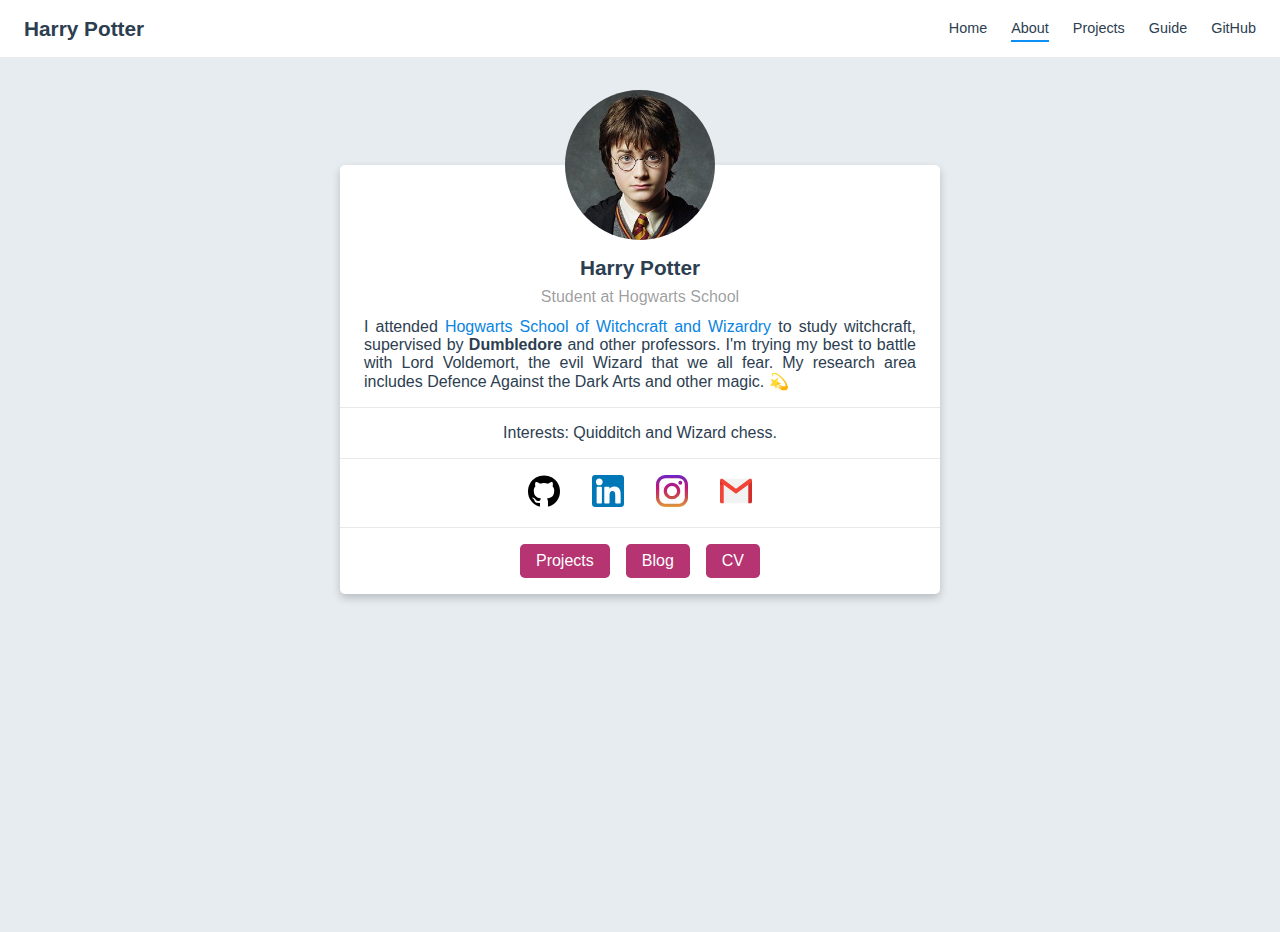
<file: about/index.html>
<!DOCTYPE html>
<html lang="en-US">
  <head>
    <meta charset="utf-8">
    <meta name="viewport" content="width=device-width,initial-scale=1">
    <title>Harry Potter</title>
    <meta name="description" content="The biography and information about me.">
    <meta name="generator" content="VuePress 1.4.0">
    <link rel="icon" href="/logo.png">
    
    <link rel="preload" href="/assets/css/0.styles.739f7d32.css" as="style"><link rel="preload" href="/assets/js/app.d7f94417.js" as="script"><link rel="preload" href="/assets/js/2.3bbe9ba3.js" as="script"><link rel="preload" href="/assets/js/8.b3bedbf1.js" as="script"><link rel="preload" href="/assets/js/3.8a89c427.js" as="script"><link rel="prefetch" href="/assets/js/10.12e359f5.js"><link rel="prefetch" href="/assets/js/11.0fea436a.js"><link rel="prefetch" href="/assets/js/12.a59ea52c.js"><link rel="prefetch" href="/assets/js/13.d57cab73.js"><link rel="prefetch" href="/assets/js/14.1fe10047.js"><link rel="prefetch" href="/assets/js/15.c44dee53.js"><link rel="prefetch" href="/assets/js/16.af20a5d7.js"><link rel="prefetch" href="/assets/js/4.77e56e2b.js"><link rel="prefetch" href="/assets/js/5.0099e394.js"><link rel="prefetch" href="/assets/js/6.a71ad045.js"><link rel="prefetch" href="/assets/js/7.b74a4c63.js"><link rel="prefetch" href="/assets/js/9.84697dfe.js">
    <link rel="stylesheet" href="/assets/css/0.styles.739f7d32.css">
  </head>
  <body>
    <div id="app" data-server-rendered="true"><div class="theme-container no-sidebar about-page"><header class="navbar"><div class="sidebar-button"><svg xmlns="http://www.w3.org/2000/svg" aria-hidden="true" role="img" viewBox="0 0 448 512" class="icon"><path fill="currentColor" d="M436 124H12c-6.627 0-12-5.373-12-12V80c0-6.627 5.373-12 12-12h424c6.627 0 12 5.373 12 12v32c0 6.627-5.373 12-12 12zm0 160H12c-6.627 0-12-5.373-12-12v-32c0-6.627 5.373-12 12-12h424c6.627 0 12 5.373 12 12v32c0 6.627-5.373 12-12 12zm0 160H12c-6.627 0-12-5.373-12-12v-32c0-6.627 5.373-12 12-12h424c6.627 0 12 5.373 12 12v32c0 6.627-5.373 12-12 12z"></path></svg></div> <a href="/" class="home-link router-link-active"><!----> <span class="site-name">Harry Potter</span></a> <div class="links"><!----> <nav class="nav-links can-hide"><div class="nav-item"><a href="/" class="nav-link">
  Home
</a></div><div class="nav-item"><a href="/about/" class="nav-link router-link-exact-active router-link-active">
  About
</a></div><div class="nav-item"><a href="/projects/" class="nav-link">
  Projects
</a></div><div class="nav-item"><a href="/guide/" class="nav-link">
  Guide
</a></div><div class="nav-item"><a href="https://github.com/mtobeiyf/vuepress-homepage" target="_blank" rel="noopener noreferrer" class="nav-link external">
  GitHub
  <svg xmlns="http://www.w3.org/2000/svg" aria-hidden="true" x="0px" y="0px" viewBox="0 0 100 100" width="15" height="15" class="icon outbound"><path fill="currentColor" d="M18.8,85.1h56l0,0c2.2,0,4-1.8,4-4v-32h-8v28h-48v-48h28v-8h-32l0,0c-2.2,0-4,1.8-4,4v56C14.8,83.3,16.6,85.1,18.8,85.1z"></path> <polygon fill="currentColor" points="45.7,48.7 51.3,54.3 77.2,28.5 77.2,37.2 85.2,37.2 85.2,14.9 62.8,14.9 62.8,22.9 71.5,22.9"></polygon></svg></a></div> <!----></nav></div></header> <div class="sidebar-mask"></div> <aside class="sidebar"><nav class="nav-links"><div class="nav-item"><a href="/" class="nav-link">
  Home
</a></div><div class="nav-item"><a href="/about/" class="nav-link router-link-exact-active router-link-active">
  About
</a></div><div class="nav-item"><a href="/projects/" class="nav-link">
  Projects
</a></div><div class="nav-item"><a href="/guide/" class="nav-link">
  Guide
</a></div><div class="nav-item"><a href="https://github.com/mtobeiyf/vuepress-homepage" target="_blank" rel="noopener noreferrer" class="nav-link external">
  GitHub
  <svg xmlns="http://www.w3.org/2000/svg" aria-hidden="true" x="0px" y="0px" viewBox="0 0 100 100" width="15" height="15" class="icon outbound"><path fill="currentColor" d="M18.8,85.1h56l0,0c2.2,0,4-1.8,4-4v-32h-8v28h-48v-48h28v-8h-32l0,0c-2.2,0-4,1.8-4,4v56C14.8,83.3,16.6,85.1,18.8,85.1z"></path> <polygon fill="currentColor" points="45.7,48.7 51.3,54.3 77.2,28.5 77.2,37.2 85.2,37.2 85.2,14.9 62.8,14.9 62.8,22.9 71.5,22.9"></polygon></svg></a></div> <!----></nav>  <!----> </aside> <main class="page"> <div class="theme-default-content content__default"><div class="about-card"><div class="avatar"><img src="/profile.jpg" alt></div> <div class="card"><div class="bio"><div class="head"><span>
          Harry Potter
        </span></div> <div class="info"><span>
          Student at Hogwarts School
        </span></div> <div class="description"><p>I attended <a href="https://en.wikipedia.org/wiki/Hogwarts" target="_blank" rel="noopener noreferrer">Hogwarts School of Witchcraft and Wizardry<svg xmlns="http://www.w3.org/2000/svg" aria-hidden="true" x="0px" y="0px" viewBox="0 0 100 100" width="15" height="15" class="icon outbound"><path fill="currentColor" d="M18.8,85.1h56l0,0c2.2,0,4-1.8,4-4v-32h-8v28h-48v-48h28v-8h-32l0,0c-2.2,0-4,1.8-4,4v56C14.8,83.3,16.6,85.1,18.8,85.1z"></path> <polygon fill="currentColor" points="45.7,48.7 51.3,54.3 77.2,28.5 77.2,37.2 85.2,37.2 85.2,14.9 62.8,14.9 62.8,22.9 71.5,22.9"></polygon></svg></a> to study witchcraft, supervised by <strong>Dumbledore</strong> and other professors. I'm trying my best to battle with Lord Voldemort, the evil Wizard that we all fear. My research area includes Defence Against the Dark Arts and other magic. 💫</p></div></div> <div class="interests"><span>
        Interests: Quidditch and Wizard chess.
      </span></div> <div class="socials"><div><a href="https://github.com/mtobeiyf" target="_blank"><img src="/icons/github.svg" alt="github" title="github"></a></div><div><a href="https://www.linkedin.com" target="_blank"><img src="/icons/linkedin.svg" alt="linkedin" title="linkedin"></a></div><div><a href="https://www.instagram.com" target="_blank"><img src="/icons/instagram.svg" alt="instagram" title="instagram"></a></div><div><a href="mailto:harry[at]gmail.com" target="_blank"><img src="/icons/email.svg" alt="email" title="email"></a></div></div> <div class="actions"><div><a href="/projects/" target="" class="button">
          Projects
        </a></div><div><a href="https://github.com/mtobeiyf" target="_blank" class="button">
          Blog
        </a></div><div><a href="/article/" target="" class="button">
          CV
        </a></div></div></div></div></div> <footer class="page-edit"><!----> <div class="last-updated"><span class="prefix">Last Updated:</span> <span class="time">1/3/2020, 12:57:27 PM</span></div></footer> <!----> </main></div><div class="global-ui"></div></div>
    <script src="/assets/js/app.d7f94417.js" defer></script><script src="/assets/js/2.3bbe9ba3.js" defer></script><script src="/assets/js/8.b3bedbf1.js" defer></script><script src="/assets/js/3.8a89c427.js" defer></script>
  </body>
</html>
</file>
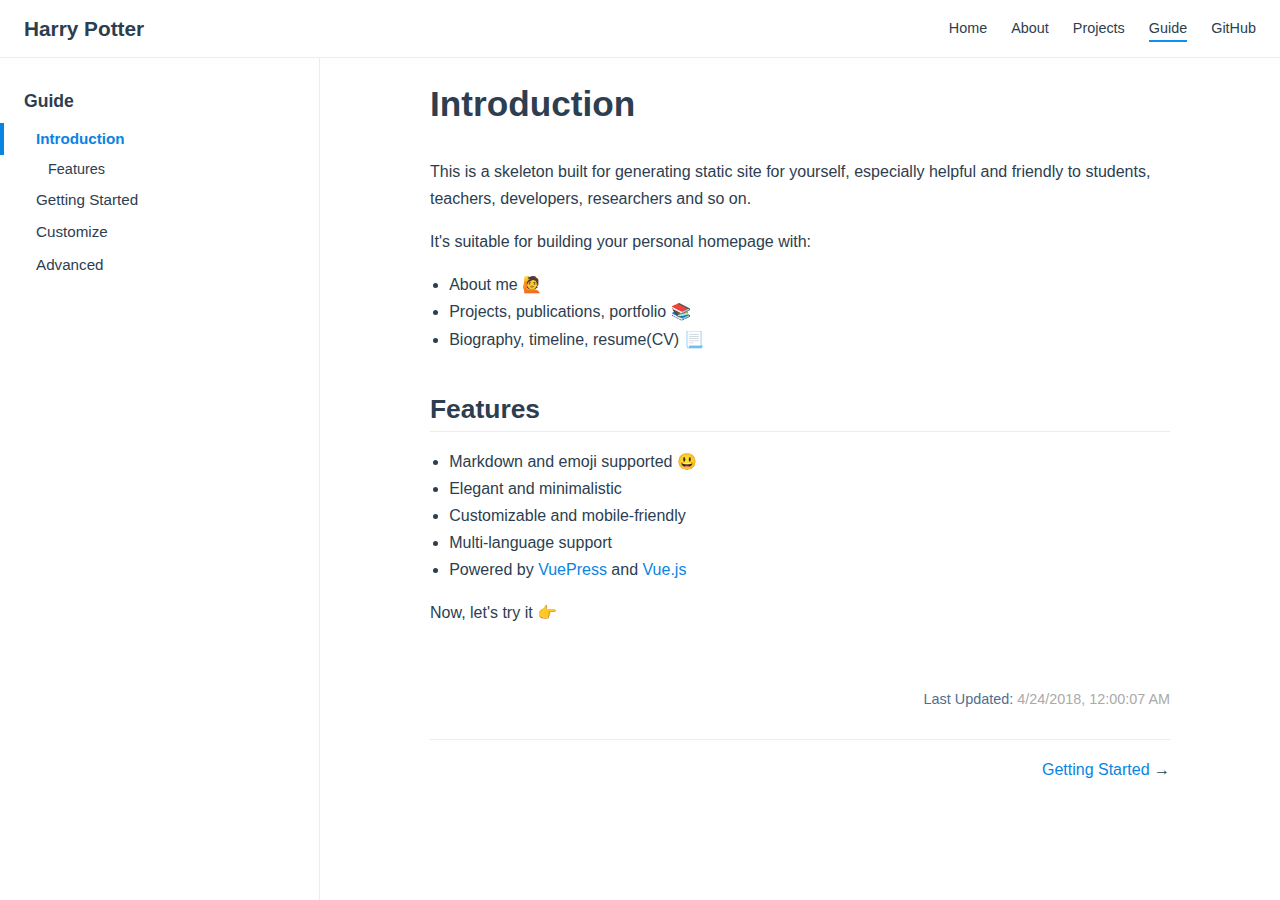
<file: guide/index.html>
<!DOCTYPE html>
<html lang="en-US">
  <head>
    <meta charset="utf-8">
    <meta name="viewport" content="width=device-width,initial-scale=1">
    <title>Introduction | Harry Potter</title>
    <meta name="description" content="The description of the site.">
    <meta name="generator" content="VuePress 1.4.0">
    <link rel="icon" href="/logo.png">
    
    <link rel="preload" href="/assets/css/0.styles.739f7d32.css" as="style"><link rel="preload" href="/assets/js/app.d7f94417.js" as="script"><link rel="preload" href="/assets/js/2.3bbe9ba3.js" as="script"><link rel="preload" href="/assets/js/12.a59ea52c.js" as="script"><link rel="prefetch" href="/assets/js/10.12e359f5.js"><link rel="prefetch" href="/assets/js/11.0fea436a.js"><link rel="prefetch" href="/assets/js/13.d57cab73.js"><link rel="prefetch" href="/assets/js/14.1fe10047.js"><link rel="prefetch" href="/assets/js/15.c44dee53.js"><link rel="prefetch" href="/assets/js/16.af20a5d7.js"><link rel="prefetch" href="/assets/js/3.8a89c427.js"><link rel="prefetch" href="/assets/js/4.77e56e2b.js"><link rel="prefetch" href="/assets/js/5.0099e394.js"><link rel="prefetch" href="/assets/js/6.a71ad045.js"><link rel="prefetch" href="/assets/js/7.b74a4c63.js"><link rel="prefetch" href="/assets/js/8.b3bedbf1.js"><link rel="prefetch" href="/assets/js/9.84697dfe.js">
    <link rel="stylesheet" href="/assets/css/0.styles.739f7d32.css">
  </head>
  <body>
    <div id="app" data-server-rendered="true"><div class="theme-container"><header class="navbar"><div class="sidebar-button"><svg xmlns="http://www.w3.org/2000/svg" aria-hidden="true" role="img" viewBox="0 0 448 512" class="icon"><path fill="currentColor" d="M436 124H12c-6.627 0-12-5.373-12-12V80c0-6.627 5.373-12 12-12h424c6.627 0 12 5.373 12 12v32c0 6.627-5.373 12-12 12zm0 160H12c-6.627 0-12-5.373-12-12v-32c0-6.627 5.373-12 12-12h424c6.627 0 12 5.373 12 12v32c0 6.627-5.373 12-12 12zm0 160H12c-6.627 0-12-5.373-12-12v-32c0-6.627 5.373-12 12-12h424c6.627 0 12 5.373 12 12v32c0 6.627-5.373 12-12 12z"></path></svg></div> <a href="/" class="home-link router-link-active"><!----> <span class="site-name">Harry Potter</span></a> <div class="links"><!----> <nav class="nav-links can-hide"><div class="nav-item"><a href="/" class="nav-link">
  Home
</a></div><div class="nav-item"><a href="/about/" class="nav-link">
  About
</a></div><div class="nav-item"><a href="/projects/" class="nav-link">
  Projects
</a></div><div class="nav-item"><a href="/guide/" class="nav-link router-link-exact-active router-link-active">
  Guide
</a></div><div class="nav-item"><a href="https://github.com/mtobeiyf/vuepress-homepage" target="_blank" rel="noopener noreferrer" class="nav-link external">
  GitHub
  <svg xmlns="http://www.w3.org/2000/svg" aria-hidden="true" x="0px" y="0px" viewBox="0 0 100 100" width="15" height="15" class="icon outbound"><path fill="currentColor" d="M18.8,85.1h56l0,0c2.2,0,4-1.8,4-4v-32h-8v28h-48v-48h28v-8h-32l0,0c-2.2,0-4,1.8-4,4v56C14.8,83.3,16.6,85.1,18.8,85.1z"></path> <polygon fill="currentColor" points="45.7,48.7 51.3,54.3 77.2,28.5 77.2,37.2 85.2,37.2 85.2,14.9 62.8,14.9 62.8,22.9 71.5,22.9"></polygon></svg></a></div> <!----></nav></div></header> <div class="sidebar-mask"></div> <aside class="sidebar"><nav class="nav-links"><div class="nav-item"><a href="/" class="nav-link">
  Home
</a></div><div class="nav-item"><a href="/about/" class="nav-link">
  About
</a></div><div class="nav-item"><a href="/projects/" class="nav-link">
  Projects
</a></div><div class="nav-item"><a href="/guide/" class="nav-link router-link-exact-active router-link-active">
  Guide
</a></div><div class="nav-item"><a href="https://github.com/mtobeiyf/vuepress-homepage" target="_blank" rel="noopener noreferrer" class="nav-link external">
  GitHub
  <svg xmlns="http://www.w3.org/2000/svg" aria-hidden="true" x="0px" y="0px" viewBox="0 0 100 100" width="15" height="15" class="icon outbound"><path fill="currentColor" d="M18.8,85.1h56l0,0c2.2,0,4-1.8,4-4v-32h-8v28h-48v-48h28v-8h-32l0,0c-2.2,0-4,1.8-4,4v56C14.8,83.3,16.6,85.1,18.8,85.1z"></path> <polygon fill="currentColor" points="45.7,48.7 51.3,54.3 77.2,28.5 77.2,37.2 85.2,37.2 85.2,14.9 62.8,14.9 62.8,22.9 71.5,22.9"></polygon></svg></a></div> <!----></nav>  <ul class="sidebar-links"><li><section class="sidebar-group depth-0"><p class="sidebar-heading open"><span>Guide</span> <!----></p> <ul class="sidebar-links sidebar-group-items"><li><a href="/guide/" class="active sidebar-link">Introduction</a><ul class="sidebar-sub-headers"><li class="sidebar-sub-header"><a href="/guide/#features" class="sidebar-link">Features</a></li></ul></li><li><a href="/guide/getting-started.html" class="sidebar-link">Getting Started</a></li><li><a href="/guide/customize.html" class="sidebar-link">Customize</a></li><li><a href="/guide/advanced.html" class="sidebar-link">Advanced</a></li></ul></section></li></ul> </aside> <main class="page"> <div class="theme-default-content content__default"><h1 id="introduction">Introduction</h1> <p>This is a skeleton built for generating static site for yourself, especially helpful and friendly to students, teachers, developers, researchers and so on.</p> <p>It's suitable for building your personal homepage with:</p> <ul><li>About me 🙋</li> <li>Projects, publications, portfolio 📚</li> <li>Biography, timeline, resume(CV) 📃</li></ul> <h2 id="features">Features</h2> <ul><li>Markdown and emoji supported 😃</li> <li>Elegant and minimalistic</li> <li>Customizable and mobile-friendly</li> <li>Multi-language support</li> <li>Powered by <a href="https://vuepress.vuejs.org/" target="_blank" rel="noopener noreferrer">VuePress<svg xmlns="http://www.w3.org/2000/svg" aria-hidden="true" x="0px" y="0px" viewBox="0 0 100 100" width="15" height="15" class="icon outbound"><path fill="currentColor" d="M18.8,85.1h56l0,0c2.2,0,4-1.8,4-4v-32h-8v28h-48v-48h28v-8h-32l0,0c-2.2,0-4,1.8-4,4v56C14.8,83.3,16.6,85.1,18.8,85.1z"></path> <polygon fill="currentColor" points="45.7,48.7 51.3,54.3 77.2,28.5 77.2,37.2 85.2,37.2 85.2,14.9 62.8,14.9 62.8,22.9 71.5,22.9"></polygon></svg></a> and <a href="https://vuejs.org/" target="_blank" rel="noopener noreferrer">Vue.js<svg xmlns="http://www.w3.org/2000/svg" aria-hidden="true" x="0px" y="0px" viewBox="0 0 100 100" width="15" height="15" class="icon outbound"><path fill="currentColor" d="M18.8,85.1h56l0,0c2.2,0,4-1.8,4-4v-32h-8v28h-48v-48h28v-8h-32l0,0c-2.2,0-4,1.8-4,4v56C14.8,83.3,16.6,85.1,18.8,85.1z"></path> <polygon fill="currentColor" points="45.7,48.7 51.3,54.3 77.2,28.5 77.2,37.2 85.2,37.2 85.2,14.9 62.8,14.9 62.8,22.9 71.5,22.9"></polygon></svg></a></li></ul> <p>Now, let's try it 👉</p></div> <footer class="page-edit"><!----> <div class="last-updated"><span class="prefix">Last Updated:</span> <span class="time">4/24/2018, 12:00:07 AM</span></div></footer> <div class="page-nav"><p class="inner"><!----> <span class="next"><a href="/guide/getting-started.html">
        Getting Started
      </a>
      →
    </span></p></div> </main></div><div class="global-ui"></div></div>
    <script src="/assets/js/app.d7f94417.js" defer></script><script src="/assets/js/2.3bbe9ba3.js" defer></script><script src="/assets/js/12.a59ea52c.js" defer></script>
  </body>
</html>
</file>
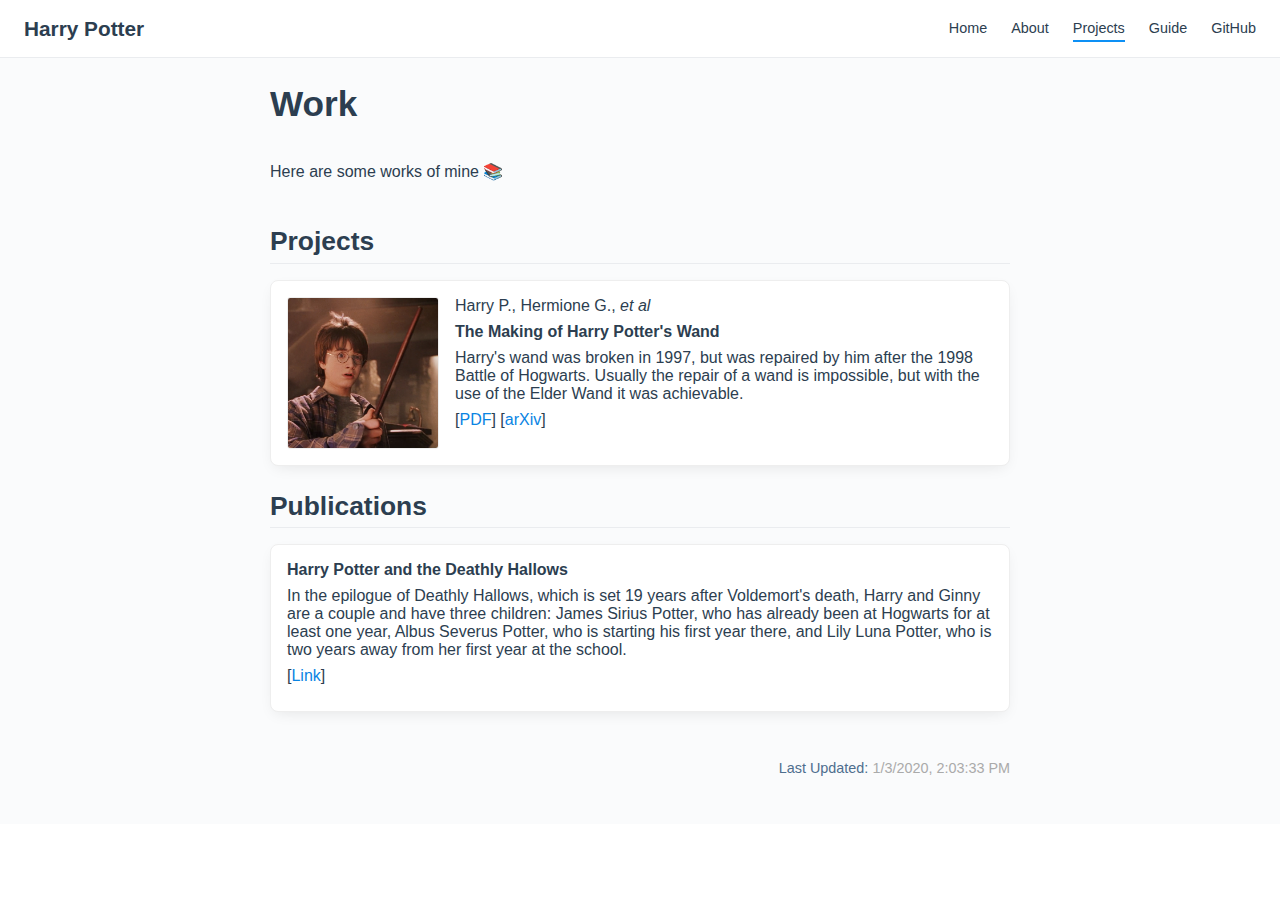
<file: projects/index.html>
<!DOCTYPE html>
<html lang="en-US">
  <head>
    <meta charset="utf-8">
    <meta name="viewport" content="width=device-width,initial-scale=1">
    <title>Work | Harry Potter</title>
    <meta name="description" content="The description of the site.">
    <meta name="generator" content="VuePress 1.4.0">
    <link rel="icon" href="/logo.png">
    
    <link rel="preload" href="/assets/css/0.styles.739f7d32.css" as="style"><link rel="preload" href="/assets/js/app.d7f94417.js" as="script"><link rel="preload" href="/assets/js/2.3bbe9ba3.js" as="script"><link rel="preload" href="/assets/js/9.84697dfe.js" as="script"><link rel="preload" href="/assets/js/5.0099e394.js" as="script"><link rel="prefetch" href="/assets/js/10.12e359f5.js"><link rel="prefetch" href="/assets/js/11.0fea436a.js"><link rel="prefetch" href="/assets/js/12.a59ea52c.js"><link rel="prefetch" href="/assets/js/13.d57cab73.js"><link rel="prefetch" href="/assets/js/14.1fe10047.js"><link rel="prefetch" href="/assets/js/15.c44dee53.js"><link rel="prefetch" href="/assets/js/16.af20a5d7.js"><link rel="prefetch" href="/assets/js/3.8a89c427.js"><link rel="prefetch" href="/assets/js/4.77e56e2b.js"><link rel="prefetch" href="/assets/js/6.a71ad045.js"><link rel="prefetch" href="/assets/js/7.b74a4c63.js"><link rel="prefetch" href="/assets/js/8.b3bedbf1.js">
    <link rel="stylesheet" href="/assets/css/0.styles.739f7d32.css">
  </head>
  <body>
    <div id="app" data-server-rendered="true"><div class="theme-container no-sidebar projects-page"><header class="navbar"><div class="sidebar-button"><svg xmlns="http://www.w3.org/2000/svg" aria-hidden="true" role="img" viewBox="0 0 448 512" class="icon"><path fill="currentColor" d="M436 124H12c-6.627 0-12-5.373-12-12V80c0-6.627 5.373-12 12-12h424c6.627 0 12 5.373 12 12v32c0 6.627-5.373 12-12 12zm0 160H12c-6.627 0-12-5.373-12-12v-32c0-6.627 5.373-12 12-12h424c6.627 0 12 5.373 12 12v32c0 6.627-5.373 12-12 12zm0 160H12c-6.627 0-12-5.373-12-12v-32c0-6.627 5.373-12 12-12h424c6.627 0 12 5.373 12 12v32c0 6.627-5.373 12-12 12z"></path></svg></div> <a href="/" class="home-link router-link-active"><!----> <span class="site-name">Harry Potter</span></a> <div class="links"><!----> <nav class="nav-links can-hide"><div class="nav-item"><a href="/" class="nav-link">
  Home
</a></div><div class="nav-item"><a href="/about/" class="nav-link">
  About
</a></div><div class="nav-item"><a href="/projects/" class="nav-link router-link-exact-active router-link-active">
  Projects
</a></div><div class="nav-item"><a href="/guide/" class="nav-link">
  Guide
</a></div><div class="nav-item"><a href="https://github.com/mtobeiyf/vuepress-homepage" target="_blank" rel="noopener noreferrer" class="nav-link external">
  GitHub
  <svg xmlns="http://www.w3.org/2000/svg" aria-hidden="true" x="0px" y="0px" viewBox="0 0 100 100" width="15" height="15" class="icon outbound"><path fill="currentColor" d="M18.8,85.1h56l0,0c2.2,0,4-1.8,4-4v-32h-8v28h-48v-48h28v-8h-32l0,0c-2.2,0-4,1.8-4,4v56C14.8,83.3,16.6,85.1,18.8,85.1z"></path> <polygon fill="currentColor" points="45.7,48.7 51.3,54.3 77.2,28.5 77.2,37.2 85.2,37.2 85.2,14.9 62.8,14.9 62.8,22.9 71.5,22.9"></polygon></svg></a></div> <!----></nav></div></header> <div class="sidebar-mask"></div> <aside class="sidebar"><nav class="nav-links"><div class="nav-item"><a href="/" class="nav-link">
  Home
</a></div><div class="nav-item"><a href="/about/" class="nav-link">
  About
</a></div><div class="nav-item"><a href="/projects/" class="nav-link router-link-exact-active router-link-active">
  Projects
</a></div><div class="nav-item"><a href="/guide/" class="nav-link">
  Guide
</a></div><div class="nav-item"><a href="https://github.com/mtobeiyf/vuepress-homepage" target="_blank" rel="noopener noreferrer" class="nav-link external">
  GitHub
  <svg xmlns="http://www.w3.org/2000/svg" aria-hidden="true" x="0px" y="0px" viewBox="0 0 100 100" width="15" height="15" class="icon outbound"><path fill="currentColor" d="M18.8,85.1h56l0,0c2.2,0,4-1.8,4-4v-32h-8v28h-48v-48h28v-8h-32l0,0c-2.2,0-4,1.8-4,4v56C14.8,83.3,16.6,85.1,18.8,85.1z"></path> <polygon fill="currentColor" points="45.7,48.7 51.3,54.3 77.2,28.5 77.2,37.2 85.2,37.2 85.2,14.9 62.8,14.9 62.8,22.9 71.5,22.9"></polygon></svg></a></div> <!----></nav>  <!----> </aside> <main class="page"> <div class="theme-default-content content__default"><h1 id="work">Work</h1> <p>Here are some works of mine 📚</p> <h2 id="projects">Projects</h2> <div class="md-card show-border"><div class="card-image"><img src="/projects/1.png" alt></div> <div class="card-content"><p>Harry P., Hermione G., <em>et al</em></p> <p><strong>The Making of Harry Potter's Wand</strong></p> <p>Harry's wand was broken in 1997, but was repaired by him after the 1998 Battle of Hogwarts. Usually the repair of a wand is impossible, but with the use of the Elder Wand it was achievable.</p> <p>[<a href="https://www.google.com" target="_blank" rel="noopener noreferrer">PDF<svg xmlns="http://www.w3.org/2000/svg" aria-hidden="true" x="0px" y="0px" viewBox="0 0 100 100" width="15" height="15" class="icon outbound"><path fill="currentColor" d="M18.8,85.1h56l0,0c2.2,0,4-1.8,4-4v-32h-8v28h-48v-48h28v-8h-32l0,0c-2.2,0-4,1.8-4,4v56C14.8,83.3,16.6,85.1,18.8,85.1z"></path> <polygon fill="currentColor" points="45.7,48.7 51.3,54.3 77.2,28.5 77.2,37.2 85.2,37.2 85.2,14.9 62.8,14.9 62.8,22.9 71.5,22.9"></polygon></svg></a>] [<a href="https://arxiv.org" target="_blank" rel="noopener noreferrer">arXiv<svg xmlns="http://www.w3.org/2000/svg" aria-hidden="true" x="0px" y="0px" viewBox="0 0 100 100" width="15" height="15" class="icon outbound"><path fill="currentColor" d="M18.8,85.1h56l0,0c2.2,0,4-1.8,4-4v-32h-8v28h-48v-48h28v-8h-32l0,0c-2.2,0-4,1.8-4,4v56C14.8,83.3,16.6,85.1,18.8,85.1z"></path> <polygon fill="currentColor" points="45.7,48.7 51.3,54.3 77.2,28.5 77.2,37.2 85.2,37.2 85.2,14.9 62.8,14.9 62.8,22.9 71.5,22.9"></polygon></svg></a>]</p></div></div> <h2 id="publications">Publications</h2> <div class="md-card show-border"><!----> <div class="card-content"><p><strong>Harry Potter and the Deathly Hallows</strong></p> <p>In the epilogue of Deathly Hallows, which is set 19 years after Voldemort's death, Harry and Ginny are a couple and have three children: James Sirius Potter, who has already been at Hogwarts for at least one year, Albus Severus Potter, who is starting his first year there, and Lily Luna Potter, who is two years away from her first year at the school.</p> <p>[<a href="https://www.google.com" target="_blank" rel="noopener noreferrer">Link<svg xmlns="http://www.w3.org/2000/svg" aria-hidden="true" x="0px" y="0px" viewBox="0 0 100 100" width="15" height="15" class="icon outbound"><path fill="currentColor" d="M18.8,85.1h56l0,0c2.2,0,4-1.8,4-4v-32h-8v28h-48v-48h28v-8h-32l0,0c-2.2,0-4,1.8-4,4v56C14.8,83.3,16.6,85.1,18.8,85.1z"></path> <polygon fill="currentColor" points="45.7,48.7 51.3,54.3 77.2,28.5 77.2,37.2 85.2,37.2 85.2,14.9 62.8,14.9 62.8,22.9 71.5,22.9"></polygon></svg></a>]</p></div></div></div> <footer class="page-edit"><!----> <div class="last-updated"><span class="prefix">Last Updated:</span> <span class="time">1/3/2020, 2:03:33 PM</span></div></footer> <!----> </main></div><div class="global-ui"></div></div>
    <script src="/assets/js/app.d7f94417.js" defer></script><script src="/assets/js/2.3bbe9ba3.js" defer></script><script src="/assets/js/9.84697dfe.js" defer></script><script src="/assets/js/5.0099e394.js" defer></script>
  </body>
</html>
</file>
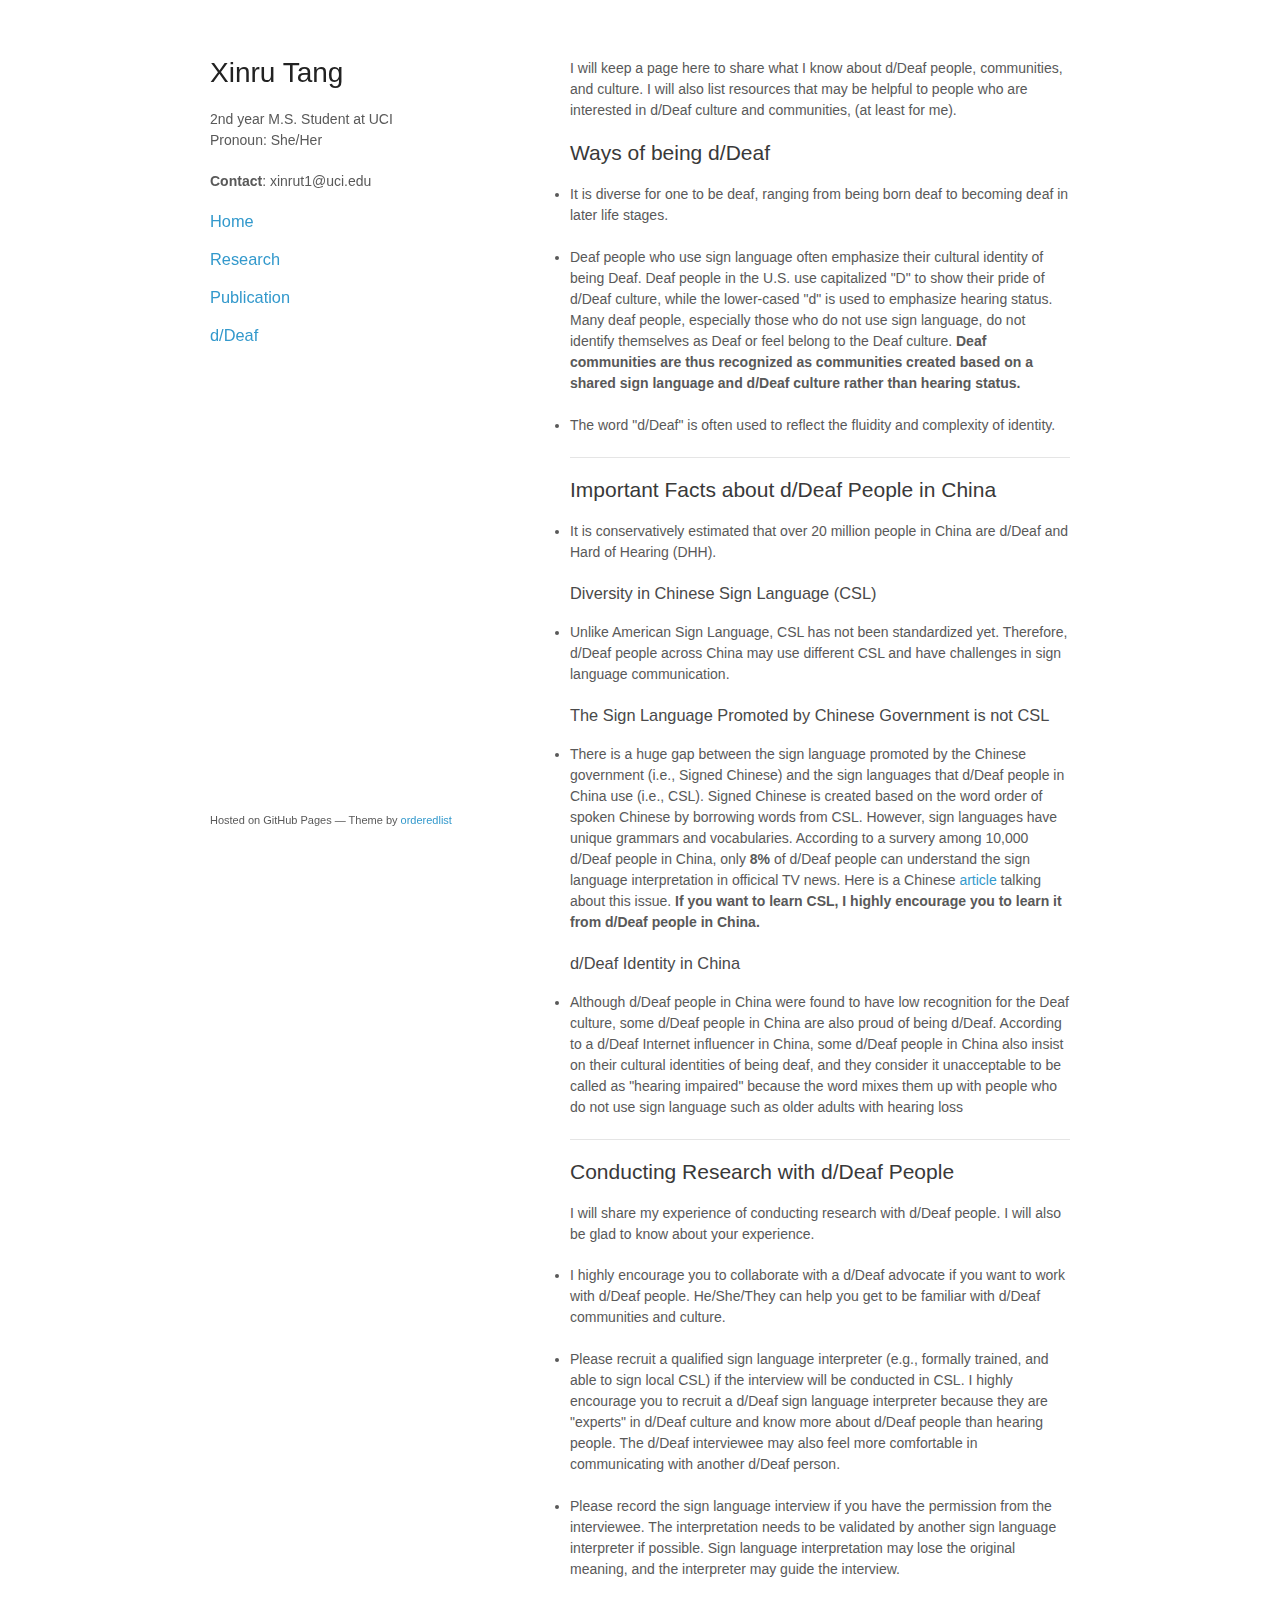
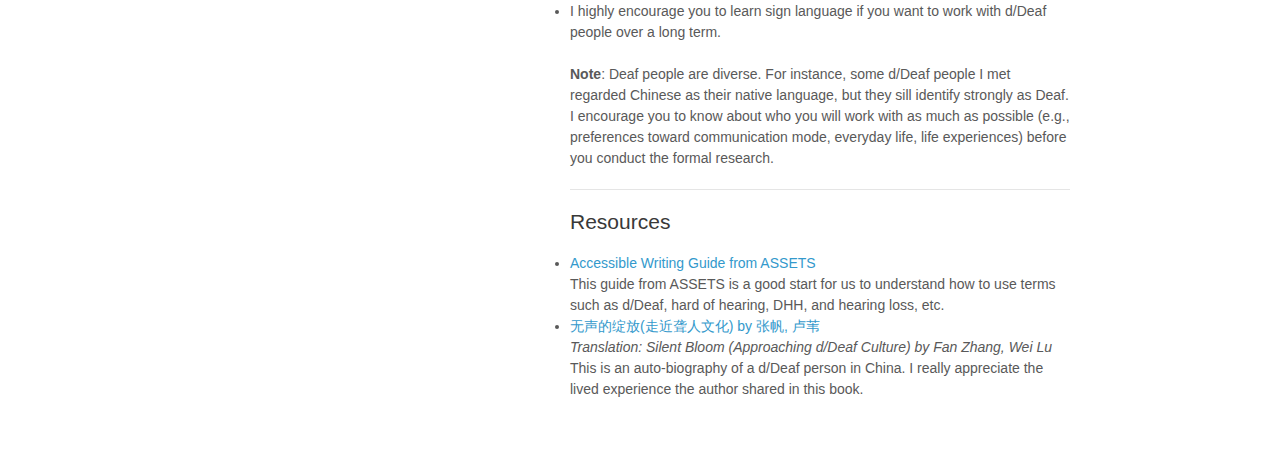
<file: deaf.html>
<!doctype html>
<html>
<head>
    <meta charset="utf-8">
    <meta http-equiv="X-UA-Compatible" content="chrome=1">
    <title>Xinru Tang</title>

    <link rel="stylesheet" href="stylesheets/styles.css">
    <link rel="stylesheet" href="stylesheets/pygment_trac.css">
    <meta name="viewport" content="width=device-width">
    <!--[if lt IE 9]>
    <script src="//html5shiv.googlecode.com/svn/trunk/html5.js"></script>
    <![endif]-->
</head>
<body>
<div class="wrapper">
    <header>
        <h1>Xinru Tang</h1>
        <p>2nd year M.S. Student at UCI<br>Pronoun: She/Her</p>
        <p><b>Contact</b>: xinrut1@uci.edu</p>
        <h3><p class="view"><a href="index.html">Home</a></p></h3>
        <h3><p class="view"><a href="research.html">Research</a></p></h3>
        <h3><p class="view"><a href="publication.html">Publication</a></p></h3>
        <h3><p class="view"><a href="deaf.html">d/Deaf</a></p></h3>
    </header>

    <section>
        <p>I will keep a page here to share what I know about d/Deaf people, communities, and culture.
            I will also list resources that may be helpful to people who are interested in d/Deaf culture and communities, (at least for me).</p>

        <h2>Ways of being d/Deaf</h2>
        <li>It is diverse for one to be deaf, ranging from being born deaf to becoming deaf in later life stages.</li><br>

        <li>Deaf people who use sign language often emphasize their cultural identity of being Deaf. Deaf people in the U.S. use capitalized "D" to show
            their pride of d/Deaf culture, while the lower-cased "d" is used to emphasize hearing status.
            Many deaf people, especially those who do not use sign language, do not identify themselves as Deaf or feel belong to the Deaf culture.
            <b>Deaf communities are thus recognized as communities created based on a shared sign language and d/Deaf culture rather than hearing status.</b></li><br>

        <li>The word "d/Deaf" is often used to reflect the fluidity and complexity of identity.</b></li><br>
        <hr/>


        <h2>Important Facts about d/Deaf People in China</h2>
        <li>It is conservatively estimated that over 20 million people in China are d/Deaf and Hard of Hearing (DHH).</li><br>

        <h3>Diversity in Chinese Sign Language (CSL)</h3>
        <li>Unlike American Sign Language, CSL has not been standardized yet. Therefore, d/Deaf people across China
        may use different CSL and have challenges in sign language communication. </li><br>

        <h3>The Sign Language Promoted by Chinese Government is not CSL</h3>
        <li>There is a huge gap between the sign language promoted by the Chinese government (i.e., Signed Chinese)
        and the sign languages that d/Deaf people in China use (i.e., CSL). Signed Chinese is created based on the word order
        of spoken Chinese by borrowing words from CSL. However, sign languages have unique grammars and vocabularies.
        According to a survery among 10,000 d/Deaf people in China, only <b>8%</b> of d/Deaf people can understand the sign language interpretation in officical
        TV news. Here is a Chinese <a href="https://mp.weixin.qq.com/s/ERI05cuX9QpmpzumXCREaw">article</a> talking about this issue.
        <b>If you want to learn CSL, I highly encourage you to learn it from d/Deaf people in China.</b></li><br>

        <h3>d/Deaf Identity in China</h3>
        <li>Although d/Deaf people in China were found to have low recognition for the Deaf culture, some d/Deaf people in China are also proud of being d/Deaf.
            According to a d/Deaf Internet influencer in China, some d/Deaf people in China also insist on their cultural identities of being deaf,
            and they consider it unacceptable to be called as "hearing impaired" because the word mixes them up with people
            who do not use sign language such as older adults with hearing loss</li><br>
        <hr/>


        <h2>Conducting Research with d/Deaf People</h2>
        <p>I will share my experience of conducting research with d/Deaf people. I will also be glad to know about your experience.</p>
        <li>I highly encourage you to collaborate with a d/Deaf advocate if you want to work with d/Deaf people. He/She/They can help you get to be familiar with
        d/Deaf communities and culture.</li><br>

        <li>Please recruit a qualified sign language interpreter (e.g., formally trained, and able to sign local CSL) if the interview will
            be conducted in CSL. I highly encourage you to recruit a d/Deaf sign language interpreter because they are "experts" in d/Deaf culture and know more about d/Deaf people than hearing people.
        The d/Deaf interviewee may also feel more comfortable in communicating with another d/Deaf person.</li><br>

        <li>Please record the sign language interview if you have the permission from the interviewee. The interpretation needs to be validated by another
        sign language interpreter if possible. Sign language interpretation may lose the original meaning, and the interpreter may guide the interview.</li><br>

        <li>I highly encourage you to learn sign language if you want to work with d/Deaf people over a long term.</li><br>

        <p><b>Note</b>: Deaf people are diverse. For instance, some d/Deaf people I met regarded Chinese as their native language, but they sill
            identify strongly as Deaf. I encourage you to know about who you will work with as much as possible (e.g., preferences toward communication mode, everyday life, life experiences)
            before you conduct the formal research.</p>
        <hr/>

        <h2>Resources</h2>
        <li><a href="https://www.sigaccess.org/welcome-to-sigaccess/resources/accessible-writing-guide/">Accessible Writing Guide from ASSETS</a></li>
        This guide from ASSETS is a good start for us to understand how to use terms such as d/Deaf, hard of hearing, DHH, and hearing loss, etc.

        <li><a href="https://book.douban.com/subject/27123176/">无声的绽放(走近聋人文化) by 张帆, 卢苇</a></li>
        <i>Translation: Silent Bloom (Approaching d/Deaf Culture) by Fan Zhang, Wei Lu</i>
        This is an auto-biography of a d/Deaf person in China. I really appreciate the lived experience the author shared in this book.

    </section>
    <footer>
        <p><small>Hosted on GitHub Pages &mdash; Theme by <a href="https://github.com/orderedlist">orderedlist</a></small></p>
    </footer>
</div>
<script src="javascripts/scale.fix.js"></script>
</body>
</html>
</file>
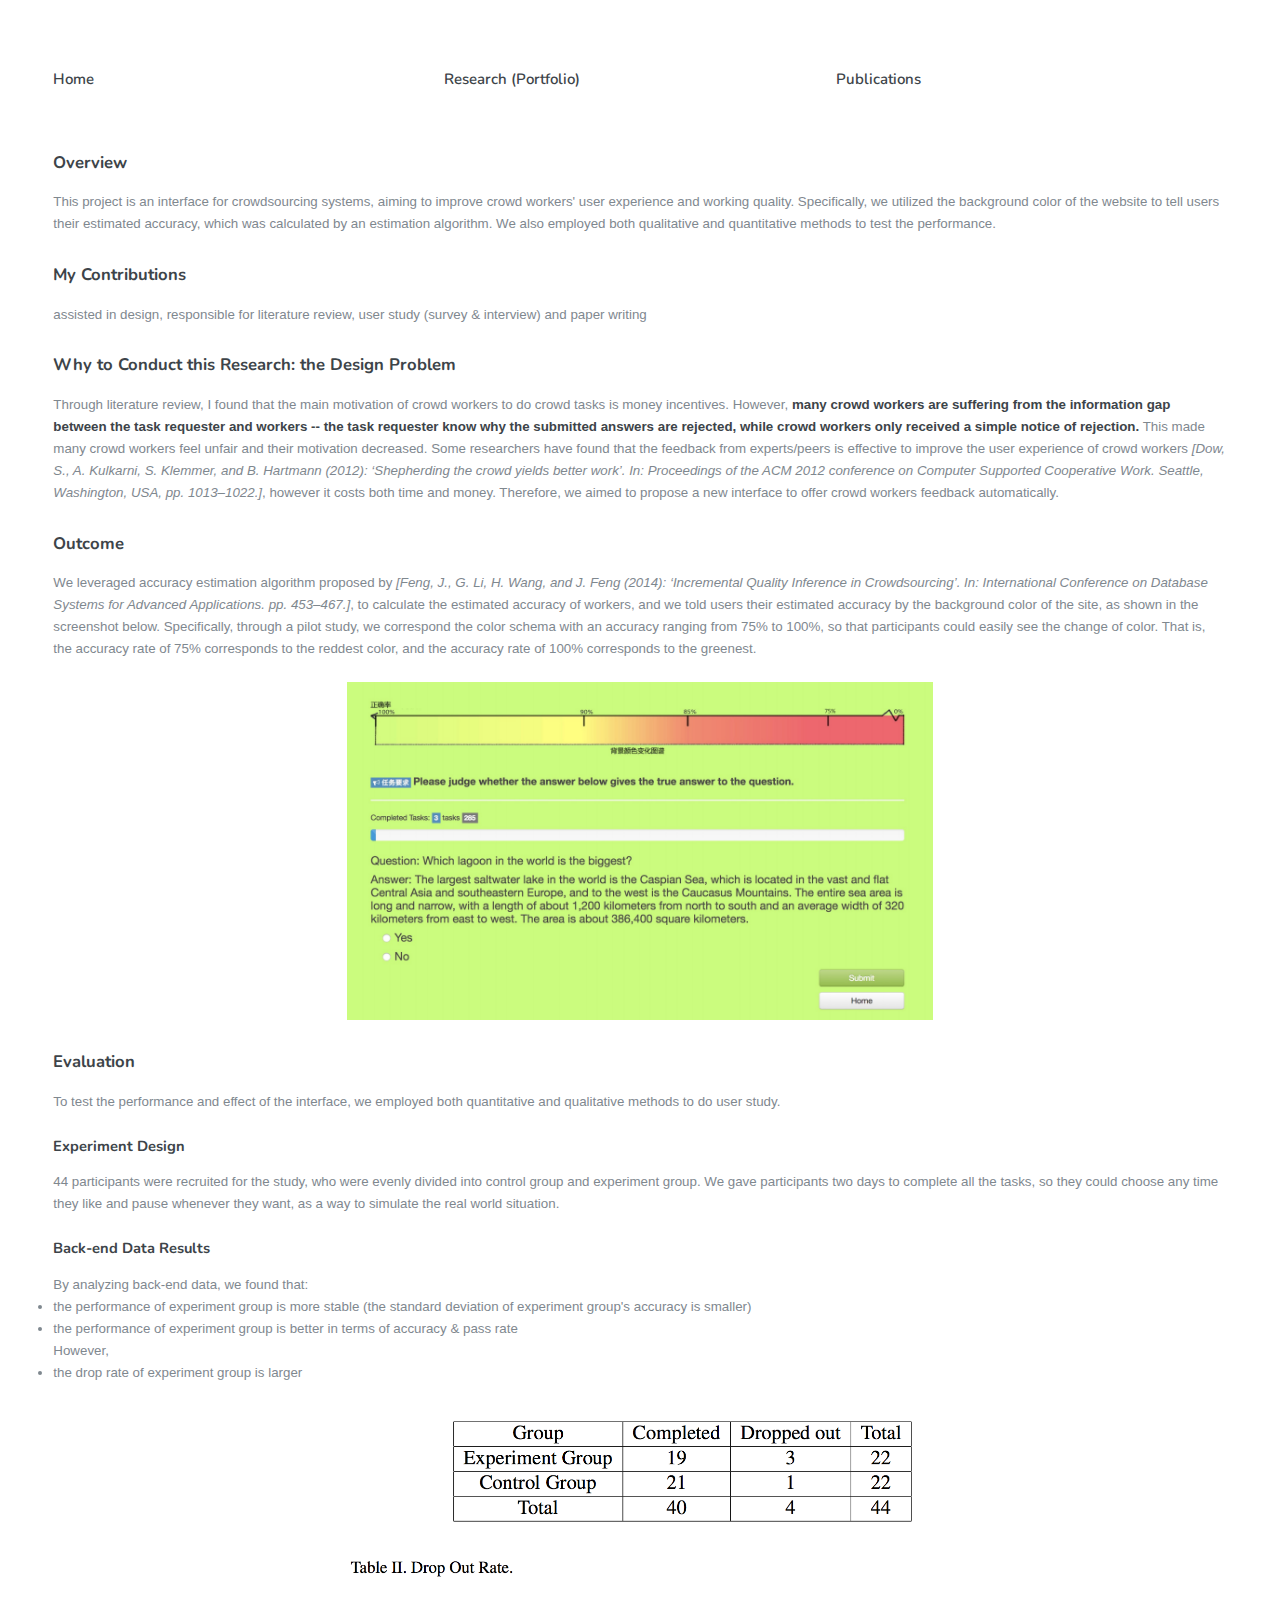
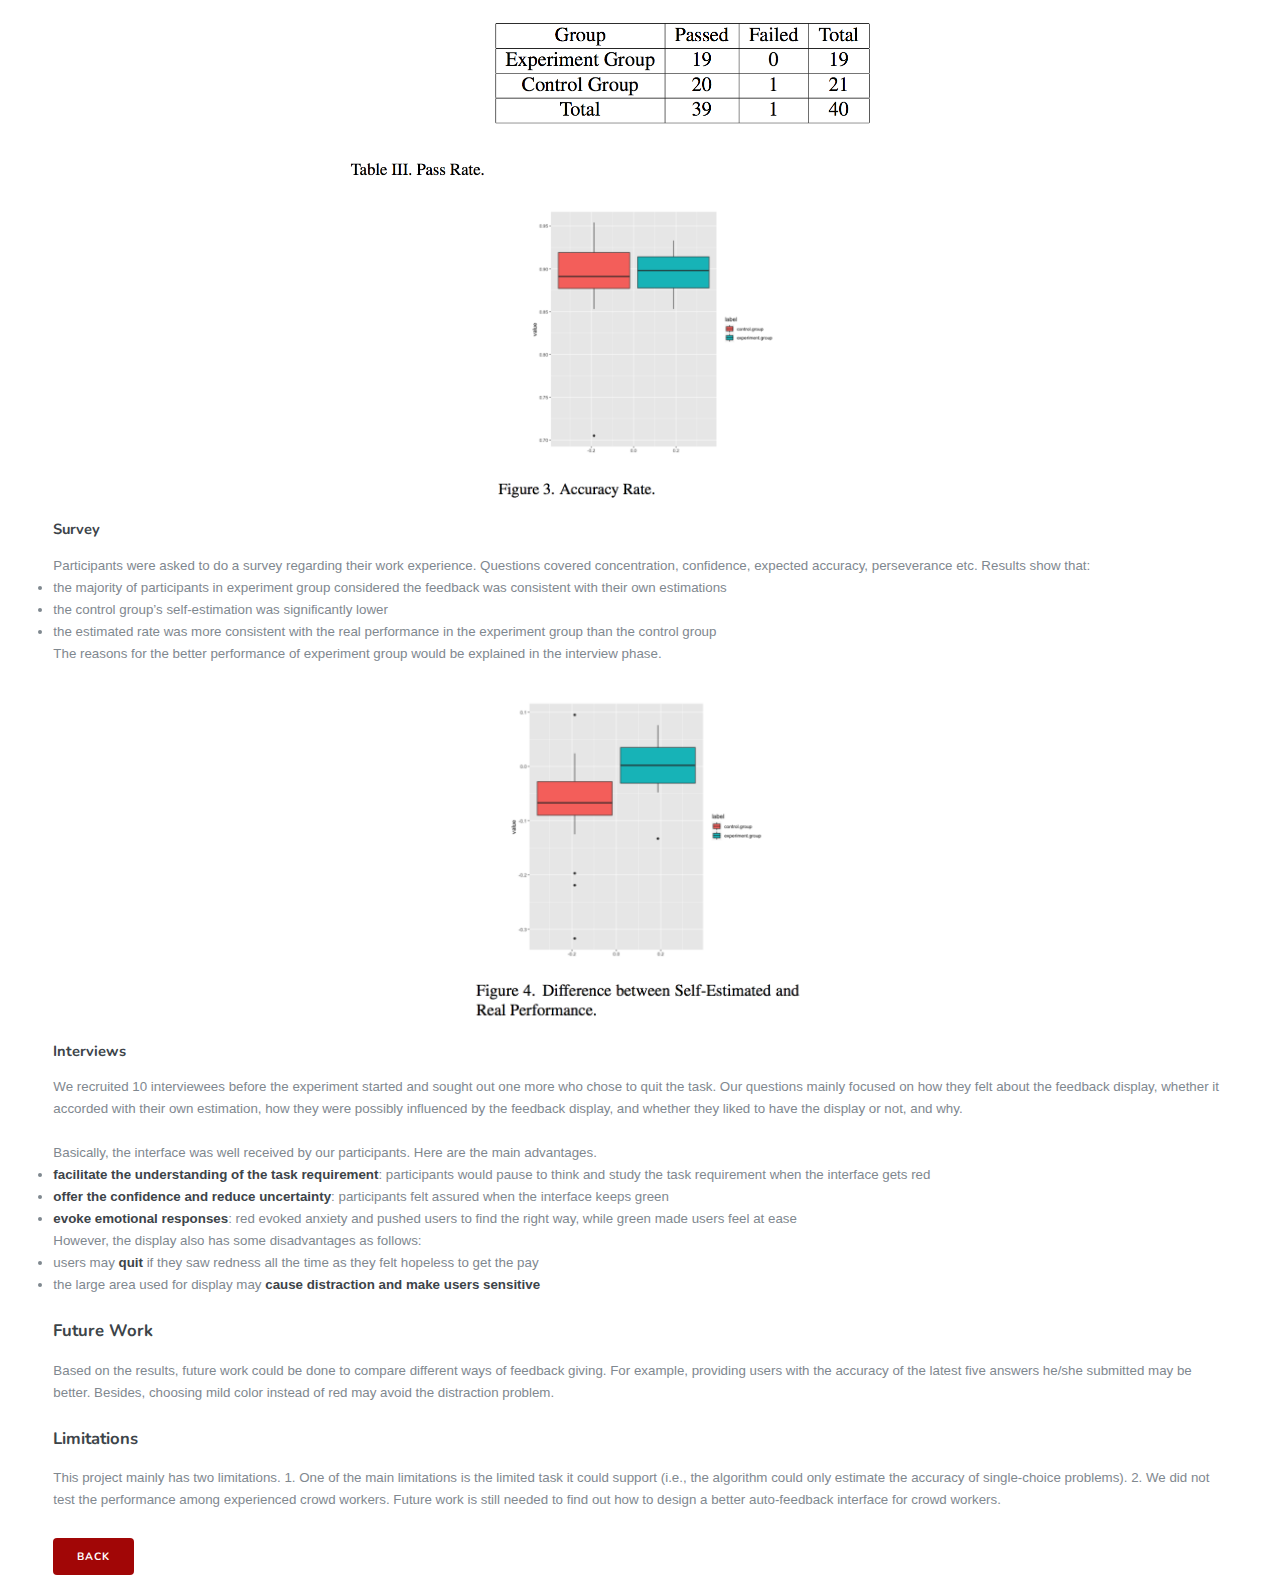
<file: pj1.html>
<!DOCTYPE HTML>
<!--
	Editorial by HTML5 UP
	html5up.net | @ajlkn
	Free for personal and commercial use under the CCA 3.0 license (html5up.net/license)
-->
<html>
<head>
    <title>Xinru Tang - Audi</title>
    <meta charset="utf-8" />
    <meta name="viewport" content="width=device-width, initial-scale=1, user-scalable=no" />
    <link rel="stylesheet" href="assets/css/main.css" />
    <link href="https://fonts.googleapis.com/css2?family=Nunito&display=swap" rel="stylesheet">
</head>
<body class="is-preload">

<!-- Wrapper -->
<div id="wrapper">
    <!-- Main -->
    <div id="main">
        <div class="inner">

            <!-- Header -->
            <header id="header">
                <a href="index.html" class="logo"><strong>Home</strong></a>
                <a href="research.html" class="logo"><strong>Research (Portfolio)</strong></a>
                <a href="publications.html" class="logo"><strong>Publications</strong></a>
            </header>

            <!-- Content -->
            <section>
                <h3>Overview</h3>
                <p>This project is an interface for crowdsourcing systems, aiming to improve crowd workers' user experience and
                    working quality. Specifically, we utilized the background color of the website to tell users their estimated
                accuracy, which was calculated by an estimation algorithm. We also employed both qualitative and quantitative methods to test the performance.</p>

                <h3>My Contributions</h3>
                <p>assisted in design, responsible for literature review, user study (survey & interview) and paper writing</p>

                <h3>Why to Conduct this Research: the Design Problem</h3>
                <p>Through literature review, I found that the main motivation of crowd workers to do crowd tasks is money incentives. However,
                    <strong>many crowd workers are suffering from the information gap between the task requester and workers -- the task requester
                        know why the submitted answers are rejected, while crowd workers only received a simple notice of rejection.</strong> This made many crowd workers
                    feel unfair and their motivation decreased. Some researchers have found that the feedback from experts/peers is effective to
                    improve the user experience of crowd workers <i>[Dow, S., A. Kulkarni, S. Klemmer, and B. Hartmann (2012): ‘Shepherding the crowd yields better
                    work’. In: Proceedings of the ACM 2012 conference on Computer Supported Cooperative Work.
                        Seattle, Washington, USA, pp. 1013–1022.]</i>, however it costs both time and money.
                    Therefore, we aimed to propose a new interface to offer crowd workers feedback automatically.
                </p>

                <h3>Outcome</h3>
                We leveraged accuracy estimation algorithm proposed by <i>[Feng, J., G. Li, H. Wang, and J. Feng (2014): ‘Incremental Quality Inference in Crowdsourcing’. In:
                International Conference on Database Systems for Advanced Applications. pp. 453–467.]</i>, to calculate the estimated accuracy of workers, and we told users
                their estimated accuracy by the background color of the site, as shown in the screenshot below. Specifically, through a pilot study, we correspond the color schema with an
                accuracy ranging from 75% to 100%, so that participants could easily see the change of color. That is, the accuracy rate of 75% corresponds
                to the reddest color, and the accuracy rate of 100% corresponds to the greenest. <br/><br/>
                <div align="middle"><span><img style="max-width:50%;overflow:hidden;" src="images/audi_interface.png" alt=""/></span><br/><br/></div>

                <h3>Evaluation</h3>
                To test the performance and effect of the interface, we employed both quantitative and qualitative methods to do user study.<br/><br/>

                <h4>Experiment Design</h4>
                44 participants were recruited for the study, who were evenly divided into control group and experiment group. We gave participants two days to
                complete all the tasks, so they could choose any time they like and pause whenever they want, as a way to simulate the real world situation.<br/><br/>

                <h4>Back-end Data Results</h4>
                By analyzing back-end data, we found that:
                <li>the performance of experiment group is more stable (the standard deviation of experiment group's accuracy is smaller)</li>
                <li>the performance of experiment group is better in terms of accuracy & pass rate</li>
                However,
                <li>the drop rate of experiment group is larger</li><br/>
                <div align="middle">
                <span><img align="middle" style="max-width:50%;overflow:hidden;" src="images/audi-table.png" alt=""/></span><br/>
                    <span><img align="middle" style="max-width:26%;overflow:hidden;" src="images/audi-acc.png" alt=""/></span>
                </div>



                <h4>Survey</h4>
                Participants were asked to do a survey regarding their work experience. Questions covered concentration,
                confidence, expected accuracy, perseverance etc. Results show that: <br/>
                <li>the majority of participants in experiment group considered the feedback was consistent with their own estimations</li>
                <li>the control group’s self-estimation was significantly lower</li>
                <li>the estimated rate was more consistent with the real performance in the experiment group than the control group</li>
                The reasons for the better performance of experiment group would be explained in the interview phase.<br/><br/>
                <div align="middle"> <span><img style="max-width:30%;overflow:hidden;" src="images/acc-confidence.png" alt=""/></span></div>


                <h4>Interviews</h4>
                We recruited 10 interviewees before the experiment started and sought out one more who chose to quit the task. Our questions mainly focused on how they felt about the feedback
                display, whether it accorded with their own estimation, how they were possibly influenced by the feedback display, and whether they liked to have the display or not, and why.<br/><br/>

                Basically, the interface was well received by our participants. Here are the main advantages.
                <li><strong>facilitate the understanding of the task requirement</strong>: participants would pause to think and study the task requirement when the interface gets red</li>
                <li><strong>offer the confidence and reduce uncertainty</strong>: participants felt assured when the interface keeps green</li>
                <li><strong>evoke emotional responses</strong>: red evoked anxiety and pushed users to find the right way, while green made users feel at ease</li>
                However, the display also has some disadvantages as follows:
                <li>users may <strong>quit</strong> if they saw redness all the time as they felt hopeless to get the pay</li>
                <li>the large area used for display may <strong>cause distraction and make users sensitive</strong></li><br/>

                <h3>Future Work</h3>
                Based on the results, future work could be done to compare different ways of feedback giving. For example,
                providing users with the accuracy of the latest five answers he/she submitted may be better. Besides, choosing mild color instead of red may
                avoid the distraction problem.<br/><br/>


                <h3>Limitations</h3>
                This project mainly has two limitations. 1. One of the main limitations is the limited task it could support (i.e., the algorithm could
                only estimate the accuracy of single-choice problems). 2. We did not test the performance
                among experienced crowd workers. Future work is still needed to find out how to design a better auto-feedback interface for crowd workers.
            </section>

            <a href="research.html" class="button primary big">Back</a>

        </div>
    </div>
</div>
</div>

</div>

<!-- Scripts -->
<script src="assets/js/jquery.min.js"></script>
<script src="assets/js/browser.min.js"></script>
<script src="assets/js/breakpoints.min.js"></script>
<script src="assets/js/util.js"></script>
<script src="assets/js/main.js"></script>

</body>
</html>
</file>
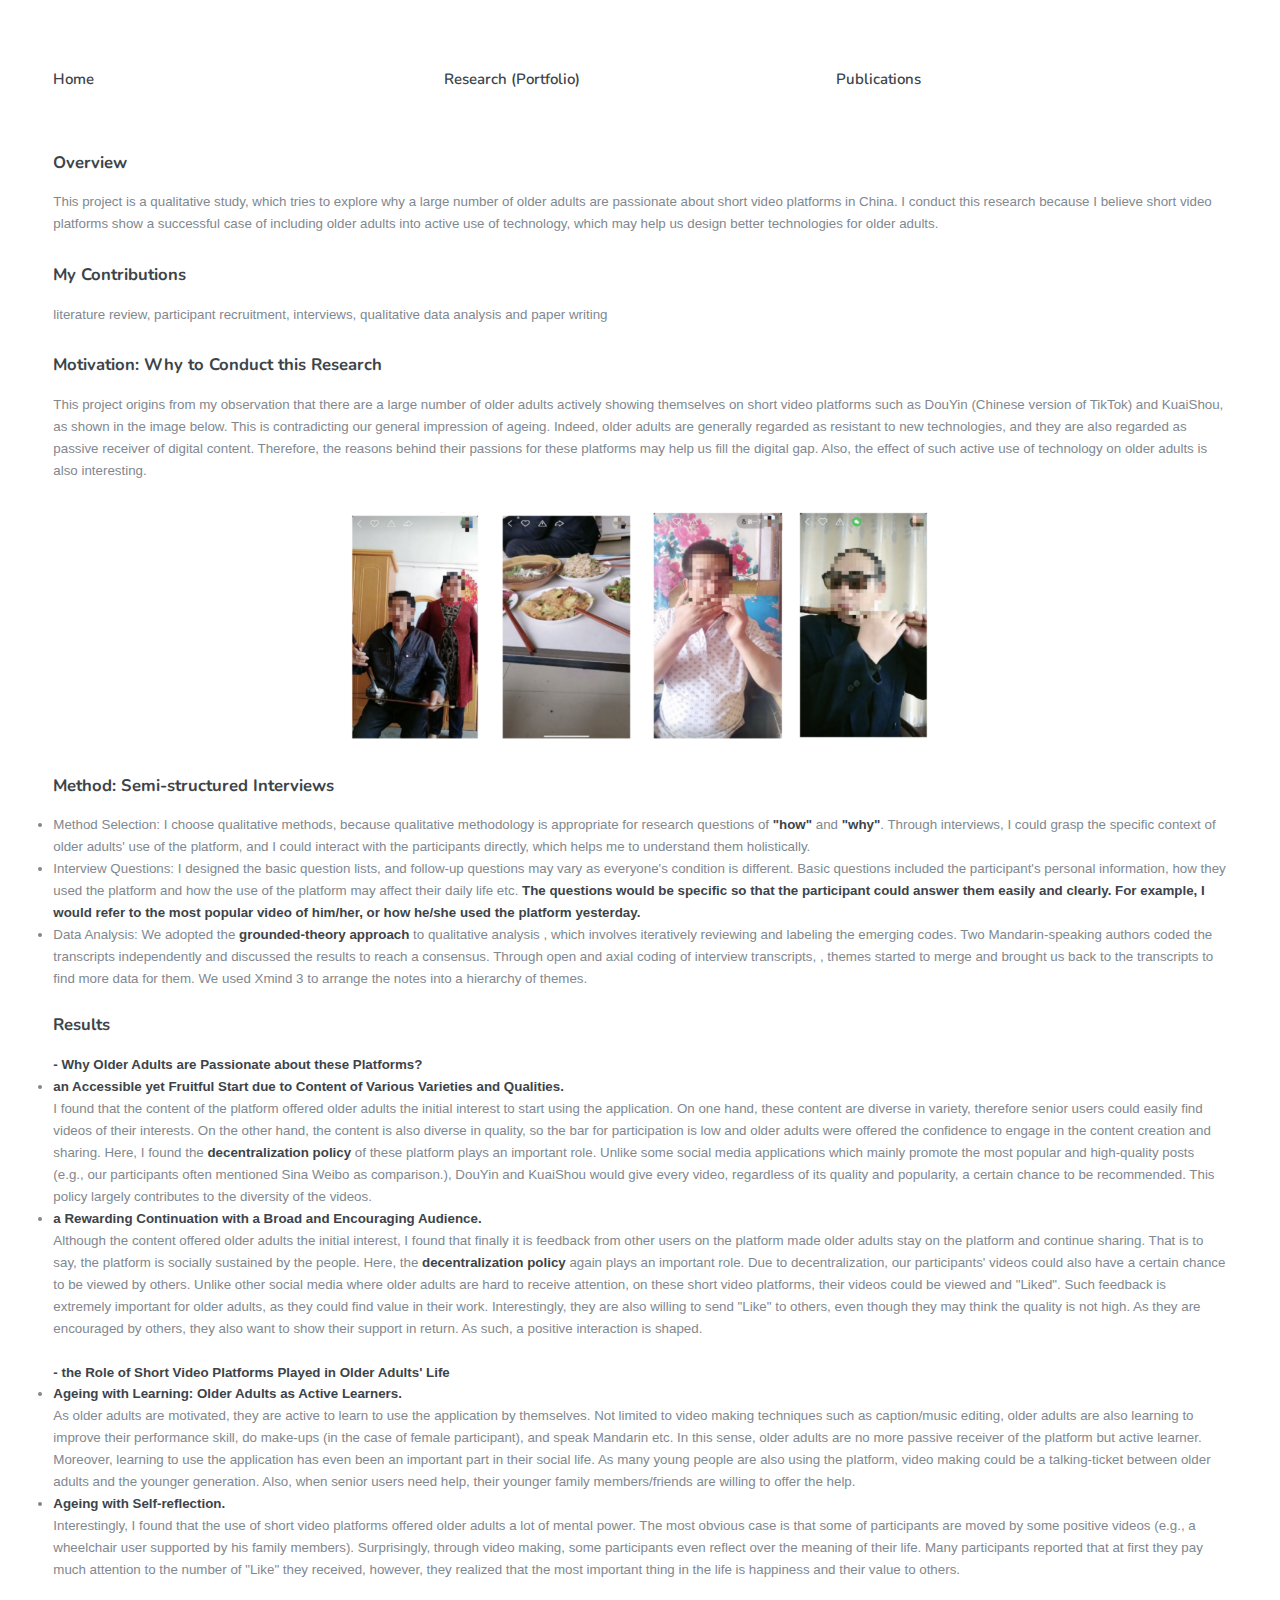
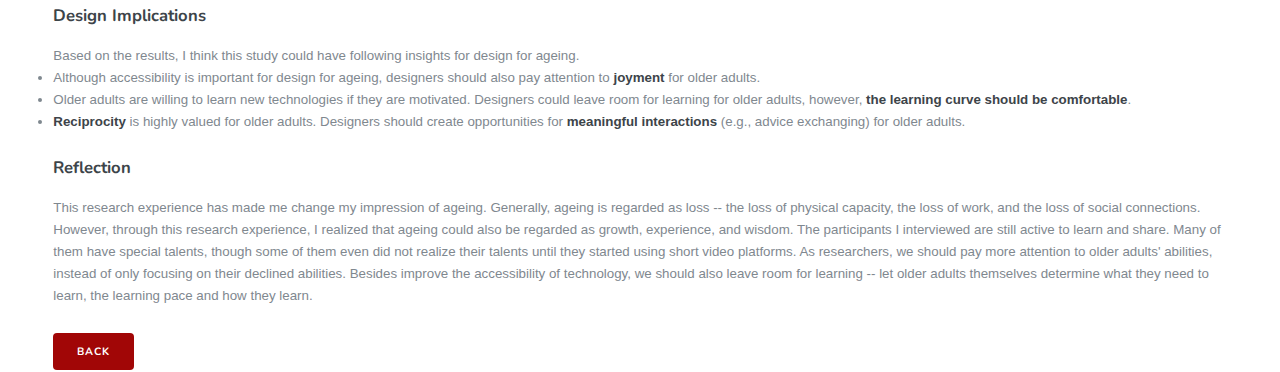
<file: pj2.html>
<!DOCTYPE HTML>
<!--
	Editorial by HTML5 UP
	html5up.net | @ajlkn
	Free for personal and commercial use under the CCA 3.0 license (html5up.net/license)
-->
<html xmlns="http://www.w3.org/1999/html">
<head>
    <title>Xinru Tang - Older Adults and Short Video Platforms</title>
    <meta charset="utf-8" />
    <meta name="viewport" content="width=device-width, initial-scale=1, user-scalable=no" />
    <link rel="stylesheet" href="assets/css/main.css" />
    <link href="https://fonts.googleapis.com/css2?family=Nunito&display=swap" rel="stylesheet">

</head>
<body class="is-preload">

<!-- Wrapper -->
<div id="wrapper">

    <!-- Main -->
    <div id="main">
        <div class="inner">

            <!-- Header -->
            <header id="header">
                <a href="index.html" class="logo"><strong>Home</strong></a>
                <a href="research.html" class="logo"><strong>Research (Portfolio)</strong></a>
                <a href="publications.html" class="logo"><strong>Publications</strong></a>
            </header>

            <!-- Content -->
            <section>
                <h3>Overview</h3>
                <p>This project is a qualitative study, which tries to explore why a large number of older adults are
                passionate about short video platforms in China. I conduct this research because I believe short video platforms show a
                successful case of including older adults into active use of technology, which may help us design better
                technologies for older adults.</p>


                <h3>My Contributions</h3>
                <p>literature review, participant recruitment, interviews, qualitative data analysis and paper writing</p>


                <h3>Motivation: Why to Conduct this Research</h3>
                <p>This project origins from my observation that there are a large number of older adults actively showing
                    themselves on short video platforms such as DouYin (Chinese version of TikTok) and KuaiShou, as shown in
                    the image below. This is contradicting our general impression of ageing. Indeed, older adults are generally
                    regarded as resistant to new technologies, and they are also regarded as passive receiver of digital content.
                    Therefore, the reasons behind their passions for these platforms may help us fill the digital gap. Also, the effect
                of such active use of technology on older adults is also interesting.</p>
                <div align="middle"> <span><img style="max-width:50%;overflow:hidden;" src="images/screenshot-older.png" alt=""/></span></div><br/>


                <h3>Method: Semi-structured Interviews</h3>
                <li>Method Selection: I choose qualitative methods, because qualitative methodology is appropriate  for research questions of <strong>"how"</strong>
                    and <strong>"why"</strong>. Through interviews, I could grasp the specific context of older adults' use of the platform, and I could interact with
                    the participants directly, which helps me to understand them holistically.</li>
                <li>Interview Questions: I designed the basic question lists, and follow-up questions may vary as everyone's condition
                    is different. Basic questions included the participant's personal information, how they used the platform and how
                    the use of the platform may affect their daily life etc. <strong>The questions would be specific so that the
                    participant could answer them easily and clearly. For example, I would refer to the most popular video of him/her,
                    or how he/she used the platform yesterday.</strong></li>
                <li>Data Analysis: We adopted the <strong>grounded-theory approach</strong> to qualitative analysis , which
                    involves iteratively reviewing and labeling the emerging codes. Two Mandarin-speaking authors
                    coded the transcripts independently and discussed the results to reach a consensus. Through open and axial
                    coding of interview transcripts, , themes started to merge and brought us back to the transcripts to find
                    more data for them. We used Xmind 3 to arrange the notes into a hierarchy of themes.</li><br/>

                <h3>Results</h3>
                <strong>- Why Older Adults are Passionate about these Platforms?</strong>
                <li><strong>an Accessible yet Fruitful Start due to Content of Various Varieties and Qualities.</strong></li>
                I found that the content of the platform offered older adults the initial interest to start using the application. On one
                hand, these content are diverse in variety, therefore senior users could easily find videos of their interests.
                On the other hand, the content is also diverse in quality, so the bar for participation is low and older adults were
                offered the confidence to engage in the content creation and sharing. Here, I found the <strong>decentralization policy</strong> of
                these platform plays an important role. Unlike some social media applications which mainly promote the most popular and
                high-quality posts (e.g., our participants often mentioned Sina Weibo as comparison.), DouYin and KuaiShou would give every
                video, regardless of its quality and popularity, a certain chance to be recommended. This policy largely contributes to the
                diversity of the videos.

                <li><strong>a Rewarding Continuation with a Broad and Encouraging Audience.</strong></li> Although the content offered older
                adults the initial interest, I found that finally it is feedback from other users on the platform made older adults stay
                on the platform and continue sharing. That is to say, the platform is socially sustained by the people. Here, the <strong>decentralization
                policy</strong> again plays an important role. Due to decentralization, our participants' videos could also have a certain chance to be
                    viewed by others. Unlike other social media where older adults are hard to receive attention, on these short video platforms,
                their videos could be viewed and "Liked". Such feedback is extremely important for older adults, as they could find value in
                their work. Interestingly, they are also willing to send "Like" to others, even though they may think the quality is not high.
                As they are encouraged by others, they also want to show their support in return. As such, a positive interaction is shaped.<br/><br/>


                <strong>- the Role of Short Video Platforms Played in Older Adults' Life</strong>

                <li><strong>Ageing with Learning: Older Adults as Active Learners.</strong></li> As older adults are motivated, they are active to
                learn to use the application by themselves. Not limited to video making techniques such as caption/music editing, older adults
                are also learning to improve their performance skill, do make-ups (in the case of female participant), and speak Mandarin etc.
                    In this sense, older adults are no more passive receiver of the platform but active learner. Moreover, learning to use
                the application has even been an important part in their social life. As many young people are also using the
                platform, video making could be a talking-ticket between older adults and the younger generation. Also, when senior users need
                help, their younger family members/friends are willing to offer the help.

                <li><strong>Ageing with Self-reflection.</strong></li> Interestingly, I found that the use of short video platforms offered
                older adults a lot of mental power. The most obvious case is that some of participants are moved by some positive videos (e.g.,
                a wheelchair user supported by his family members). Surprisingly, through video making, some participants even reflect over
                the meaning of their life. Many participants reported that at first they pay much attention to the number of "Like" they received,
                however, they realized that the most important thing in the life is happiness and their value to others.<br/><br/>

                <h3>Design Implications</h3>
                Based on the results, I think this study could have following insights for design for ageing.
                <li>Although accessibility is important for design for ageing, designers should also pay attention to <strong>joyment</strong> for older adults.</li>
                <li>Older adults are willing to learn new technologies if they are motivated. Designers could leave room for learning for older adults, however, <strong>the learning curve should
                    be comfortable</strong>.</li>
                <li><strong>Reciprocity</strong> is highly valued for older adults. Designers should create opportunities for <strong>meaningful interactions</strong> (e.g., advice exchanging) for older adults.</li><br/>


                <h3>Reflection</h3>
                This research experience has made me change my impression of ageing. Generally, ageing is regarded as loss -- the loss of
                physical capacity, the loss of work, and the loss of social connections. However, through this research experience, I realized that ageing could
                also be regarded as growth, experience, and wisdom. The participants I interviewed are still active to learn and share. Many of them have special talents,
                though some of them even did not realize their talents until they started using short video platforms. As researchers, we should
                pay more attention to older adults' abilities, instead of only focusing on their declined abilities. Besides improve the accessibility
                of technology, we should also leave room for learning -- let older adults themselves determine what they need to learn, the learning
                pace and how they learn.


            </section>

            <a href="research.html" class="button primary big">Back</a>


        </div>
    </div>


</div>
</div>

</div>

<!-- Scripts -->
<script src="assets/js/jquery.min.js"></script>
<script src="assets/js/browser.min.js"></script>
<script src="assets/js/breakpoints.min.js"></script>
<script src="assets/js/util.js"></script>
<script src="assets/js/main.js"></script>

</body>
</html>
</file>
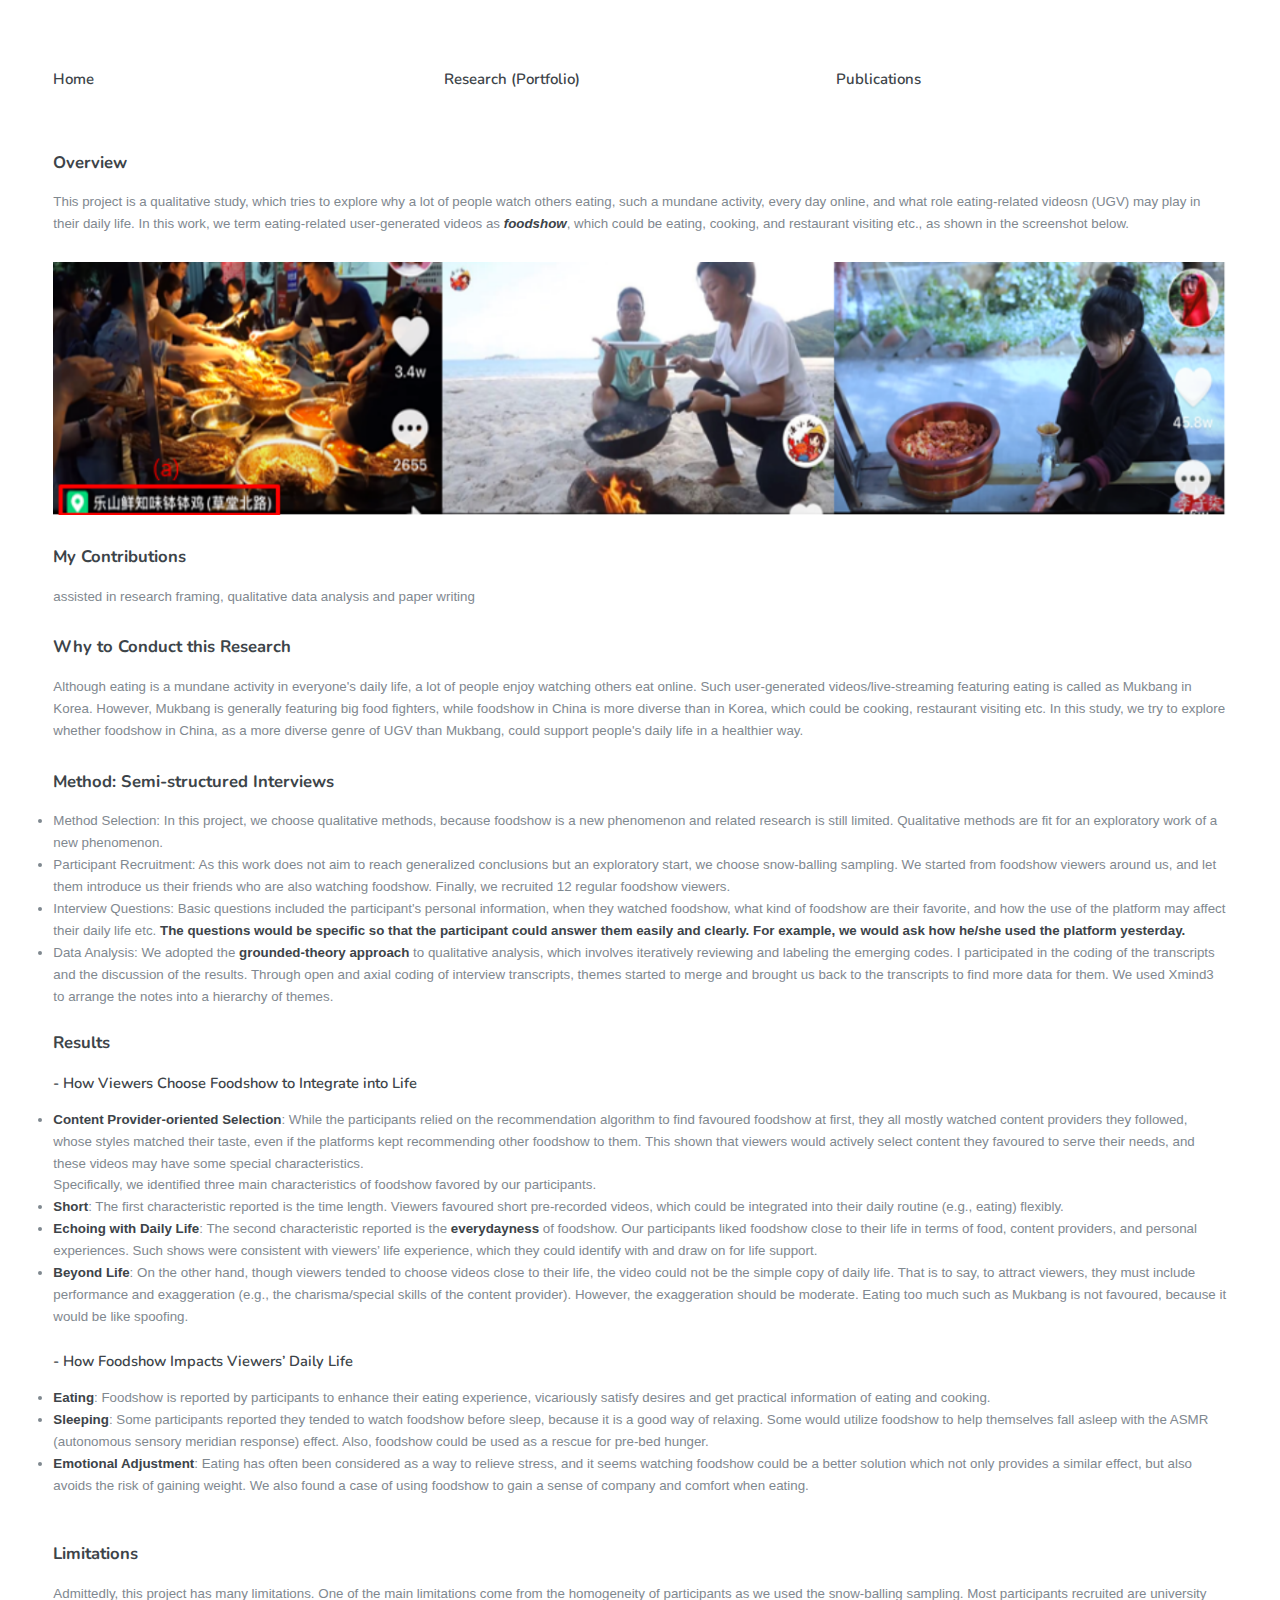
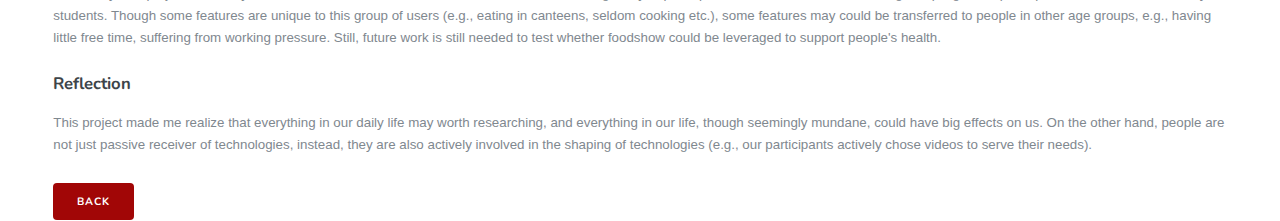
<file: pj3.html>
<!DOCTYPE HTML>
<!--
	Editorial by HTML5 UP
	html5up.net | @ajlkn
	Free for personal and commercial use under the CCA 3.0 license (html5up.net/license)
-->
<html>
<head>
    <title>Xinru Tang - Foodshow</title>
    <meta charset="utf-8" />
    <meta name="viewport" content="width=device-width, initial-scale=1, user-scalable=no" />
    <link rel="stylesheet" href="assets/css/main.css" />
    <link href="https://fonts.googleapis.com/css2?family=Nunito&display=swap" rel="stylesheet">

</head>
<body class="is-preload">

<!-- Wrapper -->
<div id="wrapper">

    <!-- Main -->
    <div id="main">
        <div class="inner">

            <!-- Header -->
            <header id="header">
                <a href="index.html" class="logo"><strong>Home</strong></a>
                <a href="research.html" class="logo"><strong>Research (Portfolio)</strong></a>
                <a href="publications.html" class="logo"><strong>Publications</strong></a>
            </header>

            <!-- Content -->
            <section>

                <h3>Overview</h3>
                <p>This project is a qualitative study, which tries to explore why a lot of people watch others eating,
                    such a mundane activity, every day online, and what role eating-related videosn (UGV) may play in their daily
                life. In this work, we term eating-related user-generated videos as <i><strong>foodshow</strong></i>, which
                    could be eating, cooking, and restaurant visiting etc., as shown in the screenshot below.</p>
                <div align="middle"> <span><img style="max-width:100%;overflow:hidden;" src="images/foodshow-screenshot.png" alt=""/></span><br/><br/></div>


                <h3>My Contributions</h3>
                <p>assisted in research framing, qualitative data analysis and paper writing</p>

                <h3>Why to Conduct this Research</h3>
                <p>Although eating is a mundane activity in everyone's daily life, a lot of people enjoy
                watching others eat online. Such user-generated videos/live-streaming featuring eating is called as
                Mukbang in Korea. However, Mukbang is generally featuring big food fighters, while foodshow in China
                is more diverse than in Korea, which could be cooking, restaurant visiting etc. In this study, we try
                to explore whether foodshow in China, as a more diverse genre of UGV than Mukbang, could support people's
                daily life in a healthier way.</p>

                <h3>Method: Semi-structured Interviews</h3>
                <li>Method Selection: In this project, we choose qualitative methods, because foodshow is a new phenomenon and
                    related research is still limited. Qualitative methods are fit for an exploratory work of a new phenomenon.</li>
                <li>Participant Recruitment: As this work does not aim to reach generalized conclusions but an exploratory start, we
                    choose snow-balling sampling. We started from foodshow viewers around us, and let them introduce us their friends who
                are also watching foodshow. Finally, we recruited 12 regular foodshow viewers.</li>
                <li>Interview Questions: Basic questions included the participant's personal information, when they watched foodshow,
                    what kind of foodshow are their favorite, and how the use of the platform may affect their daily life etc. <strong>
                        The questions would be specific so that the participant could answer them easily and clearly. For example,
                        we would ask how he/she used the platform yesterday.</strong></li>
                <li>Data Analysis: We adopted the <strong>grounded-theory approach</strong> to qualitative analysis, which
                    involves iteratively reviewing and labeling the emerging codes. I participated in the coding of the transcripts and
                    the discussion of the results. Through open and axial coding of interview transcripts, themes started to merge and
                    brought us back to the transcripts to find more data for them. We used Xmind3 to arrange the notes into a hierarchy
                    of themes.</li><br/>

                <h3>Results</h3>
                <h4><strong> - How Viewers Choose Foodshow to Integrate into Life</strong></h4>
                <li> <strong>Content Provider-oriented Selection</strong>: While the participants relied on the recommendation algorithm to find favoured
                foodshow at first, they all mostly watched content providers they followed, whose styles matched their taste, even if
                    the platforms kept recommending other foodshow to them. This shown that viewers would actively select content
                    they favoured to serve their needs, and these videos may have some special characteristics.</li>
                Specifically, we identified three main characteristics of foodshow favored by our participants.
                <li><strong>Short</strong>: The first characteristic reported is the time length. Viewers favoured short pre-recorded videos, which could
                be integrated into their daily routine (e.g., eating) flexibly.</li>
                <li><strong>Echoing with Daily Life</strong>: The second characteristic reported is the <strong>everydayness</strong> of foodshow. Our
                    participants liked foodshow close to their life in terms of food, content providers, and personal experiences.
                    Such shows were consistent with viewers’ life experience, which they could identify with and draw on for life support.</li>
                <li><strong>Beyond Life</strong>: On the other hand, though viewers tended to choose videos close to their life, the video
                could not be the simple copy of daily life. That is to say, to attract viewers, they must include performance and exaggeration (e.g.,
                    the charisma/special skills of the content provider). However, the exaggeration should be moderate. Eating too much such as Mukbang
                    is not favoured, because it would be like spoofing.</li><br/>

                <h4><strong>  - How Foodshow Impacts Viewers’ Daily Life</strong></h4>
                <li> <strong>Eating</strong>: Foodshow is reported by participants to enhance their eating
                experience, vicariously satisfy desires and get practical information of eating and cooking.</li>
                <li><strong>Sleeping</strong>: Some participants reported they tended to watch foodshow before sleep, because
                it is a good way of relaxing. Some would utilize foodshow to help themselves
                fall asleep with the ASMR (autonomous sensory meridian response) effect. Also, foodshow could
                be used as a rescue for pre-bed hunger.</li>
                <li><strong>Emotional Adjustment</strong>: Eating has often been considered as a way to relieve stress, and it seems watching foodshow could be a better
                solution which not only provides a similar effect, but also avoids the risk of gaining weight. We also found a case of using foodshow to
                gain a sense of company and comfort when eating.</li><br/><br/>


                <h3>Limitations</h3>
                Admittedly, this project has many limitations. One of the main limitations come from the homogeneity of participants as
                we used the snow-balling sampling. Most participants recruited are university students. Though some features are unique
                to this group of users (e.g., eating in canteens, seldom cooking etc.), some features may could be transferred to people
                in other age groups, e.g., having little free time, suffering from working pressure. Still, future work is still needed
                to test whether foodshow could be leveraged to support people's health.<br/><br/>

                <h3>Reflection</h3>
                This project made me realize that everything in our daily life may worth researching, and everything in our life,
                though seemingly mundane, could have big effects on us. On the other hand, people are not just passive receiver of
                technologies, instead, they are also actively involved in the shaping of technologies (e.g., our participants actively chose
                videos to serve their needs).

            </section>

            <a href="research.html" class="button primary big">Back</a>


        </div>
    </div>


</div>
</div>

</div>

<!-- Scripts -->
<script src="assets/js/jquery.min.js"></script>
<script src="assets/js/browser.min.js"></script>
<script src="assets/js/breakpoints.min.js"></script>
<script src="assets/js/util.js"></script>
<script src="assets/js/main.js"></script>

</body>
</html>
</file>
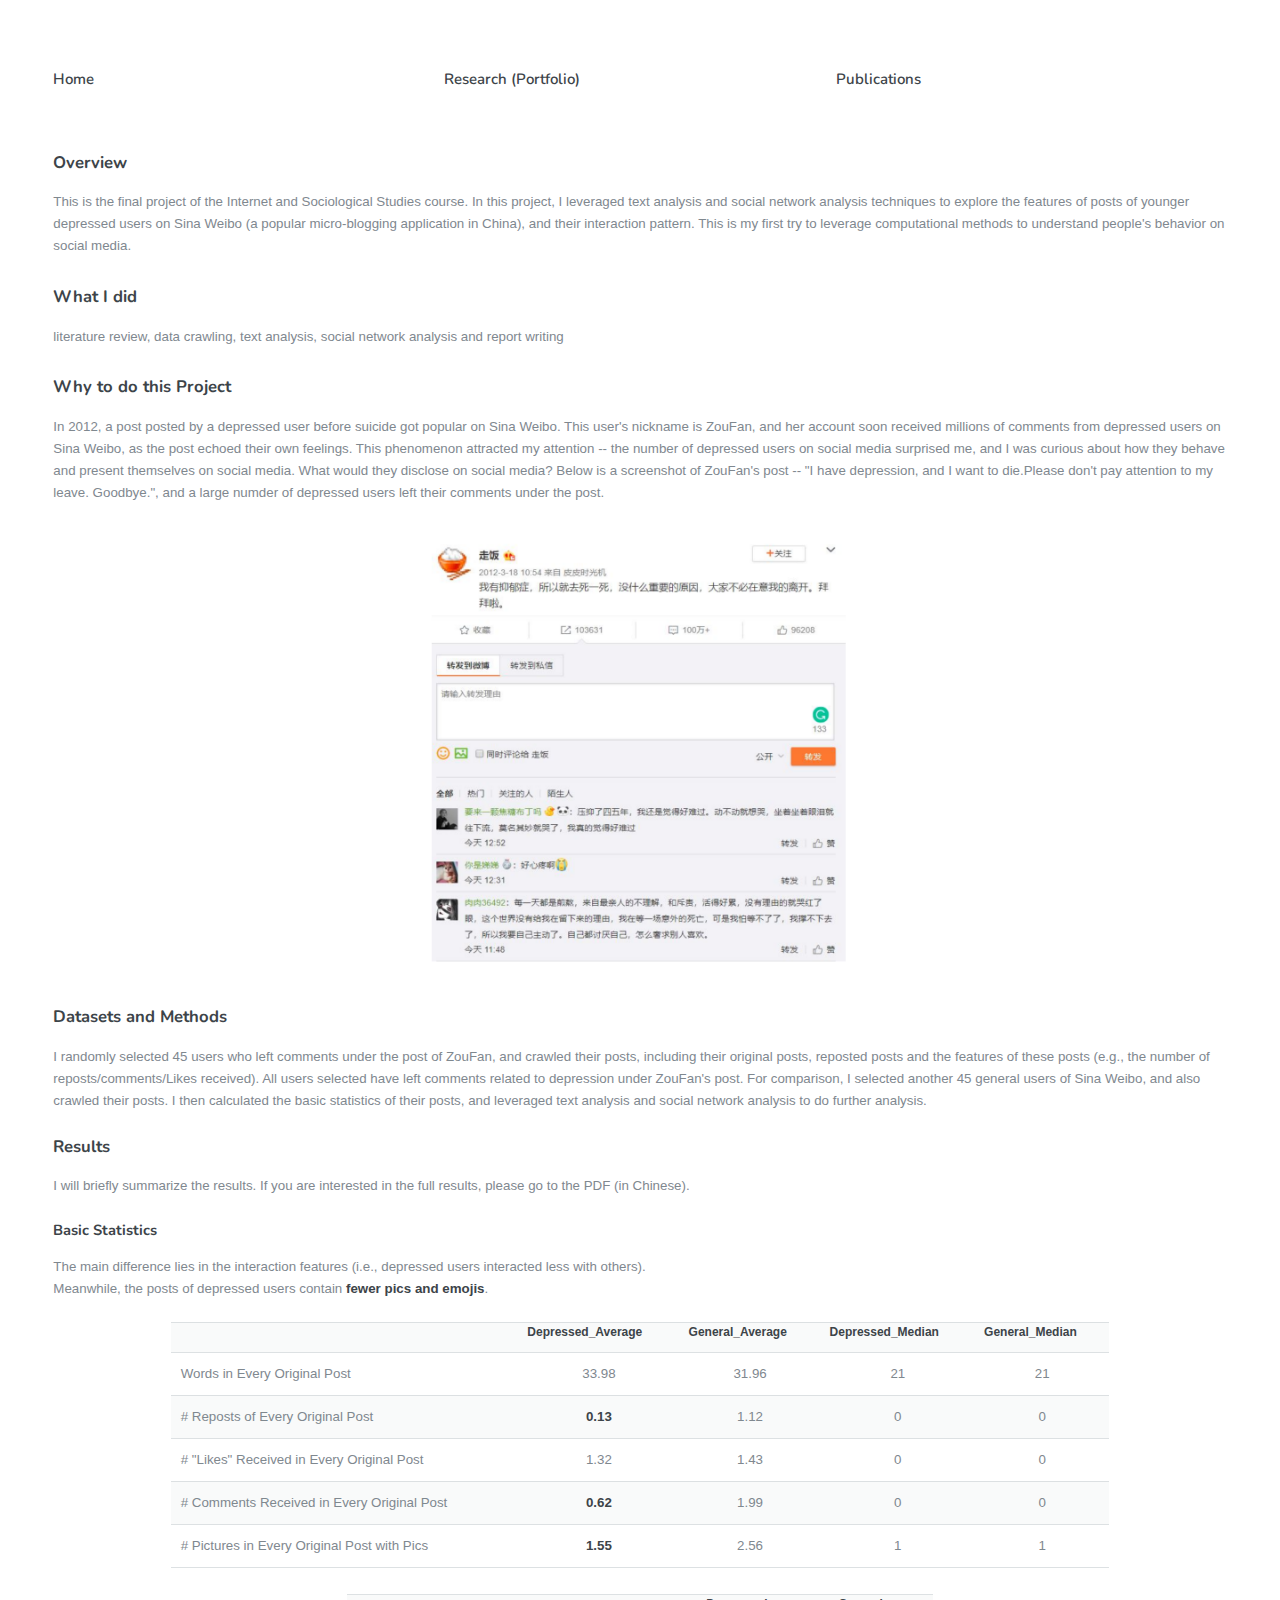
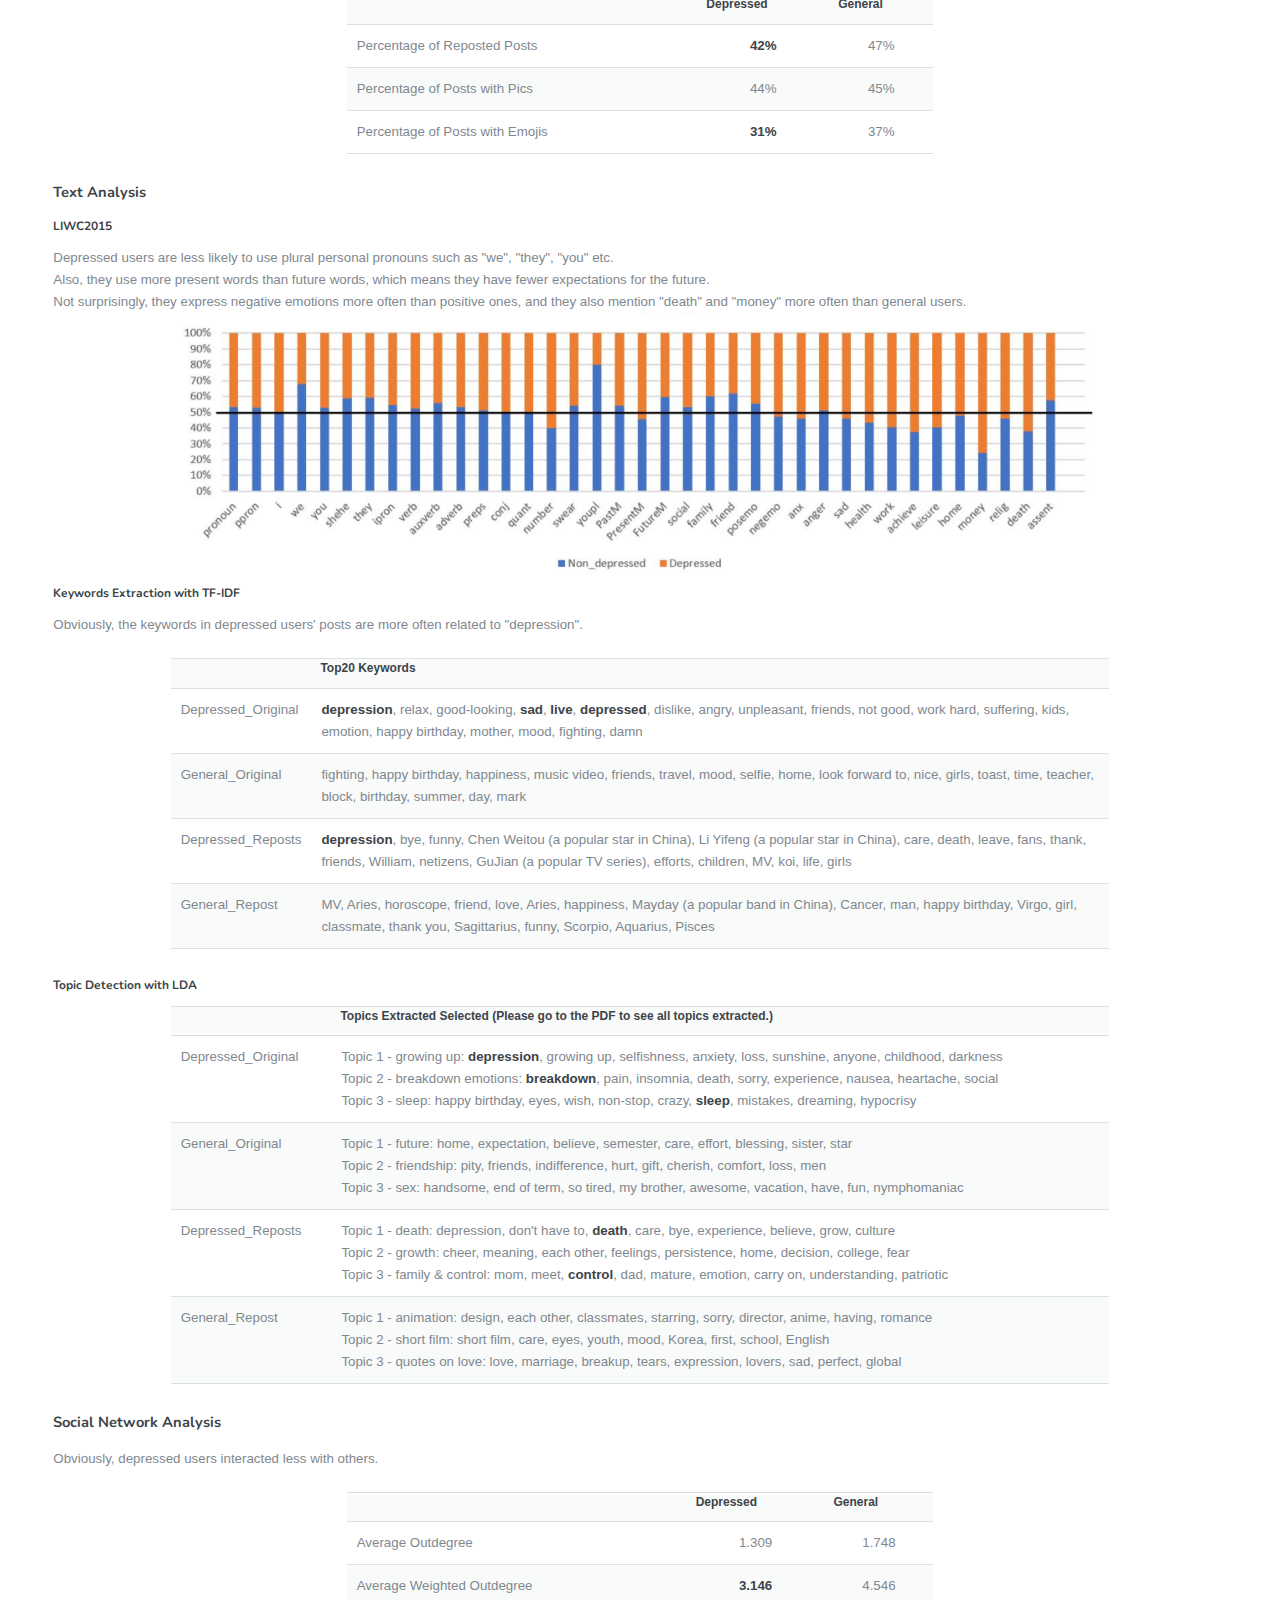
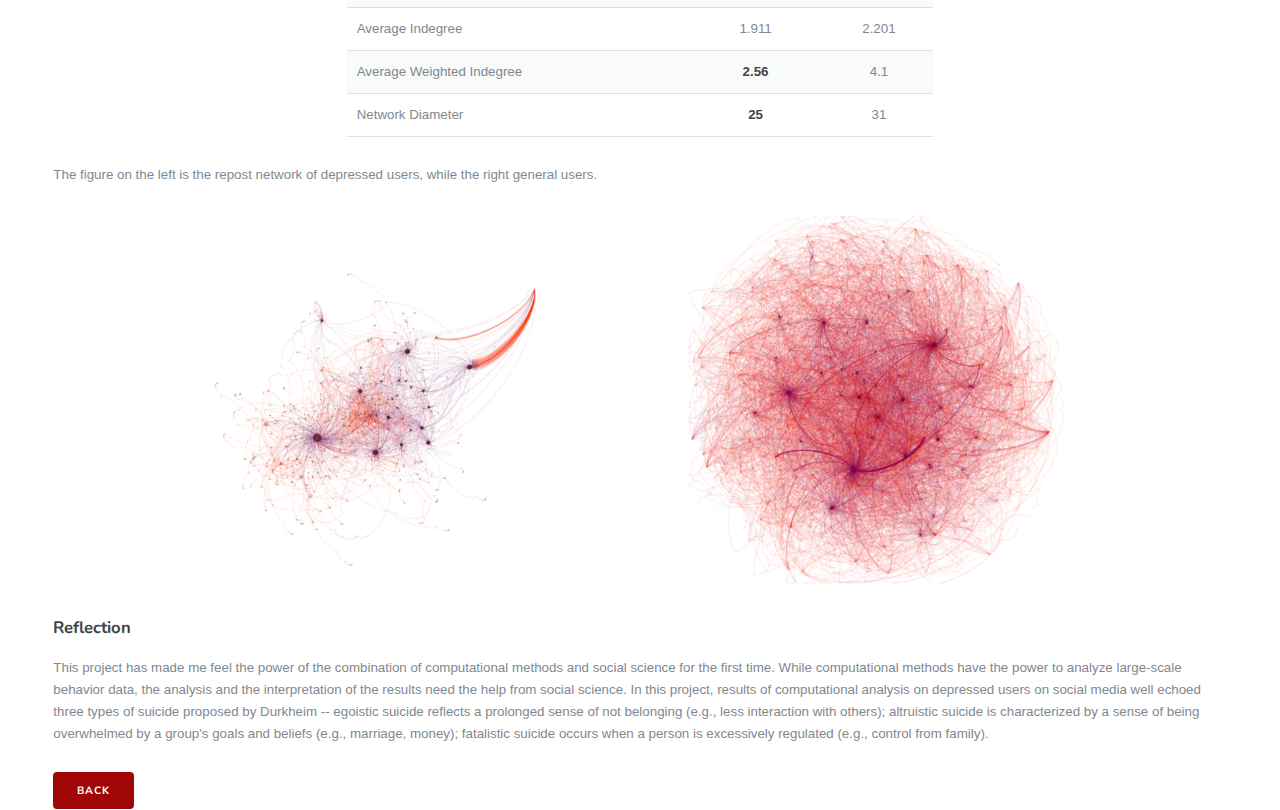
<file: pj4.html>
<!DOCTYPE HTML>
<!--
	Editorial by HTML5 UP
	html5up.net | @ajlkn
	Free for personal and commercial use under the CCA 3.0 license (html5up.net/license)
-->
<html>
<head>
    <title>Xinru Tang - Depressed Users on Social Media</title>
    <meta charset="utf-8" />
    <meta name="viewport" content="width=device-width, initial-scale=1, user-scalable=no" />
    <link rel="stylesheet" href="assets/css/main.css" />
    <link href="https://fonts.googleapis.com/css2?family=Nunito&display=swap" rel="stylesheet">

</head>
<body class="is-preload">

<!-- Wrapper -->
<div id="wrapper">

    <!-- Main -->
    <div id="main">
        <div class="inner">

            <!-- Header -->
            <header id="header">
                <a href="index.html" class="logo"><strong>Home</strong></a>
                <a href="research.html" class="logo"><strong>Research (Portfolio)</strong></a>
                <a href="publications.html" class="logo"><strong>Publications</strong></a>
            </header>

            <!-- Content -->
            <section>
                <h3>Overview</h3>
                <p>This is the final project of the Internet and Sociological Studies course. In this project, I leveraged text analysis and
                social network analysis techniques to explore the features of posts of younger depressed users on Sina Weibo (a popular micro-blogging application in China),
                    and their interaction pattern. This is my first try to leverage computational methods to understand people's behavior on social media.</p>

                <h3>What I did</h3>
                <p>literature review, data crawling, text analysis, social network analysis and report writing</p>

                <h3>Why to do this Project</h3>
                <p>In 2012, a post posted by a depressed user before suicide got popular on Sina Weibo. This user's nickname is ZouFan, and her account
                soon received millions of comments from depressed users on Sina Weibo, as the post echoed their own feelings. This phenomenon attracted my attention -- the number of
                depressed users on social media surprised me, and I was curious about how they behave and present themselves on social media. What would they
                disclose on social media? Below is a screenshot of ZouFan's post -- "I have depression, and I want to die.Please don't pay attention to my leave. Goodbye.", and a large
                numder of depressed users left their comments under the post.</p>
                <div align="middle"><span><img style="max-width:40%;overflow:hidden;" src="images/depression.png" alt=""/></span></div><br/>

                <h3>Datasets and Methods</h3>
                I randomly selected 45 users who left comments under the post of ZouFan, and crawled their posts, including their original posts, reposted posts and the
                features of these posts (e.g., the number of reposts/comments/Likes received). All users selected have left comments related to depression under ZouFan's post.
                For comparison, I selected another 45 general users of Sina Weibo, and also crawled their posts. I then calculated the basic statistics of their posts,
                and leveraged text analysis and social network analysis to do further analysis.<br/><br/>

                <h3>Results</h3>
                I will briefly summarize the results. If you are interested in the full results, please go to the PDF (in Chinese). <br/><br/>
                <h4>Basic Statistics</h4>

                The main difference lies in the interaction features (i.e., depressed users interacted less with others).<br/>
                Meanwhile, the posts of depressed users contain <strong>fewer pics and emojis</strong>.<br/><br/>

                <div align="middle">
                <table border="1" style="max-width:80%;overflow:hidden;">
                    <tr>
                        <th></th>
                        <th align="middle">Depressed_Average</th>
                        <th align="middle">General_Average</th>
                        <th align="middle">Depressed_Median</th>
                        <th align="middle">General_Median</th>
                    </tr>
                    <tr>
                        <td>Words in Every Original Post</td>
                        <td align="middle">33.98</td>
                        <td align="middle">31.96</td>
                        <td align="middle">21</td>
                        <td align="middle">21</td>
                    </tr>
                    <tr>
                        <td># Reposts of Every Original Post</td>
                        <td align="middle"><strong>0.13</strong></td>
                        <td align="middle">1.12</td>
                        <td align="middle">0</td>
                        <td align="middle">0</td>
                    </tr>
                    <tr>
                        <td># "Likes" Received in Every Original Post</td>
                        <td align="middle">1.32</td>
                        <td align="middle">1.43</td>
                        <td align="middle">0</td>
                        <td align="middle">0</td>
                    </tr>
                    <tr>
                        <td># Comments Received in Every Original Post</td>
                        <td align="middle"><strong>0.62</strong></td>
                        <td align="middle">1.99</td>
                        <td align="middle">0</td>
                        <td align="middle">0</td>
                    </tr>
                    <tr>
                        <td># Pictures in Every Original Post with Pics</td>
                        <td align="middle"><strong>1.55</strong></td>
                        <td align="middle">2.56</td>
                        <td align="middle">1</td>
                        <td align="middle">1</td>
                    </tr>
                </table>



                <table border="1" style="max-width:50%;overflow:hidden;">
                    <tr>
                        <th></th>
                        <th align="middle">Depressed</th>
                        <th align="middle">General</th>
                    </tr>
                    <tr>
                        <td>Percentage of Reposted Posts</td>
                        <td align="middle"><strong>42%</strong></td>
                        <td align="middle">47%</td>
                    </tr>
                    <tr>
                        <td>Percentage of Posts with Pics</td>
                        <td align="middle">44%</td>
                        <td align="middle">45%</td>
                    </tr>
                    <tr>
                        <td>Percentage of Posts with Emojis</td>
                        <td align="middle"><strong>31%</strong></td>
                        <td align="middle">37%</td>
                    </tr>
                </table>
                </div>


                <h4>Text Analysis</h4>
                <h5>LIWC2015</h5>
                Depressed users are less likely to use plural personal pronouns such as "we", "they", "you" etc.<br/>
                Also, they use more present words than future words, which means they have fewer expectations for the future.<br/>
                Not surprisingly, they express negative emotions more often than positive ones, and they also mention "death" and "money" more often than general users.
                <div align="middle"><span><img style="max-width:80%;overflow:hidden;" src="images/liwc.png" alt=""/></span></div>

                <h5>Keywords Extraction with TF-IDF</h5>
                Obviously, the keywords in depressed users' posts are more often related to "depression".<br/><br/>
                <div align="middle">
                <table border="1" style="max-width:80%;overflow:hidden;">
                    <tr>
                        <th></th>
                        <th align="middle">Top20 Keywords</th>
                    </tr>
                    <tr>
                        <td>Depressed_Original</td>
                        <td><strong>depression</strong>, relax, good-looking, <strong>sad</strong>, <strong>live</strong>, <strong>depressed</strong>, dislike, angry,
                            unpleasant, friends, not good, work hard, suffering, kids, emotion, happy birthday, mother, mood, fighting, damn</td>
                    </tr>
                    <tr>
                        <td>General_Original</td>
                        <td>fighting, happy birthday, happiness, music video, friends, travel, mood, selfie, home, look forward to, nice, girls, toast,
                            time, teacher, block, birthday, summer, day, mark</td>
                    </tr>
                    <tr>
                        <td>Depressed_Reposts</td>
                        <td><strong>depression</strong>, bye, funny, Chen Weitou (a popular star in China), Li Yifeng (a popular star in China), care, death, leave, fans, thank, friends, William,
                            netizens, GuJian (a popular TV series), efforts, children, MV, koi, life, girls</td>
                    </tr>
                    <tr>
                        <td>General_Repost</td>
                        <td>MV, Aries, horoscope, friend, love, Aries, happiness, Mayday (a popular band in China), Cancer, man, happy birthday, Virgo, girl,
                            classmate, thank you, Sagittarius, funny, Scorpio, Aquarius, Pisces</td>
                    </tr>
                </table>
        </div>

                <h5>Topic Detection with LDA</h5>
                <div align="middle">
                    <table border="1" style="max-width:80%;overflow:hidden;">
                        <tr>
                            <th></th>
                            <th align="middle">Topics Extracted Selected (Please go to the PDF to see all topics extracted.)</th>
                        </tr>
                        <tr>
                            <td>Depressed_Original</td>
                            <td>Topic 1 - growing up: <strong>depression</strong>, growing up, selfishness, anxiety, loss, sunshine, anyone, childhood, darkness<br/>
                                Topic 2 - breakdown emotions: <strong>breakdown</strong>, pain, insomnia, death, sorry, experience, nausea, heartache, social<br/>
                                Topic 3 - sleep: happy birthday, eyes, wish, non-stop, crazy, <strong>sleep</strong>, mistakes, dreaming, hypocrisy</td>
                        </tr>
                        <tr>
                            <td>General_Original</td>
                            <td>Topic 1 - future: home, expectation, believe, semester, care, effort, blessing, sister, star<br/>
                                Topic 2 - friendship: pity, friends, indifference, hurt, gift, cherish, comfort, loss, men<br/>
                                Topic 3 - sex: handsome, end of term, so tired, my brother, awesome, vacation, have, fun, nymphomaniac</td>
                        </tr>
                        <tr>
                            <td>Depressed_Reposts</td>
                            <td>Topic 1 - death: depression, don't have to, <strong>death</strong>, care, bye, experience, believe, grow, culture<br/>
                                Topic 2 - growth: cheer, meaning, each other, feelings, persistence, home, decision, college, fear<br/>
                                Topic 3 - family & control: mom, meet, <strong>control</strong>, dad, mature, emotion, carry on, understanding, patriotic</td>
                        </tr>
                        <tr>
                            <td>General_Repost</td>
                            <td>Topic 1 - animation: design, each other, classmates, starring, sorry, director, anime, having, romance<br/>
                                Topic 2 - short film: short film, care, eyes, youth, mood, Korea, first, school, English<br/>
                                Topic 3 - quotes on love: love, marriage, breakup, tears, expression, lovers, sad, perfect, global</td>
                        </tr>
                    </table>
                </div>


                <h4>Social Network Analysis</h4>
                Obviously, depressed users interacted less with others.<br/><br/>
                <div align="middle">
                    <table border="1" style="max-width:50%;overflow:hidden;">
                        <tr>
                            <th></th>
                            <th align="middle">Depressed</th>
                            <th align="middle">General</th>
                        </tr>
                        <tr>
                            <td>Average Outdegree</td>
                            <td align="middle">1.309</td>
                            <td align="middle">1.748</td>
                        </tr>
                        <tr>
                            <td>Average Weighted Outdegree</td>
                            <td align="middle"><strong>3.146</strong></td>
                            <td align="middle">4.546</td>
                        </tr>
                        <tr>
                            <td>Average Indegree</td>
                            <td align="middle">1.911</td>
                            <td align="middle">2.201</td>
                        </tr>
                        <tr>
                            <td>Average Weighted Indegree</td>
                            <td align="middle"><strong>2.56</strong></td>
                            <td align="middle">4.1</td>
                        </tr>
                        <tr>
                            <td>Network Diameter</td>
                            <td align="middle"><strong>25</strong></td>
                            <td align="middle">31</td>
                        </tr>
                    </table>
                    </div>

                    The figure on the left is the repost network of depressed users, while the right general users.
                <div align="middle">
                    <span><img style="max-width:80%;overflow:hidden;" src="images/depression-sna.png" alt=""/></span></div>



                <h3>Reflection</h3>
                This project has made me feel the power of the combination of computational methods and social science for the first time. While computational
                methods have the power to analyze large-scale behavior data, the analysis and the interpretation of the results need the help from social science.
                In this project, results of computational analysis on depressed users on social media well echoed three types of suicide proposed by Durkheim --
                egoistic suicide reflects a prolonged sense of not belonging (e.g., less interaction with others); altruistic suicide is characterized by a sense
                of being overwhelmed by a group's goals and beliefs (e.g., marriage, money); fatalistic suicide occurs when a person is excessively
                regulated (e.g., control from family).
            </section>

            <a href="research.html" class="button primary big">Back</a>


        </div>
    </div>


</div>
</div>

</div>

<!-- Scripts -->
<script src="assets/js/jquery.min.js"></script>
<script src="assets/js/browser.min.js"></script>
<script src="assets/js/breakpoints.min.js"></script>
<script src="assets/js/util.js"></script>
<script src="assets/js/main.js"></script>

</body>
</html>
</file>
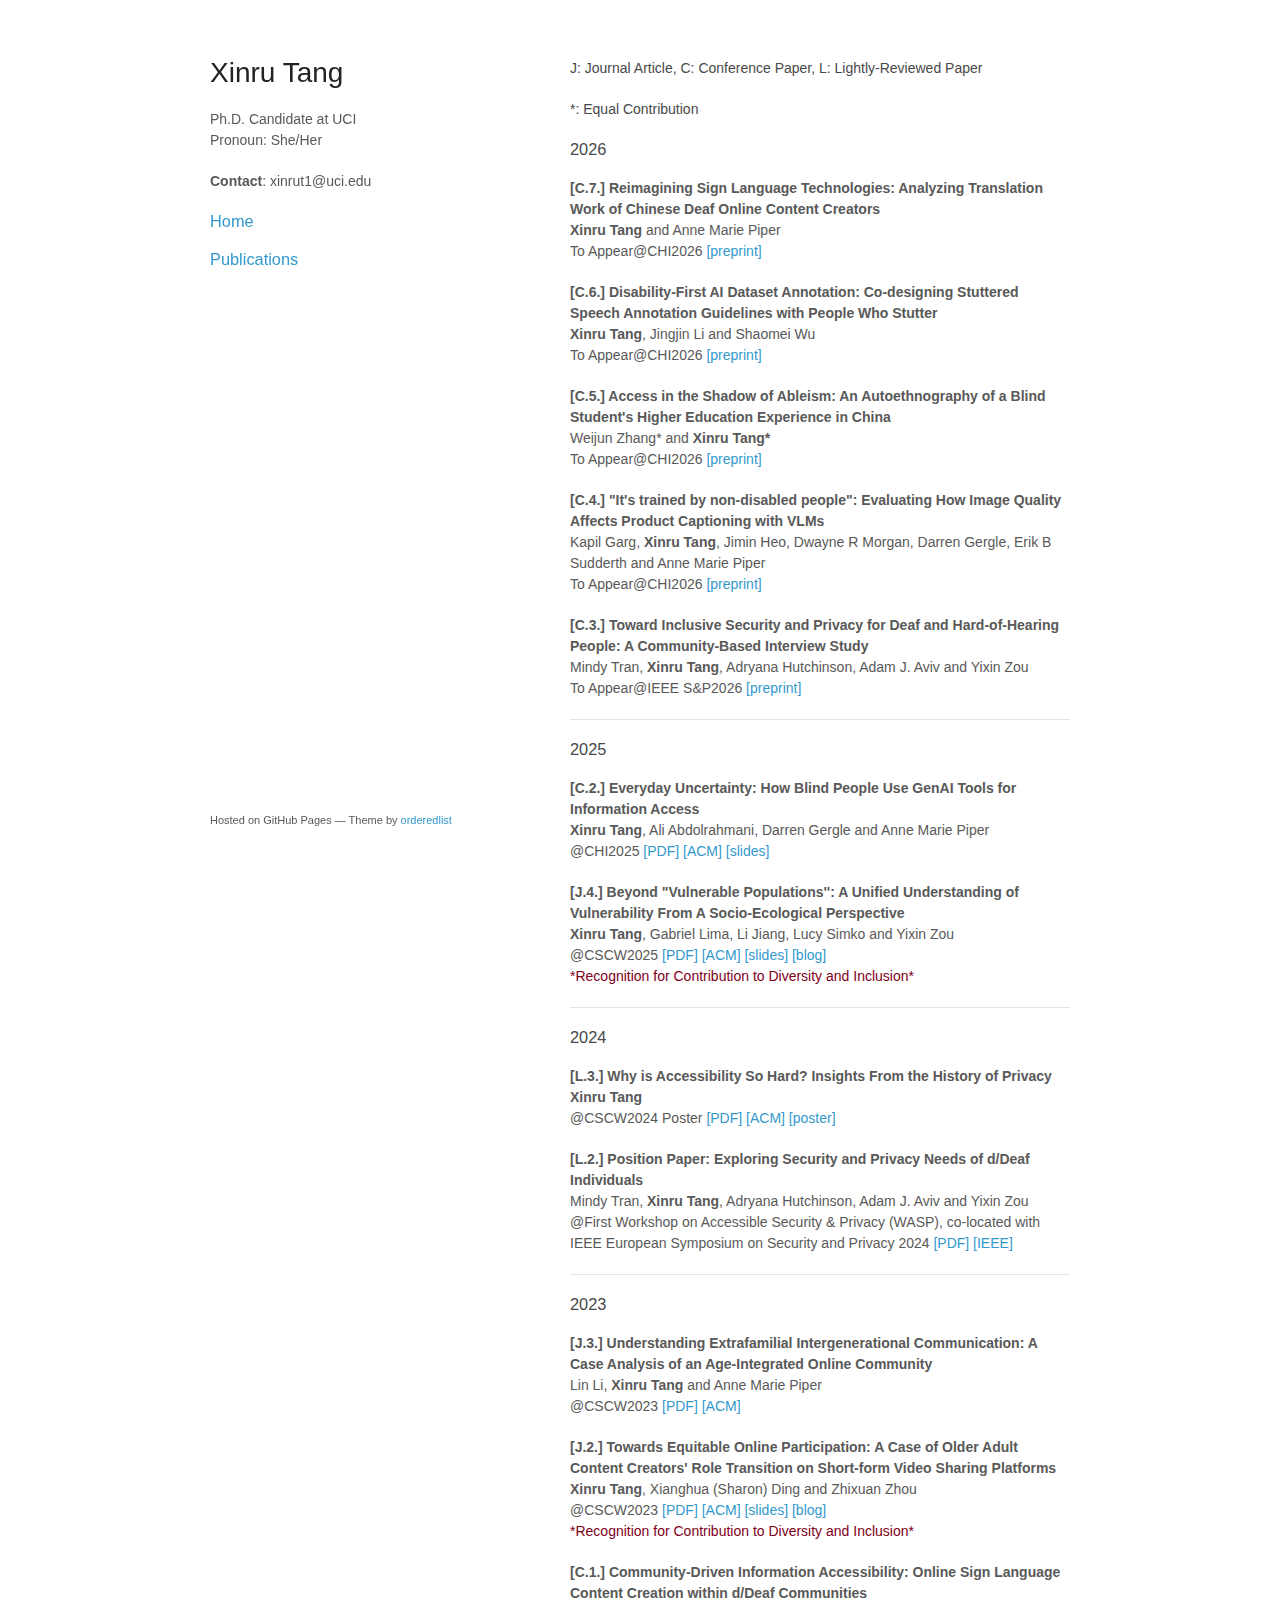
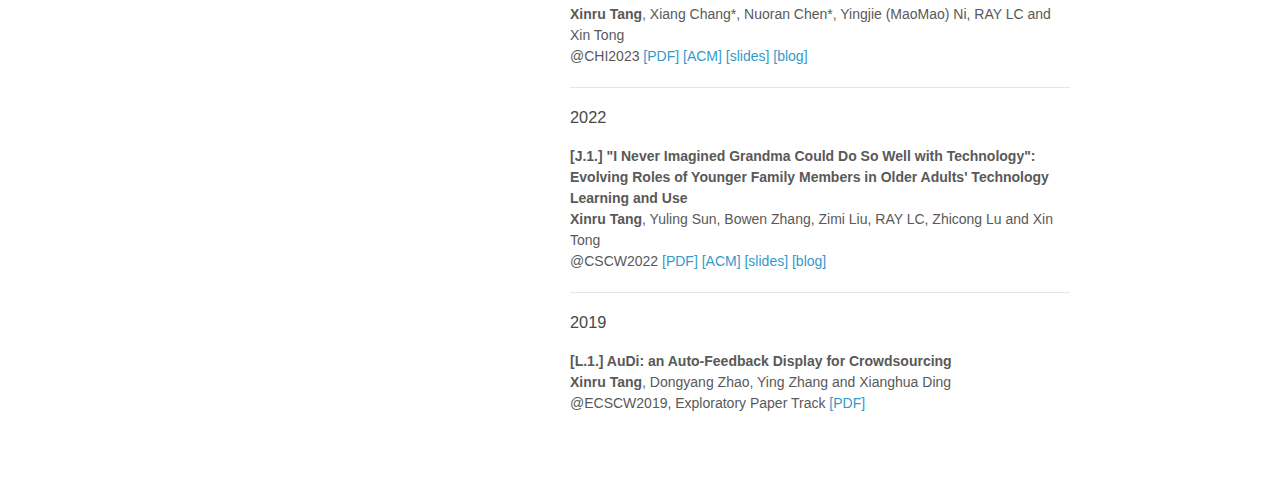
<file: publication.html>
<!doctype html>
<html>
<head>
    <meta charset="utf-8">
    <meta http-equiv="X-UA-Compatible" content="chrome=1">
    <title>Xinru Tang</title>

    <link rel="stylesheet" href="stylesheets/styles.css">
    <link rel="stylesheet" href="stylesheets/pygment_trac.css">
    <meta name="viewport" content="width=device-width">
    <!--[if lt IE 9]>
    <script src="//html5shiv.googlecode.com/svn/trunk/html5.js"></script>
    <![endif]-->
</head>
<body>
<div class="wrapper">
    <header>
        <h1>Xinru Tang</h1>
        <p>Ph.D. Candidate at UCI<br>Pronoun: She/Her</p>
        <p><b>Contact</b>: xinrut1@uci.edu</p>
        <h3><p class="view"><a href="index.html">Home</a></p></h3>
        <h3><p class="view"><a href="publication.html">Publications</a></p></h3>
    </header>


    <section>
        <h4>J: Journal Article, C: Conference Paper, L: Lightly-Reviewed Paper</h4>
        <h4>*: Equal Contribution</h4>

        <h3>2026</h3>
        <p><b>[C.7.] Reimagining Sign Language Technologies: Analyzing Translation Work of Chinese Deaf Online Content Creators</b></br>
            <b>Xinru Tang</b> and Anne Marie Piper</br>To Appear@CHI2026
            <a href="https://arxiv.org/pdf/2602.10235" class="logo" target="_blank">[preprint]</a>
        </p>

        <p><b>[C.6.] Disability-First AI Dataset Annotation: Co-designing Stuttered Speech Annotation Guidelines with People Who Stutter</b></br>
            <b>Xinru Tang</b>, Jingjin Li and Shaomei Wu</br>To Appear@CHI2026
            <a href="file/Stuttering-Annotation-CHI26/stuttering-annotation-chi26.pdf" class="logo" target="_blank">[preprint]</a>
        </p>

        <p><b>[C.5.] Access in the Shadow of Ableism: An Autoethnography of a Blind Student's Higher Education Experience in China</b></br>
            Weijun Zhang* and <b>Xinru Tang*</b></br>To Appear@CHI2026
            <a href="file/CHI26-Auto/CHI26-Auto.pdf" class="logo" target="_blank">[preprint]</a>
        </p>

        <p><b>[C.4.] "It's trained by non-disabled people": Evaluating How Image Quality Affects Product Captioning with VLMs</b></br>
            Kapil Garg, <b>Xinru Tang</b>, Jimin Heo, Dwayne R Morgan, Darren Gergle, Erik B Sudderth and Anne Marie Piper</br>To Appear@CHI2026
            <a href="file/CHI26-VLM/CHI26-VLM.pdf" class="logo" target="_blank">[preprint]</a>
        </p>

         <p><b>[C.3.] Toward Inclusive Security and Privacy for Deaf and Hard-of-Hearing People: A Community-Based Interview Study</b></br>
            Mindy Tran, <b>Xinru Tang</b>, Adryana Hutchinson, Adam J. Aviv and Yixin Zou</br>To Appear@IEEE S&P2026
        <a href="file/SP26-Deaf/SP26-Deaf.pdf" class="logo" target="_blank">[preprint]</a>
        </p>
        <hr/>


        <h3>2025</h3>
         <p><b>[C.2.] Everyday Uncertainty: How Blind People Use GenAI Tools for Information Access</b></br>
            <b>Xinru Tang</b>, Ali Abdolrahmani, Darren Gergle and Anne Marie Piper</br>@CHI2025
            <a href="file/AI-CHI25/chi25-ai.pdf" class="logo" target="_blank">[PDF]</a>
            <a href="https://dl.acm.org/doi/full/10.1145/3706598.3713433" class="logo" target="_blank">[ACM]</a>
            <a href="https://docs.google.com/presentation/d/1reRlVY5eALEJO13jwMulTJUqGV5Tmn2zySREXsdZ47I/edit?usp=sharing" class="logo" target="_blank">[slides]</a>
        </p>
        </p>

        <p><b>[J.4.] Beyond "Vulnerable Populations'': A Unified Understanding of Vulnerability From A Socio-Ecological Perspective</b></br>
            <b>Xinru Tang</b>, Gabriel Lima, Li Jiang, Lucy Simko and Yixin Zou</br>@CSCW2025
            <a href="file/Vulnerability-CSCW25/cscw25-vulnerability.pdf" class="logo" target="_blank">[PDF]</a>
            <a href="https://dl.acm.org/doi/abs/10.1145/3710935" class="logo" target="_blank">[ACM]</a>
            <a href="https://docs.google.com/presentation/d/13croZvysaSC0tVgmvxp-Q_gbr4IFZfcQdMuHcntypGI/edit?usp=sharing" class="logo" target="_blank">[slides]</a>
            <a href="https://medium.com/acm-cscw/who-gets-to-be-vulnerable-populations-a-critical-look-at-the-concept-46ffbf1e7f9c" class="logo" target="_blank">[blog]</a>
            <br>
            <font style="color: #800020">*Recognition for Contribution to Diversity and Inclusion*</font>
        </p>
        <hr/>
        
        <h3>2024</h3>
        <p><b>[L.3.] Why is Accessibility So Hard? Insights From the History of Privacy</b></br>
            <b>Xinru Tang</b></br>@CSCW2024 Poster
            <a href="file/a11yCSCW24/a11yCSCW24.pdf" class="logo" target="_blank">[PDF]</a>
          <a href="https://dl.acm.org/doi/10.1145/3678884.3681876" class="logo" target="_blank">[ACM]</a>
          <a href="https://docs.google.com/presentation/d/1b-8x05g8JJL475jJNIMDQlJ53QDtKQLsorqi2vOMVG4/edit?usp=sharing">[poster]</a>
        </p>

        <p><b>[L.2.] Position Paper: Exploring Security and Privacy Needs of d/Deaf Individuals</b></br>
            Mindy Tran, <b>Xinru Tang</b>, Adryana Hutchinson, Adam J. Aviv and Yixin Zou</br>@First Workshop on Accessible Security & Privacy (WASP), co-located with IEEE European Symposium on Security and Privacy 2024
            <a href="file/Workshops/position-deaf.pdf" class="logo" target="_blank">[PDF]</a>
            <a href="https://ieeexplore.ieee.org/abstract/document/10628563" class="logo" target="_blank">[IEEE]</a>
        </p>
        <hr/>

        <h3>2023</h3>
        <p><b>[J.3.] Understanding Extrafamilial Intergenerational Communication: A Case Analysis of an Age-Integrated Online Community</b></br>
            Lin Li, <b>Xinru Tang</b> and Anne Marie Piper</br>@CSCW2023
        <a href="file/CSCW23-reddit/CSCW23-reddit.pdf" class="logo" target="_blank">[PDF]</a>
        <a href="https://dl.acm.org/doi/10.1145/3610052" class="logo" target="_blank">[ACM]</a><br>
        </p>

        <p><b>[J.2.] Towards Equitable Online Participation: A Case of Older Adult Content Creators' Role Transition on Short-form Video Sharing Platforms</b></br>
            <b>Xinru Tang</b>, Xianghua (Sharon) Ding and Zhixuan Zhou</br>@CSCW2023
            <a href="file/SVSP-CSCW23/SVSP-CSCW23.pdf" class="logo" target="_blank">[PDF]</a>
            <a href="https://dl.acm.org/doi/10.1145/3610216" class="logo" target="_blank">[ACM]</a>
          <a href="https://docs.google.com/presentation/d/1SSURkVAgYiSvEpSGyNffpya9cojwuNo0oHkhM59WwHI/edit?usp=sharing">[slides]</a>
            <a href="https://medium.com/@xinrutang66/tiktok-is-not-only-for-the-youth-what-older-adults-want-for-social-media-645555364df3" class="logo" target="_blank">[blog]</a>
</br>
            <font style="color: #800020">*Recognition for Contribution to Diversity and Inclusion*</font>
        </p>

        <p><b>[C.1.] Community-Driven Information Accessibility: Online Sign Language Content Creation within d/Deaf Communities</b></br>
            <b>Xinru Tang</b>, Xiang Chang*, Nuoran Chen*, Yingjie (MaoMao) Ni, RAY LC and Xin Tong</br>
            @CHI2023
            <a href="file/DeafCHI23/DeafCHI2023.pdf" class="logo" target="_blank">[PDF]</a>
            <a href="https://dl.acm.org/doi/10.1145/3544548.3581286" class="logo" target="_blank">[ACM]</a>
            <a href="https://docs.google.com/presentation/d/1935q7aTwLmLnrV9GPAZKq4XicfJdBGt-pGHutFnPCvI/edit?usp=sharing" class="logo" target="_blank">[slides]</a>
            <a href="https://medium.com/@xinrutang66/see-how-d-deaf-communities-create-information-access-together-when-tv-interpretation-fails-4699ca2109b5" class="logo" target="_blank">[blog]</a></p>
        </p>
        <hr/>

        <h3>2022</h3>
        <p><b>[J.1.] "I Never Imagined Grandma Could Do So Well with Technology": Evolving Roles of Younger Family Members in Older Adults' Technology Learning and Use</b></br>
            <b>Xinru Tang</b>, Yuling Sun, Bowen Zhang, Zimi Liu, RAY LC, Zhicong Lu and Xin Tong</br>
            @CSCW2022
            <a href="file/FamilyCSCW22/FamilyCSCW22.pdf" class="logo" target="_blank">[PDF]</a>
            <a href="https://dl.acm.org/doi/abs/10.1145/3555579" class="logo" target="_blank">[ACM]</a>
        <a href="file/FamilyCSCW22/FamilyCSCW22_slides.pdf" class="logo" target="_blank">[slides]</a>
            <a href="https://medium.com/acm-cscw/i-never-imagined-grandma-could-do-so-well-with-technology-4c8cf35a0be2" class="logo" target="_blank">[blog]</a>
        </p>
        <hr/>

        <h3>2019</h3>
        <p><b>[L.1.] AuDi: an Auto-Feedback Display for Crowdsourcing</b></br>
            <b> Xinru Tang</b>, Dongyang Zhao, Ying Zhang and Xianghua Ding</br>
            @ECSCW2019, Exploratory Paper Track
            <a href="https://dl.eusset.eu/bitstream/20.500.12015/3254/1/ecscw2019_ep05.pdf" class="logo" target="_blank">[PDF]</a>
        </p>

    </section>
    <footer>
        <p><small>Hosted on GitHub Pages &mdash; Theme by <a href="https://github.com/orderedlist" target="_blank">orderedlist</a></small></p>
    </footer>
</div>
<script src="javascripts/scale.fix.js"></script>
</body>
</html>
</file>
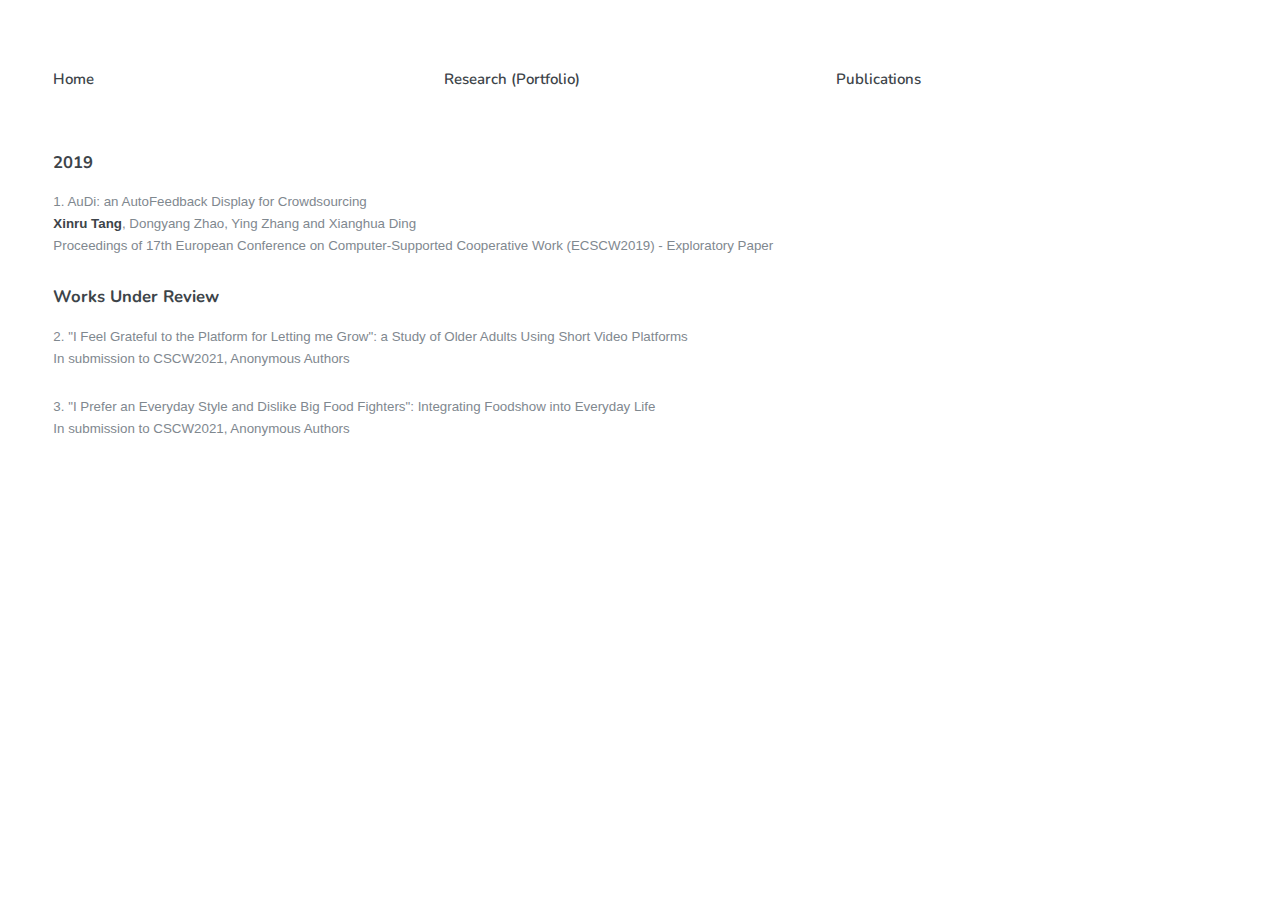
<file: publications.html>
<!DOCTYPE HTML>
<!--
	Editorial by HTML5 UP
	html5up.net | @ajlkn
	Free for personal and commercial use under the CCA 3.0 license (html5up.net/license)
-->
<html>
<head>
    <title>Xinru Tang - Publications</title>
    <meta charset="utf-8" />
    <meta name="viewport" content="width=device-width, initial-scale=1, user-scalable=no" />
    <link rel="stylesheet" href="assets/css/main.css" />
    <link href="https://fonts.googleapis.com/css2?family=Nunito&display=swap" rel="stylesheet">
</head>
<body class="is-preload">

<!-- Wrapper -->
<div id="wrapper">

    <!-- Main -->
    <div id="main">
        <div class="inner">

            <!-- Header -->
            <header id="header">
                <a href="index.html" class="logo"><strong>Home</strong></a>
                <a href="research.html" class="logo"><strong>Research (Portfolio)</strong></a>
                <a href="publications.html" class="logo"><strong>Publications</strong></a>
            </header>

            <!-- Content -->
            <section>
                <h3>2019</h3>
                <p>1. AuDi: an AutoFeedback Display for Crowdsourcing</br>
                    <b> Xinru Tang</b>, Dongyang Zhao, Ying Zhang and Xianghua Ding</br>
                    Proceedings of 17th European Conference on Computer-Supported Cooperative Work (ECSCW2019) - Exploratory Paper
                </p>

                <h3>Works Under Review</h3>
                <p>2. "I Feel Grateful to the Platform for Letting me Grow": a Study of Older Adults Using Short Video Platforms
                    </br>
                    In submission to CSCW2021, Anonymous Authors
                </p>

                <p>3. "I Prefer an Everyday Style and Dislike Big Food Fighters": Integrating
                    Foodshow into Everyday Life</br>
                    In submission to CSCW2021, Anonymous Authors
                </p>





            </section>

        </div>
    </div>


</div>
</div>

</div>

<!-- Scripts -->
<script src="assets/js/jquery.min.js"></script>
<script src="assets/js/browser.min.js"></script>
<script src="assets/js/breakpoints.min.js"></script>
<script src="assets/js/util.js"></script>
<script src="assets/js/main.js"></script>

</body>
</html>
</file>
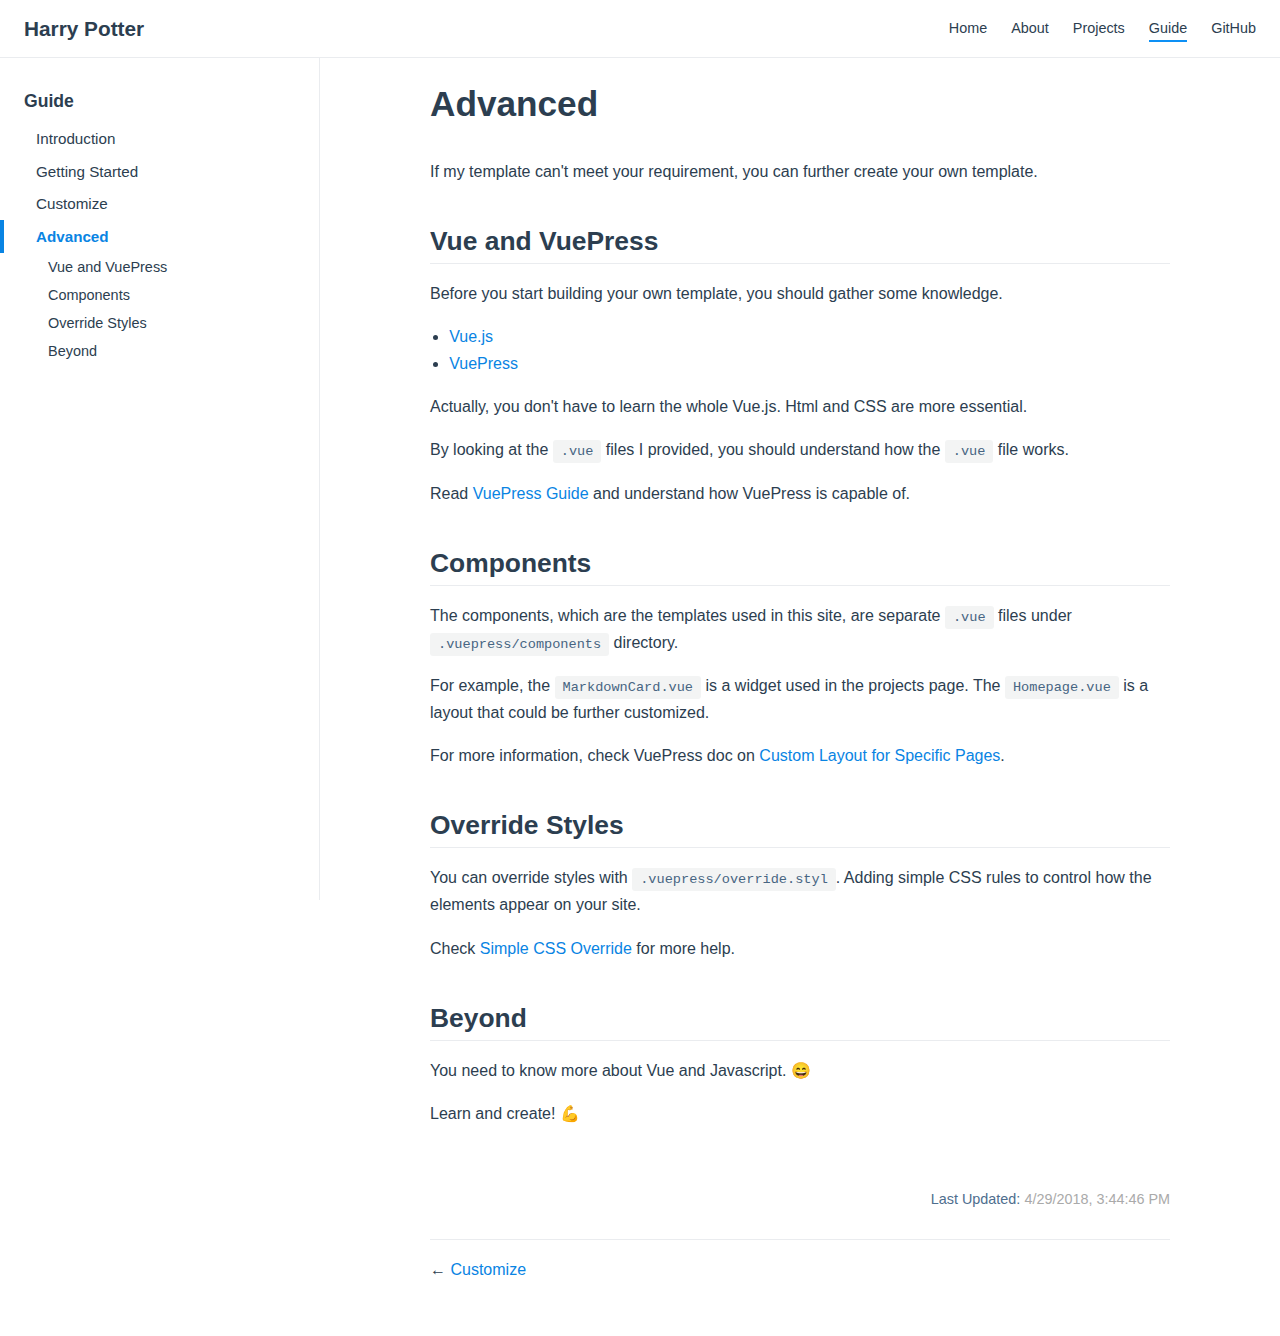
<file: guide/advanced.html>
<!DOCTYPE html>
<html lang="en-US">
  <head>
    <meta charset="utf-8">
    <meta name="viewport" content="width=device-width,initial-scale=1">
    <title>Advanced | Harry Potter</title>
    <meta name="description" content="The description of the site.">
    <meta name="generator" content="VuePress 1.4.0">
    <link rel="icon" href="/logo.png">
    
    <link rel="preload" href="/assets/css/0.styles.739f7d32.css" as="style"><link rel="preload" href="/assets/js/app.d7f94417.js" as="script"><link rel="preload" href="/assets/js/2.3bbe9ba3.js" as="script"><link rel="preload" href="/assets/js/13.d57cab73.js" as="script"><link rel="prefetch" href="/assets/js/10.12e359f5.js"><link rel="prefetch" href="/assets/js/11.0fea436a.js"><link rel="prefetch" href="/assets/js/12.a59ea52c.js"><link rel="prefetch" href="/assets/js/14.1fe10047.js"><link rel="prefetch" href="/assets/js/15.c44dee53.js"><link rel="prefetch" href="/assets/js/16.af20a5d7.js"><link rel="prefetch" href="/assets/js/3.8a89c427.js"><link rel="prefetch" href="/assets/js/4.77e56e2b.js"><link rel="prefetch" href="/assets/js/5.0099e394.js"><link rel="prefetch" href="/assets/js/6.a71ad045.js"><link rel="prefetch" href="/assets/js/7.b74a4c63.js"><link rel="prefetch" href="/assets/js/8.b3bedbf1.js"><link rel="prefetch" href="/assets/js/9.84697dfe.js">
    <link rel="stylesheet" href="/assets/css/0.styles.739f7d32.css">
  </head>
  <body>
    <div id="app" data-server-rendered="true"><div class="theme-container"><header class="navbar"><div class="sidebar-button"><svg xmlns="http://www.w3.org/2000/svg" aria-hidden="true" role="img" viewBox="0 0 448 512" class="icon"><path fill="currentColor" d="M436 124H12c-6.627 0-12-5.373-12-12V80c0-6.627 5.373-12 12-12h424c6.627 0 12 5.373 12 12v32c0 6.627-5.373 12-12 12zm0 160H12c-6.627 0-12-5.373-12-12v-32c0-6.627 5.373-12 12-12h424c6.627 0 12 5.373 12 12v32c0 6.627-5.373 12-12 12zm0 160H12c-6.627 0-12-5.373-12-12v-32c0-6.627 5.373-12 12-12h424c6.627 0 12 5.373 12 12v32c0 6.627-5.373 12-12 12z"></path></svg></div> <a href="/" class="home-link router-link-active"><!----> <span class="site-name">Harry Potter</span></a> <div class="links"><!----> <nav class="nav-links can-hide"><div class="nav-item"><a href="/" class="nav-link">
  Home
</a></div><div class="nav-item"><a href="/about/" class="nav-link">
  About
</a></div><div class="nav-item"><a href="/projects/" class="nav-link">
  Projects
</a></div><div class="nav-item"><a href="/guide/" class="nav-link router-link-active">
  Guide
</a></div><div class="nav-item"><a href="https://github.com/mtobeiyf/vuepress-homepage" target="_blank" rel="noopener noreferrer" class="nav-link external">
  GitHub
  <svg xmlns="http://www.w3.org/2000/svg" aria-hidden="true" x="0px" y="0px" viewBox="0 0 100 100" width="15" height="15" class="icon outbound"><path fill="currentColor" d="M18.8,85.1h56l0,0c2.2,0,4-1.8,4-4v-32h-8v28h-48v-48h28v-8h-32l0,0c-2.2,0-4,1.8-4,4v56C14.8,83.3,16.6,85.1,18.8,85.1z"></path> <polygon fill="currentColor" points="45.7,48.7 51.3,54.3 77.2,28.5 77.2,37.2 85.2,37.2 85.2,14.9 62.8,14.9 62.8,22.9 71.5,22.9"></polygon></svg></a></div> <!----></nav></div></header> <div class="sidebar-mask"></div> <aside class="sidebar"><nav class="nav-links"><div class="nav-item"><a href="/" class="nav-link">
  Home
</a></div><div class="nav-item"><a href="/about/" class="nav-link">
  About
</a></div><div class="nav-item"><a href="/projects/" class="nav-link">
  Projects
</a></div><div class="nav-item"><a href="/guide/" class="nav-link router-link-active">
  Guide
</a></div><div class="nav-item"><a href="https://github.com/mtobeiyf/vuepress-homepage" target="_blank" rel="noopener noreferrer" class="nav-link external">
  GitHub
  <svg xmlns="http://www.w3.org/2000/svg" aria-hidden="true" x="0px" y="0px" viewBox="0 0 100 100" width="15" height="15" class="icon outbound"><path fill="currentColor" d="M18.8,85.1h56l0,0c2.2,0,4-1.8,4-4v-32h-8v28h-48v-48h28v-8h-32l0,0c-2.2,0-4,1.8-4,4v56C14.8,83.3,16.6,85.1,18.8,85.1z"></path> <polygon fill="currentColor" points="45.7,48.7 51.3,54.3 77.2,28.5 77.2,37.2 85.2,37.2 85.2,14.9 62.8,14.9 62.8,22.9 71.5,22.9"></polygon></svg></a></div> <!----></nav>  <ul class="sidebar-links"><li><section class="sidebar-group depth-0"><p class="sidebar-heading open"><span>Guide</span> <!----></p> <ul class="sidebar-links sidebar-group-items"><li><a href="/guide/" class="sidebar-link">Introduction</a></li><li><a href="/guide/getting-started.html" class="sidebar-link">Getting Started</a></li><li><a href="/guide/customize.html" class="sidebar-link">Customize</a></li><li><a href="/guide/advanced.html" class="active sidebar-link">Advanced</a><ul class="sidebar-sub-headers"><li class="sidebar-sub-header"><a href="/guide/advanced.html#vue-and-vuepress" class="sidebar-link">Vue and VuePress</a></li><li class="sidebar-sub-header"><a href="/guide/advanced.html#components" class="sidebar-link">Components</a></li><li class="sidebar-sub-header"><a href="/guide/advanced.html#override-styles" class="sidebar-link">Override Styles</a></li><li class="sidebar-sub-header"><a href="/guide/advanced.html#beyond" class="sidebar-link">Beyond</a></li></ul></li></ul></section></li></ul> </aside> <main class="page"> <div class="theme-default-content content__default"><h1 id="advanced">Advanced</h1> <p>If my template can't meet your requirement, you can further create your own template.</p> <h2 id="vue-and-vuepress">Vue and VuePress</h2> <p>Before you start building your own template, you should gather some knowledge.</p> <ul><li><a href="https://vuejs.org/" target="_blank" rel="noopener noreferrer">Vue.js<svg xmlns="http://www.w3.org/2000/svg" aria-hidden="true" x="0px" y="0px" viewBox="0 0 100 100" width="15" height="15" class="icon outbound"><path fill="currentColor" d="M18.8,85.1h56l0,0c2.2,0,4-1.8,4-4v-32h-8v28h-48v-48h28v-8h-32l0,0c-2.2,0-4,1.8-4,4v56C14.8,83.3,16.6,85.1,18.8,85.1z"></path> <polygon fill="currentColor" points="45.7,48.7 51.3,54.3 77.2,28.5 77.2,37.2 85.2,37.2 85.2,14.9 62.8,14.9 62.8,22.9 71.5,22.9"></polygon></svg></a></li> <li><a href="https://vuepress.vuejs.org/" target="_blank" rel="noopener noreferrer">VuePress<svg xmlns="http://www.w3.org/2000/svg" aria-hidden="true" x="0px" y="0px" viewBox="0 0 100 100" width="15" height="15" class="icon outbound"><path fill="currentColor" d="M18.8,85.1h56l0,0c2.2,0,4-1.8,4-4v-32h-8v28h-48v-48h28v-8h-32l0,0c-2.2,0-4,1.8-4,4v56C14.8,83.3,16.6,85.1,18.8,85.1z"></path> <polygon fill="currentColor" points="45.7,48.7 51.3,54.3 77.2,28.5 77.2,37.2 85.2,37.2 85.2,14.9 62.8,14.9 62.8,22.9 71.5,22.9"></polygon></svg></a></li></ul> <p>Actually, you don't have to learn the whole Vue.js. Html and CSS are more essential.</p> <p>By looking at the <code>.vue</code> files I provided, you should understand how the <code>.vue</code> file works.</p> <p>Read <a href="https://vuepress.vuejs.org/guide/" target="_blank" rel="noopener noreferrer">VuePress Guide<svg xmlns="http://www.w3.org/2000/svg" aria-hidden="true" x="0px" y="0px" viewBox="0 0 100 100" width="15" height="15" class="icon outbound"><path fill="currentColor" d="M18.8,85.1h56l0,0c2.2,0,4-1.8,4-4v-32h-8v28h-48v-48h28v-8h-32l0,0c-2.2,0-4,1.8-4,4v56C14.8,83.3,16.6,85.1,18.8,85.1z"></path> <polygon fill="currentColor" points="45.7,48.7 51.3,54.3 77.2,28.5 77.2,37.2 85.2,37.2 85.2,14.9 62.8,14.9 62.8,22.9 71.5,22.9"></polygon></svg></a> and understand how VuePress is capable of.</p> <h2 id="components">Components</h2> <p>The components, which are the templates used in this site, are separate <code>.vue</code> files under <code>.vuepress/components</code> directory.</p> <p>For example, the <code>MarkdownCard.vue</code> is a widget used in the projects page. The <code>Homepage.vue</code> is a layout that could be further customized.</p> <p>For more information, check VuePress doc on <a href="https://vuepress.vuejs.org/default-theme-config/#custom-layout-for-specific-pages" target="_blank" rel="noopener noreferrer">Custom Layout for Specific Pages<svg xmlns="http://www.w3.org/2000/svg" aria-hidden="true" x="0px" y="0px" viewBox="0 0 100 100" width="15" height="15" class="icon outbound"><path fill="currentColor" d="M18.8,85.1h56l0,0c2.2,0,4-1.8,4-4v-32h-8v28h-48v-48h28v-8h-32l0,0c-2.2,0-4,1.8-4,4v56C14.8,83.3,16.6,85.1,18.8,85.1z"></path> <polygon fill="currentColor" points="45.7,48.7 51.3,54.3 77.2,28.5 77.2,37.2 85.2,37.2 85.2,14.9 62.8,14.9 62.8,22.9 71.5,22.9"></polygon></svg></a>.</p> <h2 id="override-styles">Override Styles</h2> <p>You can override styles with <code>.vuepress/override.styl</code>. Adding simple CSS rules to control how the elements appear on your site.</p> <p>Check <a href="https://vuepress.vuejs.org/default-theme-config/#simple-css-override" target="_blank" rel="noopener noreferrer">Simple CSS Override<svg xmlns="http://www.w3.org/2000/svg" aria-hidden="true" x="0px" y="0px" viewBox="0 0 100 100" width="15" height="15" class="icon outbound"><path fill="currentColor" d="M18.8,85.1h56l0,0c2.2,0,4-1.8,4-4v-32h-8v28h-48v-48h28v-8h-32l0,0c-2.2,0-4,1.8-4,4v56C14.8,83.3,16.6,85.1,18.8,85.1z"></path> <polygon fill="currentColor" points="45.7,48.7 51.3,54.3 77.2,28.5 77.2,37.2 85.2,37.2 85.2,14.9 62.8,14.9 62.8,22.9 71.5,22.9"></polygon></svg></a> for more help.</p> <h2 id="beyond">Beyond</h2> <p>You need to know more about Vue and Javascript. 😄</p> <p>Learn and create! 💪</p></div> <footer class="page-edit"><!----> <div class="last-updated"><span class="prefix">Last Updated:</span> <span class="time">4/29/2018, 3:44:46 PM</span></div></footer> <div class="page-nav"><p class="inner"><span class="prev">
      ←
      <a href="/guide/customize.html" class="prev">
        Customize
      </a></span> <!----></p></div> </main></div><div class="global-ui"></div></div>
    <script src="/assets/js/app.d7f94417.js" defer></script><script src="/assets/js/2.3bbe9ba3.js" defer></script><script src="/assets/js/13.d57cab73.js" defer></script>
  </body>
</html>
</file>
<file: assets/css/0.styles.739f7d32.css>
#nprogress{pointer-events:none}#nprogress .bar{background:#0984e3;position:fixed;z-index:1031;top:0;left:0;width:100%;height:2px}#nprogress .peg{display:block;position:absolute;right:0;width:100px;height:100%;box-shadow:0 0 10px #0984e3,0 0 5px #0984e3;opacity:1;transform:rotate(3deg) translateY(-4px)}#nprogress .spinner{display:block;position:fixed;z-index:1031;top:15px;right:15px}#nprogress .spinner-icon{width:18px;height:18px;box-sizing:border-box;border-color:#0984e3 transparent transparent #0984e3;border-style:solid;border-width:2px;border-radius:50%;-webkit-animation:nprogress-spinner .4s linear infinite;animation:nprogress-spinner .4s linear infinite}.nprogress-custom-parent{overflow:hidden;position:relative}.nprogress-custom-parent #nprogress .bar,.nprogress-custom-parent #nprogress .spinner{position:absolute}@-webkit-keyframes nprogress-spinner{0%{transform:rotate(0deg)}to{transform:rotate(1turn)}}@keyframes nprogress-spinner{0%{transform:rotate(0deg)}to{transform:rotate(1turn)}}.icon.outbound{color:#aaa;display:inline-block;vertical-align:middle;position:relative;top:-1px}.home{padding:3.6rem 2rem 0;max-width:960px;margin:0 auto;display:block}.home .hero{text-align:center}.home .hero img{max-width:100%;max-height:280px;display:block;margin:3rem auto 1.5rem}.home .hero h1{font-size:3rem}.home .hero .action,.home .hero .description,.home .hero h1{margin:1.8rem auto}.home .hero .description{max-width:35rem;font-size:1.6rem;line-height:1.3;color:#6a8bad}.home .hero .action-button{display:inline-block;font-size:1.2rem;color:#fff;background-color:#0984e3;padding:.8rem 1.6rem;border-radius:4px;transition:background-color .1s ease;box-sizing:border-box;border-bottom:1px solid #0877cc}.home .hero .action-button:hover{background-color:#1292f6}.home .features{border-top:1px solid #eaecef;padding:1.2rem 0;margin-top:2.5rem;display:flex;flex-wrap:wrap;align-items:flex-start;align-content:stretch;justify-content:space-between}.home .feature{flex-grow:1;flex-basis:30%;max-width:30%}.home .feature h2{font-size:1.4rem;font-weight:500;border-bottom:none;padding-bottom:0;color:#3a5169}.home .feature p{color:#4e6e8e}.home .footer{padding:2.5rem;border-top:1px solid #eaecef;text-align:center;color:#4e6e8e}@media (max-width:719px){.home .features{flex-direction:column}.home .feature{max-width:100%;padding:0 2.5rem}}@media (max-width:419px){.home{padding-left:1.5rem;padding-right:1.5rem}.home .hero img{max-height:210px;margin:2rem auto 1.2rem}.home .hero h1{font-size:2rem}.home .hero .action,.home .hero .description,.home .hero h1{margin:1.2rem auto}.home .hero .description{font-size:1.2rem}.home .hero .action-button{font-size:1rem;padding:.6rem 1.2rem}.home .feature h2{font-size:1.25rem}}.search-box{display:inline-block;position:relative;margin-right:1rem}.search-box input{cursor:text;width:10rem;height:2rem;color:#4e6e8e;display:inline-block;border:1px solid #cfd4db;border-radius:2rem;font-size:.9rem;line-height:2rem;padding:0 .5rem 0 2rem;outline:none;transition:all .2s ease;background:#fff url(/assets/img/search.83621669.svg) .6rem .5rem no-repeat;background-size:1rem}.search-box input:focus{cursor:auto;border-color:#0984e3}.search-box .suggestions{background:#fff;width:20rem;position:absolute;top:2rem;border:1px solid #cfd4db;border-radius:6px;padding:.4rem;list-style-type:none}.search-box .suggestions.align-right{right:0}.search-box .suggestion{line-height:1.4;padding:.4rem .6rem;border-radius:4px;cursor:pointer}.search-box .suggestion a{white-space:normal;color:#5d82a6}.search-box .suggestion a .page-title{font-weight:600}.search-box .suggestion a .header{font-size:.9em;margin-left:.25em}.search-box .suggestion.focused{background-color:#f3f4f5}.search-box .suggestion.focused a{color:#0984e3}@media (max-width:959px){.search-box input{cursor:pointer;width:0;border-color:transparent;position:relative}.search-box input:focus{cursor:text;left:0;width:10rem}}@media (-ms-high-contrast:none){.search-box input{height:2rem}}@media (max-width:959px) and (min-width:719px){.search-box .suggestions{left:0}}@media (max-width:719px){.search-box{margin-right:0}.search-box input{left:1rem}.search-box .suggestions{right:0}}@media (max-width:419px){.search-box .suggestions{width:calc(100vw - 4rem)}.search-box input:focus{width:8rem}}.sidebar-button{cursor:pointer;display:none;width:1.25rem;height:1.25rem;position:absolute;padding:.6rem;top:.6rem;left:1rem}.sidebar-button .icon{display:block;width:1.25rem;height:1.25rem}@media (max-width:719px){.sidebar-button{display:block}}.dropdown-enter,.dropdown-leave-to{height:0!important}.dropdown-wrapper{cursor:pointer}.dropdown-wrapper .dropdown-title{display:block;font-size:.9rem;font-family:inherit;cursor:inherit;padding:inherit;line-height:1.4rem;background:transparent;border:none;font-weight:500;color:#2c3e50}.dropdown-wrapper .dropdown-title:hover{border-color:transparent}.dropdown-wrapper .dropdown-title .arrow{vertical-align:middle;margin-top:-1px;margin-left:.4rem}.dropdown-wrapper .nav-dropdown .dropdown-item{color:inherit;line-height:1.7rem}.dropdown-wrapper .nav-dropdown .dropdown-item h4{margin:.45rem 0 0;border-top:1px solid #eee;padding:.45rem 1.5rem 0 1.25rem}.dropdown-wrapper .nav-dropdown .dropdown-item .dropdown-subitem-wrapper{padding:0;list-style:none}.dropdown-wrapper .nav-dropdown .dropdown-item .dropdown-subitem-wrapper .dropdown-subitem{font-size:.9em}.dropdown-wrapper .nav-dropdown .dropdown-item a{display:block;line-height:1.7rem;position:relative;border-bottom:none;font-weight:400;margin-bottom:0;padding:0 1.5rem 0 1.25rem}.dropdown-wrapper .nav-dropdown .dropdown-item a.router-link-active,.dropdown-wrapper .nav-dropdown .dropdown-item a:hover{color:#0984e3}.dropdown-wrapper .nav-dropdown .dropdown-item a.router-link-active:after{content:"";width:0;height:0;border-left:5px solid #0984e3;border-top:3px solid transparent;border-bottom:3px solid transparent;position:absolute;top:calc(50% - 2px);left:9px}.dropdown-wrapper .nav-dropdown .dropdown-item:first-child h4{margin-top:0;padding-top:0;border-top:0}@media (max-width:719px){.dropdown-wrapper.open .dropdown-title{margin-bottom:.5rem}.dropdown-wrapper .dropdown-title{font-weight:600;font-size:inherit}.dropdown-wrapper .dropdown-title:hover{color:#0984e3}.dropdown-wrapper .nav-dropdown{transition:height .1s ease-out;overflow:hidden}.dropdown-wrapper .nav-dropdown .dropdown-item h4{border-top:0;margin-top:0;padding-top:0}.dropdown-wrapper .nav-dropdown .dropdown-item>a,.dropdown-wrapper .nav-dropdown .dropdown-item h4{font-size:15px;line-height:2rem}.dropdown-wrapper .nav-dropdown .dropdown-item .dropdown-subitem{font-size:14px;padding-left:1rem}}@media (min-width:719px){.dropdown-wrapper{height:1.8rem}.dropdown-wrapper.open .nav-dropdown,.dropdown-wrapper:hover .nav-dropdown{display:block!important}.dropdown-wrapper.open:blur{display:none}.dropdown-wrapper .dropdown-title .arrow{border-left:4px solid transparent;border-right:4px solid transparent;border-top:6px solid #ccc;border-bottom:0}.dropdown-wrapper .nav-dropdown{display:none;height:auto!important;box-sizing:border-box;max-height:calc(100vh - 2.7rem);overflow-y:auto;position:absolute;top:100%;right:0;background-color:#fff;padding:.6rem 0;border:1px solid;border-color:#ddd #ddd #ccc;text-align:left;border-radius:.25rem;white-space:nowrap;margin:0}}.nav-links{display:inline-block}.nav-links a{line-height:1.4rem;color:inherit}.nav-links a.router-link-active,.nav-links a:hover{color:#0984e3}.nav-links .nav-item{position:relative;display:inline-block;margin-left:1.5rem;line-height:2rem}.nav-links .nav-item:first-child{margin-left:0}.nav-links .repo-link{margin-left:1.5rem}@media (max-width:719px){.nav-links .nav-item,.nav-links .repo-link{margin-left:0}}@media (min-width:719px){.nav-links a.router-link-active,.nav-links a:hover{color:#2c3e50}.nav-item>a:not(.external).router-link-active,.nav-item>a:not(.external):hover{margin-bottom:-2px;border-bottom:2px solid #0d90f5}}.navbar{padding:.7rem 1.5rem;line-height:2.2rem}.navbar a,.navbar img,.navbar span{display:inline-block}.navbar .logo{height:2.2rem;min-width:2.2rem;margin-right:.8rem;vertical-align:top}.navbar .site-name{font-size:1.3rem;font-weight:600;color:#2c3e50;position:relative}.navbar .links{padding-left:1.5rem;box-sizing:border-box;background-color:#fff;white-space:nowrap;font-size:.9rem;position:absolute;right:1.5rem;top:.7rem;display:flex}.navbar .links .search-box{flex:0 0 auto;vertical-align:top}@media (max-width:719px){.navbar{padding-left:4rem}.navbar .can-hide{display:none}.navbar .links{padding-left:1.5rem}.navbar .site-name{width:calc(100vw - 9.4rem);overflow:hidden;white-space:nowrap;text-overflow:ellipsis}}.page-edit{max-width:740px;margin:0 auto;padding:2rem 2.5rem}@media (max-width:959px){.page-edit{padding:2rem}}@media (max-width:419px){.page-edit{padding:1.5rem}}.page-edit{padding-top:1rem;padding-bottom:1rem;overflow:auto}.page-edit .edit-link{display:inline-block}.page-edit .edit-link a{color:#4e6e8e;margin-right:.25rem}.page-edit .last-updated{float:right;font-size:.9em}.page-edit .last-updated .prefix{font-weight:500;color:#4e6e8e}.page-edit .last-updated .time{font-weight:400;color:#aaa}@media (max-width:719px){.page-edit .edit-link{margin-bottom:.5rem}.page-edit .last-updated{font-size:.8em;float:none;text-align:left}}.page-nav{max-width:740px;margin:0 auto;padding:2rem 2.5rem}@media (max-width:959px){.page-nav{padding:2rem}}@media (max-width:419px){.page-nav{padding:1.5rem}}.page-nav{padding-top:1rem;padding-bottom:0}.page-nav .inner{min-height:2rem;margin-top:0;border-top:1px solid #eaecef;padding-top:1rem;overflow:auto}.page-nav .next{float:right}.page{padding-bottom:2rem;display:block}.sidebar-group .sidebar-group{padding-left:.5em}.sidebar-group:not(.collapsable) .sidebar-heading:not(.clickable){cursor:auto;color:inherit}.sidebar-group.is-sub-group{padding-left:0}.sidebar-group.is-sub-group>.sidebar-heading{font-size:.95em;line-height:1.4;font-weight:400;padding-left:2rem}.sidebar-group.is-sub-group>.sidebar-heading:not(.clickable){opacity:.5}.sidebar-group.is-sub-group>.sidebar-group-items{padding-left:1rem}.sidebar-group.is-sub-group>.sidebar-group-items>li>.sidebar-link{font-size:.95em;border-left:none}.sidebar-group.depth-2>.sidebar-heading{border-left:none}.sidebar-heading{color:#2c3e50;transition:color .15s ease;cursor:pointer;font-size:1.1em;font-weight:700;padding:.35rem 1.5rem .35rem 1.25rem;width:100%;box-sizing:border-box;margin:0;border-left:.25rem solid transparent}.sidebar-heading.open,.sidebar-heading:hover{color:inherit}.sidebar-heading .arrow{position:relative;top:-.12em;left:.5em}.sidebar-heading.clickable.active{font-weight:600;color:#0984e3;border-left-color:#0984e3}.sidebar-heading.clickable:hover{color:#0984e3}.sidebar-group-items{transition:height .1s ease-out;font-size:.95em;overflow:hidden}.sidebar .sidebar-sub-headers{padding-left:1rem;font-size:.95em}a.sidebar-link{font-size:1em;font-weight:400;display:inline-block;color:#2c3e50;border-left:.25rem solid transparent;padding:.35rem 1rem .35rem 1.25rem;line-height:1.4;width:100%;box-sizing:border-box}a.sidebar-link:hover{color:#0984e3}a.sidebar-link.active{font-weight:600;color:#0984e3;border-left-color:#0984e3}.sidebar-group a.sidebar-link{padding-left:2rem}.sidebar-sub-headers a.sidebar-link{padding-top:.25rem;padding-bottom:.25rem;border-left:none}.sidebar-sub-headers a.sidebar-link.active{font-weight:500}.sidebar ul{padding:0;margin:0;list-style-type:none}.sidebar a{display:inline-block}.sidebar .nav-links{display:none;border-bottom:1px solid #eaecef;padding:.5rem 0 .75rem}.sidebar .nav-links a{font-weight:600}.sidebar .nav-links .nav-item,.sidebar .nav-links .repo-link{display:block;line-height:1.25rem;font-size:1.1em;padding:.5rem 0 .5rem 1.5rem}.sidebar>.sidebar-links{padding:1.5rem 0}.sidebar>.sidebar-links>li>a.sidebar-link{font-size:1.1em;line-height:1.7;font-weight:700}.sidebar>.sidebar-links>li:not(:first-child){margin-top:.75rem}@media (max-width:719px){.sidebar .nav-links{display:block}.sidebar .nav-links .dropdown-wrapper .nav-dropdown .dropdown-item a.router-link-active:after{top:calc(1rem - 2px)}.sidebar>.sidebar-links{padding:1rem 0}}.theme-container.about-page .page{background-color:#e6ecf0;min-height:100vh}.theme-container.about-page .page .last-updated{display:none}.theme-container.home-page .page{font-size:14px;font-family:lucida grande,lucida sans unicode,lucida,Helvetica Neue,Helvetica,Arial,sans-serif}.theme-container.home-page .page p{margin:0 0 .5rem}.theme-container.home-page .page ol,.theme-container.home-page .page p,.theme-container.home-page .page ul{line-height:normal}.theme-container.home-page .page a{font-weight:400}.theme-container.home-page .page .theme-default-content:not(.custom)>h2{margin-bottom:.5rem}.theme-container.home-page .page .theme-default-content:not(.custom)>h2:first-child+p{margin-top:.5rem}.theme-container.home-page .page .theme-default-content:not(.custom)>h3{padding-top:4rem}.theme-container.home-page .page .md-card{margin-top:.5em}.theme-container.home-page .page .md-card .card-image{padding:.2rem}.theme-container.home-page .page .md-card .card-image img{max-width:120px;max-height:120px}.theme-container.home-page .page .md-card .card-content p{-webkit-margin-after:.2em}@media (max-width:419px){.theme-container.home-page .page ol,.theme-container.home-page .page p,.theme-container.home-page .page ul{line-height:1.5}.theme-container.home-page .page .md-card .card-image img{width:100%;max-width:400px}}.projects-page{background-color:#fafbfc}code[class*=language-],pre[class*=language-]{color:#ccc;background:none;font-family:Consolas,Monaco,Andale Mono,Ubuntu Mono,monospace;font-size:1em;text-align:left;white-space:pre;word-spacing:normal;word-break:normal;word-wrap:normal;line-height:1.5;-moz-tab-size:4;-o-tab-size:4;tab-size:4;-webkit-hyphens:none;-ms-hyphens:none;hyphens:none}pre[class*=language-]{padding:1em;margin:.5em 0;overflow:auto}:not(pre)>code[class*=language-],pre[class*=language-]{background:#2d2d2d}:not(pre)>code[class*=language-]{padding:.1em;border-radius:.3em;white-space:normal}.token.block-comment,.token.cdata,.token.comment,.token.doctype,.token.prolog{color:#999}.token.punctuation{color:#ccc}.token.attr-name,.token.deleted,.token.namespace,.token.tag{color:#e2777a}.token.function-name{color:#6196cc}.token.boolean,.token.function,.token.number{color:#f08d49}.token.class-name,.token.constant,.token.property,.token.symbol{color:#f8c555}.token.atrule,.token.builtin,.token.important,.token.keyword,.token.selector{color:#cc99cd}.token.attr-value,.token.char,.token.regex,.token.string,.token.variable{color:#7ec699}.token.entity,.token.operator,.token.url{color:#67cdcc}.token.bold,.token.important{font-weight:700}.token.italic{font-style:italic}.token.entity{cursor:help}.token.inserted{color:green}.theme-default-content code{color:#476582;padding:.25rem .5rem;margin:0;font-size:.85em;background-color:rgba(27,31,35,.05);border-radius:3px}.theme-default-content code .token.deleted{color:#ec5975}.theme-default-content code .token.inserted{color:#0984e3}.theme-default-content pre,.theme-default-content pre[class*=language-]{line-height:1.4;padding:1.25rem 1.5rem;margin:.85rem 0;background-color:#282c34;border-radius:6px;overflow:auto}.theme-default-content pre[class*=language-] code,.theme-default-content pre code{color:#fff;padding:0;background-color:transparent;border-radius:0}div[class*=language-]{position:relative;background-color:#282c34;border-radius:6px}div[class*=language-] .highlight-lines{-webkit-user-select:none;-ms-user-select:none;user-select:none;padding-top:1.3rem;position:absolute;top:0;left:0;width:100%;line-height:1.4}div[class*=language-] .highlight-lines .highlighted{background-color:rgba(0,0,0,.66)}div[class*=language-] pre,div[class*=language-] pre[class*=language-]{background:transparent;position:relative;z-index:1}div[class*=language-]:before{position:absolute;z-index:3;top:.8em;right:1em;font-size:.75rem;color:hsla(0,0%,100%,.4)}div[class*=language-]:not(.line-numbers-mode) .line-numbers-wrapper{display:none}div[class*=language-].line-numbers-mode .highlight-lines .highlighted{position:relative}div[class*=language-].line-numbers-mode .highlight-lines .highlighted:before{content:" ";position:absolute;z-index:3;left:0;top:0;display:block;width:3.5rem;height:100%;background-color:rgba(0,0,0,.66)}div[class*=language-].line-numbers-mode pre{padding-left:4.5rem;vertical-align:middle}div[class*=language-].line-numbers-mode .line-numbers-wrapper{position:absolute;top:0;width:3.5rem;text-align:center;color:hsla(0,0%,100%,.3);padding:1.25rem 0;line-height:1.4}div[class*=language-].line-numbers-mode .line-numbers-wrapper br{-webkit-user-select:none;-ms-user-select:none;user-select:none}div[class*=language-].line-numbers-mode .line-numbers-wrapper .line-number{position:relative;z-index:4;-webkit-user-select:none;-ms-user-select:none;user-select:none;font-size:.85em}div[class*=language-].line-numbers-mode:after{content:"";position:absolute;z-index:2;top:0;left:0;width:3.5rem;height:100%;border-radius:6px 0 0 6px;border-right:1px solid rgba(0,0,0,.66);background-color:#282c34}div[class~=language-js]:before{content:"js"}div[class~=language-ts]:before{content:"ts"}div[class~=language-html]:before{content:"html"}div[class~=language-md]:before{content:"md"}div[class~=language-vue]:before{content:"vue"}div[class~=language-css]:before{content:"css"}div[class~=language-sass]:before{content:"sass"}div[class~=language-scss]:before{content:"scss"}div[class~=language-less]:before{content:"less"}div[class~=language-stylus]:before{content:"stylus"}div[class~=language-go]:before{content:"go"}div[class~=language-java]:before{content:"java"}div[class~=language-c]:before{content:"c"}div[class~=language-sh]:before{content:"sh"}div[class~=language-yaml]:before{content:"yaml"}div[class~=language-py]:before{content:"py"}div[class~=language-docker]:before{content:"docker"}div[class~=language-dockerfile]:before{content:"dockerfile"}div[class~=language-makefile]:before{content:"makefile"}div[class~=language-javascript]:before{content:"js"}div[class~=language-typescript]:before{content:"ts"}div[class~=language-markup]:before{content:"html"}div[class~=language-markdown]:before{content:"md"}div[class~=language-json]:before{content:"json"}div[class~=language-ruby]:before{content:"rb"}div[class~=language-python]:before{content:"py"}div[class~=language-bash]:before{content:"sh"}div[class~=language-php]:before{content:"php"}.custom-block .custom-block-title{font-weight:600;margin-bottom:-.4rem}.custom-block.danger,.custom-block.tip,.custom-block.warning{padding:.1rem 1.5rem;border-left-width:.5rem;border-left-style:solid;margin:1rem 0}.custom-block.tip{background-color:#f3f5f7;border-color:#42b983}.custom-block.warning{background-color:rgba(255,229,100,.3);border-color:#e7c000;color:#6b5900}.custom-block.warning .custom-block-title{color:#b29400}.custom-block.warning a{color:#2c3e50}.custom-block.danger{background-color:#ffe6e6;border-color:#c00;color:#4d0000}.custom-block.danger .custom-block-title{color:#900}.custom-block.danger a{color:#2c3e50}.custom-block.details{display:block;position:relative;border-radius:2px;margin:1.6em 0;padding:1.6em;background-color:#eee}.custom-block.details h4{margin-top:0}.custom-block.details figure:last-child,.custom-block.details p:last-child{margin-bottom:0;padding-bottom:0}.custom-block.details summary{outline:none;cursor:pointer}.arrow{display:inline-block;width:0;height:0}.arrow.up{border-bottom:6px solid #ccc}.arrow.down,.arrow.up{border-left:4px solid transparent;border-right:4px solid transparent}.arrow.down{border-top:6px solid #ccc}.arrow.right{border-left:6px solid #ccc}.arrow.left,.arrow.right{border-top:4px solid transparent;border-bottom:4px solid transparent}.arrow.left{border-right:6px solid #ccc}.theme-default-content:not(.custom){max-width:740px;margin:0 auto;padding:2rem 2.5rem}@media (max-width:959px){.theme-default-content:not(.custom){padding:2rem}}@media (max-width:419px){.theme-default-content:not(.custom){padding:1.5rem}}.table-of-contents .badge{vertical-align:middle}body,html{padding:0;margin:0;background-color:#fff}body{font-family:-apple-system,BlinkMacSystemFont,Segoe UI,Roboto,Oxygen,Ubuntu,Cantarell,Fira Sans,Droid Sans,Helvetica Neue,sans-serif;-webkit-font-smoothing:antialiased;-moz-osx-font-smoothing:grayscale;font-size:16px;color:#2c3e50}.page{padding-left:20rem}.navbar{z-index:20;right:0;height:3.6rem;background-color:#fff;box-sizing:border-box;border-bottom:1px solid #eaecef}.navbar,.sidebar-mask{position:fixed;top:0;left:0}.sidebar-mask{z-index:9;width:100vw;height:100vh;display:none}.sidebar{font-size:16px;background-color:#fff;width:20rem;position:fixed;z-index:10;margin:0;top:3.6rem;left:0;bottom:0;box-sizing:border-box;border-right:1px solid #eaecef;overflow-y:auto}.theme-default-content:not(.custom)>:first-child{margin-top:3.6rem}.theme-default-content:not(.custom) a:hover{text-decoration:underline}.theme-default-content:not(.custom) p.demo{padding:1rem 1.5rem;border:1px solid #ddd;border-radius:4px}.theme-default-content:not(.custom) img{max-width:100%}.theme-default-content.custom{padding:0;margin:0}.theme-default-content.custom img{max-width:100%}a{font-weight:500;text-decoration:none}a,p a code{color:#0984e3}p a code{font-weight:400}kbd{background:#eee;border:.15rem solid #ddd;border-bottom:.25rem solid #ddd;border-radius:.15rem;padding:0 .15em}blockquote{font-size:1rem;color:#999;border-left:.2rem solid #dfe2e5;margin:1rem 0;padding:.25rem 0 .25rem 1rem}blockquote>p{margin:0}ol,ul{padding-left:1.2em}strong{font-weight:600}h1,h2,h3,h4,h5,h6{font-weight:600;line-height:1.25}.theme-default-content:not(.custom)>h1,.theme-default-content:not(.custom)>h2,.theme-default-content:not(.custom)>h3,.theme-default-content:not(.custom)>h4,.theme-default-content:not(.custom)>h5,.theme-default-content:not(.custom)>h6{margin-top:-3.1rem;padding-top:4.6rem;margin-bottom:0}.theme-default-content:not(.custom)>h1:first-child,.theme-default-content:not(.custom)>h2:first-child,.theme-default-content:not(.custom)>h3:first-child,.theme-default-content:not(.custom)>h4:first-child,.theme-default-content:not(.custom)>h5:first-child,.theme-default-content:not(.custom)>h6:first-child{margin-top:-1.5rem;margin-bottom:1rem}.theme-default-content:not(.custom)>h1:first-child+.custom-block,.theme-default-content:not(.custom)>h1:first-child+p,.theme-default-content:not(.custom)>h1:first-child+pre,.theme-default-content:not(.custom)>h2:first-child+.custom-block,.theme-default-content:not(.custom)>h2:first-child+p,.theme-default-content:not(.custom)>h2:first-child+pre,.theme-default-content:not(.custom)>h3:first-child+.custom-block,.theme-default-content:not(.custom)>h3:first-child+p,.theme-default-content:not(.custom)>h3:first-child+pre,.theme-default-content:not(.custom)>h4:first-child+.custom-block,.theme-default-content:not(.custom)>h4:first-child+p,.theme-default-content:not(.custom)>h4:first-child+pre,.theme-default-content:not(.custom)>h5:first-child+.custom-block,.theme-default-content:not(.custom)>h5:first-child+p,.theme-default-content:not(.custom)>h5:first-child+pre,.theme-default-content:not(.custom)>h6:first-child+.custom-block,.theme-default-content:not(.custom)>h6:first-child+p,.theme-default-content:not(.custom)>h6:first-child+pre{margin-top:2rem}h1:hover .header-anchor,h2:hover .header-anchor,h3:hover .header-anchor,h4:hover .header-anchor,h5:hover .header-anchor,h6:hover .header-anchor{opacity:1}h1{font-size:2.2rem}h2{font-size:1.65rem;padding-bottom:.3rem;border-bottom:1px solid #eaecef}h3{font-size:1.35rem}a.header-anchor{font-size:.85em;float:left;margin-left:-.87em;padding-right:.23em;margin-top:.125em;opacity:0}a.header-anchor:hover{text-decoration:none}.line-number,code,kbd{font-family:source-code-pro,Menlo,Monaco,Consolas,Courier New,monospace}ol,p,ul{line-height:1.7}hr{border:0;border-top:1px solid #eaecef}table{border-collapse:collapse;margin:1rem 0;display:block;overflow-x:auto}tr{border-top:1px solid #dfe2e5}tr:nth-child(2n){background-color:#f6f8fa}td,th{border:1px solid #dfe2e5;padding:.6em 1em}.theme-container.sidebar-open .sidebar-mask{display:block}.theme-container.no-navbar .theme-default-content:not(.custom)>h1,.theme-container.no-navbar h2,.theme-container.no-navbar h3,.theme-container.no-navbar h4,.theme-container.no-navbar h5,.theme-container.no-navbar h6{margin-top:1.5rem;padding-top:0}.theme-container.no-navbar .sidebar{top:0}@media (min-width:720px){.theme-container.no-sidebar .sidebar{display:none}.theme-container.no-sidebar .page{padding-left:0}}@media (max-width:959px){.sidebar{font-size:15px;width:16.4rem}.page{padding-left:16.4rem}}@media (max-width:719px){.sidebar{top:0;padding-top:3.6rem;transform:translateX(-100%);transition:transform .2s ease}.page{padding-left:0}.theme-container.sidebar-open .sidebar{transform:translateX(0)}.theme-container.no-navbar .sidebar{padding-top:0}}@media (max-width:419px){h1{font-size:1.9rem}.theme-default-content div[class*=language-]{margin:.85rem -1.5rem;border-radius:0}}.icon.outbound{display:none}.about-card{width:100%;display:flex;flex-direction:column;align-items:center}.about-card .avatar{position:relative;z-index:1}.about-card .avatar img{display:block;width:100%;height:auto;max-width:150px;border-radius:500rem}.about-card .card{max-width:600px;width:100%;position:relative;top:-75px;padding-top:75px;margin-left:auto;margin-right:auto;background:#fff;box-shadow:0 4px 8px 0 rgba(0,0,0,.2);border-radius:.3rem;text-align:center}.about-card .card .bio{padding:1em}.about-card .card .bio .head{font-weight:700;font-size:1.3em}.about-card .card .bio .info{padding-top:.5rem;font-size:1em;color:rgba(0,0,0,.4)}.about-card .card .bio .description{text-align:justify}.about-card .card .bio .description p{padding:.8em .5em 0;line-height:normal;-webkit-margin-before:0;-webkit-margin-after:0}.about-card .card .bio .description p a{font-weight:400}.about-card .card .interests{padding:1em 1.5em;border-top:1px solid rgba(34,36,38,.1)}.about-card .card .socials{border-top:1px solid rgba(34,36,38,.1);display:flex;flex-direction:row;justify-content:center;flex-wrap:wrap}.about-card .card .socials img{width:32px;margin:1em;cursor:pointer}.about-card .card .actions{border-top:1px solid rgba(34,36,38,.1);display:flex;flex-direction:row;justify-content:center;flex-wrap:wrap}.about-card .card .actions .button{background-color:#b53471;border:none;border-radius:.3em;color:#fff;padding:.5em 1em;margin:1em .5em;font-size:1rem;font-family:inherit;font-weight:400;text-align:center;text-decoration:none;display:inline-block;transition-duration:.4s;cursor:pointer}.about-card .card .actions .button:hover{background-color:#34495e}.about-card .footer{padding:1rem;font-weight:200;font-size:1rem;text-align:center;color:#9fa9aa;margin-top:auto}.profile{display:flex;flex-direction:row;align-items:stretch}.profile .image{max-width:120px}.profile .image img{border-radius:50%;padding:2px;border:1px solid #f2f3f3}.profile .info{display:flex;flex:1 1;flex-direction:column;padding-left:3rem}.profile .info .name{font-size:1.85rem;font-weight:600}.profile .info .socials{display:flex;flex-direction:row}.profile .info .socials img{width:1.3rem;margin:0 .6rem 0 0;cursor:pointer}.profile .info .socials b{margin-left:1rem}.profile .info .contact .title{font-size:1.2rem;font-weight:400}.profile .info .contact .email{font-family:Courier New,Courier,monospace}@media (max-width:419px){.profile .image{max-width:100px}}.md-card{background-color:#fff;margin-top:1em;min-height:150px;display:flex;flex-direction:row;align-items:stretch}.md-card .card-image{display:flex;align-items:center;padding:.5rem}.md-card .card-image img{max-width:150px;max-height:150px;height:150px;border:1px solid #eee;border-radius:.2rem;-o-object-fit:cover;object-fit:cover}.md-card .card-content{padding:.5rem;flex-grow:1}.md-card .card-content p{line-height:normal;-webkit-margin-before:0;-webkit-margin-after:.5em}.md-card .card-content blockquote{font-size:1rem}.md-card.show-border{border:1px solid #eee;border-radius:.5rem;box-shadow:0 5px 15px -5px rgba(0,0,0,.1);padding:.5rem}@media (max-width:419px){.md-card{display:flex;flex-direction:column;margin:1rem -.5rem;padding:.5rem;box-sizing:border-box}.md-card .card-image{flex-grow:1;align-items:stretch}.md-card .card-image img{width:100%;max-width:400px}.md-card .card-content pre{margin:0;border-radius:6px}}.badge[data-v-15b7b770]{display:inline-block;font-size:14px;height:18px;line-height:18px;border-radius:3px;padding:0 6px;color:#fff}.badge.green[data-v-15b7b770],.badge.tip[data-v-15b7b770],.badge[data-v-15b7b770]{background-color:#42b983}.badge.error[data-v-15b7b770]{background-color:#da5961}.badge.warn[data-v-15b7b770],.badge.warning[data-v-15b7b770],.badge.yellow[data-v-15b7b770]{background-color:#e7c000}.badge+.badge[data-v-15b7b770]{margin-left:5px}
</file>
<file: stylesheets/styles.css>
body {
  background-color: #fff;
  padding:50px;
  font: 14px/1.5 -apple-system, BlinkMacSystemFont, "Segoe UI", Roboto, Oxygen, Ubuntu, Cantarell, "Fira Sans", "Droid Sans", "Helvetica Neue", Arial, sans-serif, "Apple Color Emoji", "Segoe UI Emoji", "Segoe UI Symbol";
  color:#595959;
  font-weight:400;
}

h1, h2, h3, h4, h5, h6 {
  color:#222;
  margin:0 0 20px;
}

p, ul, ol, table, pre, dl {
  margin:0 0 20px;
}

h1, h2, h3 {
  line-height:1.1;
}

h1 {
  font-size:28px;
  font-weight: 500;
}

h2 {
  color:#393939;
  font-weight: 500;
}

h3, h4, h5, h6 {
  color:#494949;
  font-weight: 500;
}

a {
  color:#39c;
  text-decoration:none;
}

a:hover {
  color:#069;
}

a small {
  font-size:11px;
  color:#777;
  margin-top:-0.3em;
  display:block;
}

a:hover small {
  color:#777;
}

.wrapper {
  width:860px;
  margin:0 auto;
}

blockquote {
  border-left:1px solid #e5e5e5;
  margin:0;
  padding:0 0 0 20px;
  font-style:italic;
}

code, pre {
  font-family:Monaco, Bitstream Vera Sans Mono, Lucida Console, Terminal, Consolas, Liberation Mono, DejaVu Sans Mono, Courier New, monospace;
  color:#333;
}

pre {
  padding:8px 15px;
  background: #f8f8f8;
  border-radius:5px;
  border:1px solid #e5e5e5;
  overflow-x: auto;
}

table {
  width:100%;
  border-collapse:collapse;
}

th, td {
  text-align:left;
  padding:5px 10px;
  border-bottom:1px solid #e5e5e5;
}

dt {
  color:#444;
  font-weight:500;
}

th {
  color:#444;
}

img {
  max-width:100%;
}

header {
  width:270px;
  float:left;
  position:fixed;
  -webkit-font-smoothing:subpixel-antialiased;
}

header ul {
  list-style:none;
  height:40px;
  padding:0;
  background: #f4f4f4;
  border-radius:5px;
  border:1px solid #e0e0e0;
  width:270px;
}

header li {
  width:89px;
  float:left;
  border-right:1px solid #e0e0e0;
  height:40px;
}

header li:first-child a {
  border-radius:5px 0 0 5px;
}

header li:last-child a {
  border-radius:0 5px 5px 0;
}

header ul a {
  line-height:1;
  font-size:11px;
  color:#999;
  display:block;
  text-align:center;
  padding-top:6px;
  height:34px;
}

header ul a:hover {
  color:#999;
}

header ul a:active {
  background-color:#f0f0f0;
}

strong {
  color:#222;
  font-weight:500;
}

header ul li + li + li {
  border-right:none;
  width:89px;
}

header ul a strong {
  font-size:14px;
  display:block;
  color:#222;
}

section {
  width:500px;
  float:right;
  padding-bottom:50px;
}

small {
  font-size:11px;
}

hr {
  border:0;
  background:#e5e5e5;
  height:1px;
  margin:0 0 20px;
}

footer {
  width:270px;
  float:left;
  position:fixed;
  bottom:50px;
  -webkit-font-smoothing:subpixel-antialiased;
}

@media print, screen and (max-width: 960px) {

  div.wrapper {
    width:auto;
    margin:0;
  }

  header, section, footer {
    float:none;
    position:static;
    width:auto;
  }

  header {
    padding-right:320px;
  }

  section {
    border:1px solid #e5e5e5;
    border-width:1px 0;
    padding:20px 0;
    margin:0 0 20px;
  }

  header a small {
    display:inline;
  }

  header ul {
    position:absolute;
    right:50px;
    top:52px;
  }
}

@media print, screen and (max-width: 720px) {
  body {
    word-wrap:break-word;
  }

  header {
    padding:0;
  }

  header ul, header p.view {
    position:static;
  }

  pre, code {
    word-wrap:normal;
  }
}

@media print, screen and (max-width: 480px) {
  body {
    padding:15px;
  }

  header ul {
    width:99%;
  }

  header li, header ul li + li + li {
    width:33%;
  }
}

@media print {
  body {
    padding:0.4in;
    font-size:12pt;
    color:#444;
  }
}
</file>
<file: stylesheets/pygment_trac.css>
.highlight  { background: #ffffff; }
.highlight .c { color: #999988; font-style: italic } /* Comment */
.highlight .err { color: #a61717; background-color: #e3d2d2 } /* Error */
.highlight .k { font-weight: bold } /* Keyword */
.highlight .o { font-weight: bold } /* Operator */
.highlight .cm { color: #999988; font-style: italic } /* Comment.Multiline */
.highlight .cp { color: #999999; font-weight: bold } /* Comment.Preproc */
.highlight .c1 { color: #999988; font-style: italic } /* Comment.Single */
.highlight .cs { color: #999999; font-weight: bold; font-style: italic } /* Comment.Special */
.highlight .gd { color: #000000; background-color: #ffdddd } /* Generic.Deleted */
.highlight .gd .x { color: #000000; background-color: #ffaaaa } /* Generic.Deleted.Specific */
.highlight .ge { font-style: italic } /* Generic.Emph */
.highlight .gr { color: #aa0000 } /* Generic.Error */
.highlight .gh { color: #999999 } /* Generic.Heading */
.highlight .gi { color: #000000; background-color: #ddffdd } /* Generic.Inserted */
.highlight .gi .x { color: #000000; background-color: #aaffaa } /* Generic.Inserted.Specific */
.highlight .go { color: #888888 } /* Generic.Output */
.highlight .gp { color: #555555 } /* Generic.Prompt */
.highlight .gs { font-weight: bold } /* Generic.Strong */
.highlight .gu { color: #800080; font-weight: bold; } /* Generic.Subheading */
.highlight .gt { color: #aa0000 } /* Generic.Traceback */
.highlight .kc { font-weight: bold } /* Keyword.Constant */
.highlight .kd { font-weight: bold } /* Keyword.Declaration */
.highlight .kn { font-weight: bold } /* Keyword.Namespace */
.highlight .kp { font-weight: bold } /* Keyword.Pseudo */
.highlight .kr { font-weight: bold } /* Keyword.Reserved */
.highlight .kt { color: #445588; font-weight: bold } /* Keyword.Type */
.highlight .m { color: #009999 } /* Literal.Number */
.highlight .s { color: #d14 } /* Literal.String */
.highlight .na { color: #008080 } /* Name.Attribute */
.highlight .nb { color: #0086B3 } /* Name.Builtin */
.highlight .nc { color: #445588; font-weight: bold } /* Name.Class */
.highlight .no { color: #008080 } /* Name.Constant */
.highlight .ni { color: #800080 } /* Name.Entity */
.highlight .ne { color: #990000; font-weight: bold } /* Name.Exception */
.highlight .nf { color: #990000; font-weight: bold } /* Name.Function */
.highlight .nn { color: #555555 } /* Name.Namespace */
.highlight .nt { color: #000080 } /* Name.Tag */
.highlight .nv { color: #008080 } /* Name.Variable */
.highlight .ow { font-weight: bold } /* Operator.Word */
.highlight .w { color: #bbbbbb } /* Text.Whitespace */
.highlight .mf { color: #009999 } /* Literal.Number.Float */
.highlight .mh { color: #009999 } /* Literal.Number.Hex */
.highlight .mi { color: #009999 } /* Literal.Number.Integer */
.highlight .mo { color: #009999 } /* Literal.Number.Oct */
.highlight .sb { color: #d14 } /* Literal.String.Backtick */
.highlight .sc { color: #d14 } /* Literal.String.Char */
.highlight .sd { color: #d14 } /* Literal.String.Doc */
.highlight .s2 { color: #d14 } /* Literal.String.Double */
.highlight .se { color: #d14 } /* Literal.String.Escape */
.highlight .sh { color: #d14 } /* Literal.String.Heredoc */
.highlight .si { color: #d14 } /* Literal.String.Interpol */
.highlight .sx { color: #d14 } /* Literal.String.Other */
.highlight .sr { color: #009926 } /* Literal.String.Regex */
.highlight .s1 { color: #d14 } /* Literal.String.Single */
.highlight .ss { color: #990073 } /* Literal.String.Symbol */
.highlight .bp { color: #999999 } /* Name.Builtin.Pseudo */
.highlight .vc { color: #008080 } /* Name.Variable.Class */
.highlight .vg { color: #008080 } /* Name.Variable.Global */
.highlight .vi { color: #008080 } /* Name.Variable.Instance */
.highlight .il { color: #009999 } /* Literal.Number.Integer.Long */

.type-csharp .highlight .k { color: #0000FF }
.type-csharp .highlight .kt { color: #0000FF }
.type-csharp .highlight .nf { color: #000000; font-weight: normal }
.type-csharp .highlight .nc { color: #2B91AF }
.type-csharp .highlight .nn { color: #000000 }
.type-csharp .highlight .s { color: #A31515 }
.type-csharp .highlight .sc { color: #A31515 }
</file>
<file: assets/css/main.css>
@import url(fontawesome-all.min.css);
@import url("https://fonts.googleapis.com/css?family=Open+Sans:400,600,400italic,600italic|Roboto+Slab:400,700");
/*
	Editorial by HTML5 UP
	html5up.net | @ajlkn
	Free for personal and commercial use under the CCA 3.0 license (html5up.net/license)
*/
html, body, div, span, applet, object,
iframe, h1, h2, h3, h4, h5, h6, p, blockquote,
pre, a, abbr, acronym, address, big, cite,
code, del, dfn, em, img, ins, kbd, q, s, samp,
small, strike, strong, sub, sup, tt, var, b,
u, i, center, dl, dt, dd, ol, ul, li, fieldset,
form, label, legend, table, caption, tbody,
tfoot, thead, tr, th, td, article, aside,
canvas, details, embed, figure, figcaption,
footer, header, hgroup, menu, nav, output, ruby,
section, summary, time, mark, audio, video {
  margin: 0;
  padding: 0;
  border: 0;
  font-size: 100%;
  font: inherit;
  vertical-align: baseline; }

article, aside, details, figcaption, figure,
footer, header, hgroup, menu, nav, section {
  display: block; }

body {
  line-height: 1; }

ol, ul {
  list-style: none; }

blockquote, q {
  quotes: none; }
  blockquote:before, blockquote:after, q:before, q:after {
    content: '';
    content: none; }

table {
  border-collapse: collapse;
  border-spacing: 0; }

body {
  -webkit-text-size-adjust: none; }

mark {
  background-color: transparent;
  color: inherit; }

input::-moz-focus-inner {
  border: 0;
  padding: 0; }

input, select, textarea {
  -moz-appearance: none;
  -webkit-appearance: none;
  -ms-appearance: none;
  appearance: none; }

/* Basic */
@-ms-viewport {
  width: device-width; }

body {
  -ms-overflow-style: scrollbar; }

@media screen and (max-width: 480px) {
  html, body {
    min-width: 320px; } }

html {
  box-sizing: border-box; }

*, *:before, *:after {
  box-sizing: inherit; }

body {
  background: #ffffff; }
  body.is-preload *, body.is-preload *:before, body.is-preload *:after, body.is-resizing *, body.is-resizing *:before, body.is-resizing *:after {
    -moz-animation: none !important;
    -webkit-animation: none !important;
    -ms-animation: none !important;
    animation: none !important;
    -moz-transition: none !important;
    -webkit-transition: none !important;
    -ms-transition: none !important;
    transition: none !important; }

/* Type */
body, input, select, textarea {
  color: #7f888f;
  font-family: "Nuito", sans-serif;
  font-size: 13pt;
  font-weight: 400;
  line-height: 1.65; }
  @media screen and (max-width: 1680px) {
    body, input, select, textarea {
      font-size: 11pt; } }
  @media screen and (max-width: 1280px) {
    body, input, select, textarea {
      font-size: 10pt; } }
  @media screen and (max-width: 360px) {
    body, input, select, textarea {
      font-size: 9pt; } }

a {
  -moz-transition: color 0.2s ease-in-out, border-bottom-color 0.2s ease-in-out;
  -webkit-transition: color 0.2s ease-in-out, border-bottom-color 0.2s ease-in-out;
  -ms-transition: color 0.2s ease-in-out, border-bottom-color 0.2s ease-in-out;
  transition: color 0.2s ease-in-out, border-bottom-color 0.2s ease-in-out;
  border-bottom: dotted 1px;
  color: #a10606;
  text-decoration: none; }
  a:hover {
    border-bottom-color: #a10606;
    color: #a10606 !important; }
    a:hover strong {
      color: inherit; }

strong, b {
  color: #3d4449;
  font-weight: 600; }

em, i {
  font-style: italic; }

p {
  margin: 0 0 2em 0; }

h1, h2, h3, h4, h5, h6 {
  color: #3d4449;
  font-family: 'Nunito', sans-serif;
  font-weight: 700;
  line-height: 1.5;
  margin: 0 0 1em 0; }
  h1 a, h2 a, h3 a, h4 a, h5 a, h6 a {
    color: inherit;
    text-decoration: none;
    border-bottom: 0; }

h1 {
  font-size: 4em;
  margin: 0 0 0.5em 0;
  line-height: 1.3; }

h2 {
  font-size: 1.75em; }

h3 {
  font-size: 1.25em; }

h4 {
  font-size: 1.1em; }

h5 {
  font-size: 0.9em; }

h6 {
  font-size: 0.7em; }

@media screen and (max-width: 1680px) {
  h1 {
    font-size: 3.5em; } }

@media screen and (max-width: 980px) {
  h1 {
    font-size: 3.25em; } }

@media screen and (max-width: 736px) {
  h1 {
    font-size: 2em;
    line-height: 1.4; }
  h2 {
    font-size: 1.5em; } }

sub {
  font-size: 0.8em;
  position: relative;
  top: 0.5em; }

sup {
  font-size: 0.8em;
  position: relative;
  top: -0.5em; }

blockquote {
  border-left: solid 3px rgba(210, 215, 217, 0.75);
  font-style: italic;
  margin: 0 0 2em 0;
  padding: 0.5em 0 0.5em 2em; }

code {
  background: rgba(230, 235, 237, 0.25);
  border-radius: 0.375em;
  border: solid 1px rgba(210, 215, 217, 0.75);
  font-family: "Courier New", monospace;
  font-size: 0.9em;
  margin: 0 0.25em;
  padding: 0.25em 0.65em; }

pre {
  -webkit-overflow-scrolling: touch;
  font-family: "Courier New", monospace;
  font-size: 0.9em;
  margin: 0 0 2em 0; }
  pre code {
    display: block;
    line-height: 1.75;
    padding: 1em 1.5em;
    overflow-x: auto; }

hr {
  border: 0;
  border-bottom: solid 1px rgba(210, 215, 217, 0.75);
  margin: 2em 0; }
  hr.major {
    margin: 3em 0; }

.align-left {
  text-align: left; }

.align-center {
  text-align: center; }

.align-right {
  text-align: right; }

/* Row */
.row {
  display: flex;
  flex-wrap: wrap;
  box-sizing: border-box;
  align-items: stretch; }
  .row > * {
    box-sizing: border-box; }
  .row.gtr-uniform > * > :last-child {
    margin-bottom: 0; }
  .row.aln-left {
    justify-content: flex-start; }
  .row.aln-center {
    justify-content: center; }
  .row.aln-right {
    justify-content: flex-end; }
  .row.aln-top {
    align-items: flex-start; }
  .row.aln-middle {
    align-items: center; }
  .row.aln-bottom {
    align-items: flex-end; }
  .row > .imp {
    order: -1; }
  .row > .col-1 {
    width: 8.33333%; }
  .row > .off-1 {
    margin-left: 8.33333%; }
  .row > .col-2 {
    width: 16.66667%; }
  .row > .off-2 {
    margin-left: 16.66667%; }
  .row > .col-3 {
    width: 25%; }
  .row > .off-3 {
    margin-left: 25%; }
  .row > .col-4 {
    width: 33.33333%; }
  .row > .off-4 {
    margin-left: 33.33333%; }
  .row > .col-5 {
    width: 41.66667%; }
  .row > .off-5 {
    margin-left: 41.66667%; }
  .row > .col-6 {
    width: 50%; }
  .row > .off-6 {
    margin-left: 50%; }
  .row > .col-7 {
    width: 58.33333%; }
  .row > .off-7 {
    margin-left: 58.33333%; }
  .row > .col-8 {
    width: 66.66667%; }
  .row > .off-8 {
    margin-left: 66.66667%; }
  .row > .col-9 {
    width: 75%; }
  .row > .off-9 {
    margin-left: 75%; }
  .row > .col-10 {
    width: 83.33333%; }
  .row > .off-10 {
    margin-left: 83.33333%; }
  .row > .col-11 {
    width: 91.66667%; }
  .row > .off-11 {
    margin-left: 91.66667%; }
  .row > .col-12 {
    width: 100%; }
  .row > .off-12 {
    margin-left: 100%; }
  .row.gtr-0 {
    margin-top: 0;
    margin-left: 0em; }
    .row.gtr-0 > * {
      padding: 0 0 0 0em; }
    .row.gtr-0.gtr-uniform {
      margin-top: 0em; }
      .row.gtr-0.gtr-uniform > * {
        padding-top: 0em; }
  .row.gtr-25 {
    margin-top: 0;
    margin-left: -0.375em; }
    .row.gtr-25 > * {
      padding: 0 0 0 0.375em; }
    .row.gtr-25.gtr-uniform {
      margin-top: -0.375em; }
      .row.gtr-25.gtr-uniform > * {
        padding-top: 0.375em; }
  .row.gtr-50 {
    margin-top: 0;
    margin-left: -0.75em; }
    .row.gtr-50 > * {
      padding: 0 0 0 0.75em; }
    .row.gtr-50.gtr-uniform {
      margin-top: -0.75em; }
      .row.gtr-50.gtr-uniform > * {
        padding-top: 0.75em; }
  .row {
    margin-top: 0;
    margin-left: -1.5em; }
    .row > * {
      padding: 0 0 0 1.5em; }
    .row.gtr-uniform {
      margin-top: -1.5em; }
      .row.gtr-uniform > * {
        padding-top: 1.5em; }
  .row.gtr-150 {
    margin-top: 0;
    margin-left: -2.25em; }
    .row.gtr-150 > * {
      padding: 0 0 0 2.25em; }
    .row.gtr-150.gtr-uniform {
      margin-top: -2.25em; }
      .row.gtr-150.gtr-uniform > * {
        padding-top: 2.25em; }
  .row.gtr-200 {
    margin-top: 0;
    margin-left: -3em; }
    .row.gtr-200 > * {
      padding: 0 0 0 3em; }
    .row.gtr-200.gtr-uniform {
      margin-top: -3em; }
      .row.gtr-200.gtr-uniform > * {
        padding-top: 3em; }
  @media screen and (max-width: 1680px) {
    .row {
      display: flex;
      flex-wrap: wrap;
      box-sizing: border-box;
      align-items: stretch; }
      .row > * {
        box-sizing: border-box; }
      .row.gtr-uniform > * > :last-child {
        margin-bottom: 0; }
      .row.aln-left {
        justify-content: flex-start; }
      .row.aln-center {
        justify-content: center; }
      .row.aln-right {
        justify-content: flex-end; }
      .row.aln-top {
        align-items: flex-start; }
      .row.aln-middle {
        align-items: center; }
      .row.aln-bottom {
        align-items: flex-end; }
      .row > .imp-xlarge {
        order: -1; }
      .row > .col-1-xlarge {
        width: 8.33333%; }
      .row > .off-1-xlarge {
        margin-left: 8.33333%; }
      .row > .col-2-xlarge {
        width: 16.66667%; }
      .row > .off-2-xlarge {
        margin-left: 16.66667%; }
      .row > .col-3-xlarge {
        width: 25%; }
      .row > .off-3-xlarge {
        margin-left: 25%; }
      .row > .col-4-xlarge {
        width: 33.33333%; }
      .row > .off-4-xlarge {
        margin-left: 33.33333%; }
      .row > .col-5-xlarge {
        width: 41.66667%; }
      .row > .off-5-xlarge {
        margin-left: 41.66667%; }
      .row > .col-6-xlarge {
        width: 50%; }
      .row > .off-6-xlarge {
        margin-left: 50%; }
      .row > .col-7-xlarge {
        width: 58.33333%; }
      .row > .off-7-xlarge {
        margin-left: 58.33333%; }
      .row > .col-8-xlarge {
        width: 66.66667%; }
      .row > .off-8-xlarge {
        margin-left: 66.66667%; }
      .row > .col-9-xlarge {
        width: 75%; }
      .row > .off-9-xlarge {
        margin-left: 75%; }
      .row > .col-10-xlarge {
        width: 83.33333%; }
      .row > .off-10-xlarge {
        margin-left: 83.33333%; }
      .row > .col-11-xlarge {
        width: 91.66667%; }
      .row > .off-11-xlarge {
        margin-left: 91.66667%; }
      .row > .col-12-xlarge {
        width: 100%; }
      .row > .off-12-xlarge {
        margin-left: 100%; }
      .row.gtr-0 {
        margin-top: 0;
        margin-left: 0em; }
        .row.gtr-0 > * {
          padding: 0 0 0 0em; }
        .row.gtr-0.gtr-uniform {
          margin-top: 0em; }
          .row.gtr-0.gtr-uniform > * {
            padding-top: 0em; }
      .row.gtr-25 {
        margin-top: 0;
        margin-left: -0.375em; }
        .row.gtr-25 > * {
          padding: 0 0 0 0.375em; }
        .row.gtr-25.gtr-uniform {
          margin-top: -0.375em; }
          .row.gtr-25.gtr-uniform > * {
            padding-top: 0.375em; }
      .row.gtr-50 {
        margin-top: 0;
        margin-left: -0.75em; }
        .row.gtr-50 > * {
          padding: 0 0 0 0.75em; }
        .row.gtr-50.gtr-uniform {
          margin-top: -0.75em; }
          .row.gtr-50.gtr-uniform > * {
            padding-top: 0.75em; }
      .row {
        margin-top: 0;
        margin-left: -1.5em; }
        .row > * {
          padding: 0 0 0 1.5em; }
        .row.gtr-uniform {
          margin-top: -1.5em; }
          .row.gtr-uniform > * {
            padding-top: 1.5em; }
      .row.gtr-150 {
        margin-top: 0;
        margin-left: -2.25em; }
        .row.gtr-150 > * {
          padding: 0 0 0 2.25em; }
        .row.gtr-150.gtr-uniform {
          margin-top: -2.25em; }
          .row.gtr-150.gtr-uniform > * {
            padding-top: 2.25em; }
      .row.gtr-200 {
        margin-top: 0;
        margin-left: -3em; }
        .row.gtr-200 > * {
          padding: 0 0 0 3em; }
        .row.gtr-200.gtr-uniform {
          margin-top: -3em; }
          .row.gtr-200.gtr-uniform > * {
            padding-top: 3em; } }
  @media screen and (max-width: 1280px) {
    .row {
      display: flex;
      flex-wrap: wrap;
      box-sizing: border-box;
      align-items: stretch; }
      .row > * {
        box-sizing: border-box; }
      .row.gtr-uniform > * > :last-child {
        margin-bottom: 0; }
      .row.aln-left {
        justify-content: flex-start; }
      .row.aln-center {
        justify-content: center; }
      .row.aln-right {
        justify-content: flex-end; }
      .row.aln-top {
        align-items: flex-start; }
      .row.aln-middle {
        align-items: center; }
      .row.aln-bottom {
        align-items: flex-end; }
      .row > .imp-large {
        order: -1; }
      .row > .col-1-large {
        width: 8.33333%; }
      .row > .off-1-large {
        margin-left: 8.33333%; }
      .row > .col-2-large {
        width: 16.66667%; }
      .row > .off-2-large {
        margin-left: 16.66667%; }
      .row > .col-3-large {
        width: 25%; }
      .row > .off-3-large {
        margin-left: 25%; }
      .row > .col-4-large {
        width: 33.33333%; }
      .row > .off-4-large {
        margin-left: 33.33333%; }
      .row > .col-5-large {
        width: 41.66667%; }
      .row > .off-5-large {
        margin-left: 41.66667%; }
      .row > .col-6-large {
        width: 50%; }
      .row > .off-6-large {
        margin-left: 50%; }
      .row > .col-7-large {
        width: 58.33333%; }
      .row > .off-7-large {
        margin-left: 58.33333%; }
      .row > .col-8-large {
        width: 66.66667%; }
      .row > .off-8-large {
        margin-left: 66.66667%; }
      .row > .col-9-large {
        width: 75%; }
      .row > .off-9-large {
        margin-left: 75%; }
      .row > .col-10-large {
        width: 83.33333%; }
      .row > .off-10-large {
        margin-left: 83.33333%; }
      .row > .col-11-large {
        width: 91.66667%; }
      .row > .off-11-large {
        margin-left: 91.66667%; }
      .row > .col-12-large {
        width: 100%; }
      .row > .off-12-large {
        margin-left: 100%; }
      .row.gtr-0 {
        margin-top: 0;
        margin-left: 0em; }
        .row.gtr-0 > * {
          padding: 0 0 0 0em; }
        .row.gtr-0.gtr-uniform {
          margin-top: 0em; }
          .row.gtr-0.gtr-uniform > * {
            padding-top: 0em; }
      .row.gtr-25 {
        margin-top: 0;
        margin-left: -0.375em; }
        .row.gtr-25 > * {
          padding: 0 0 0 0.375em; }
        .row.gtr-25.gtr-uniform {
          margin-top: -0.375em; }
          .row.gtr-25.gtr-uniform > * {
            padding-top: 0.375em; }
      .row.gtr-50 {
        margin-top: 0;
        margin-left: -0.75em; }
        .row.gtr-50 > * {
          padding: 0 0 0 0.75em; }
        .row.gtr-50.gtr-uniform {
          margin-top: -0.75em; }
          .row.gtr-50.gtr-uniform > * {
            padding-top: 0.75em; }
      .row {
        margin-top: 0;
        margin-left: -1.5em; }
        .row > * {
          padding: 0 0 0 1.5em; }
        .row.gtr-uniform {
          margin-top: -1.5em; }
          .row.gtr-uniform > * {
            padding-top: 1.5em; }
      .row.gtr-150 {
        margin-top: 0;
        margin-left: -2.25em; }
        .row.gtr-150 > * {
          padding: 0 0 0 2.25em; }
        .row.gtr-150.gtr-uniform {
          margin-top: -2.25em; }
          .row.gtr-150.gtr-uniform > * {
            padding-top: 2.25em; }
      .row.gtr-200 {
        margin-top: 0;
        margin-left: -3em; }
        .row.gtr-200 > * {
          padding: 0 0 0 3em; }
        .row.gtr-200.gtr-uniform {
          margin-top: -3em; }
          .row.gtr-200.gtr-uniform > * {
            padding-top: 3em; } }
  @media screen and (max-width: 980px) {
    .row {
      display: flex;
      flex-wrap: wrap;
      box-sizing: border-box;
      align-items: stretch; }
      .row > * {
        box-sizing: border-box; }
      .row.gtr-uniform > * > :last-child {
        margin-bottom: 0; }
      .row.aln-left {
        justify-content: flex-start; }
      .row.aln-center {
        justify-content: center; }
      .row.aln-right {
        justify-content: flex-end; }
      .row.aln-top {
        align-items: flex-start; }
      .row.aln-middle {
        align-items: center; }
      .row.aln-bottom {
        align-items: flex-end; }
      .row > .imp-medium {
        order: -1; }
      .row > .col-1-medium {
        width: 8.33333%; }
      .row > .off-1-medium {
        margin-left: 8.33333%; }
      .row > .col-2-medium {
        width: 16.66667%; }
      .row > .off-2-medium {
        margin-left: 16.66667%; }
      .row > .col-3-medium {
        width: 25%; }
      .row > .off-3-medium {
        margin-left: 25%; }
      .row > .col-4-medium {
        width: 33.33333%; }
      .row > .off-4-medium {
        margin-left: 33.33333%; }
      .row > .col-5-medium {
        width: 41.66667%; }
      .row > .off-5-medium {
        margin-left: 41.66667%; }
      .row > .col-6-medium {
        width: 50%; }
      .row > .off-6-medium {
        margin-left: 50%; }
      .row > .col-7-medium {
        width: 58.33333%; }
      .row > .off-7-medium {
        margin-left: 58.33333%; }
      .row > .col-8-medium {
        width: 66.66667%; }
      .row > .off-8-medium {
        margin-left: 66.66667%; }
      .row > .col-9-medium {
        width: 75%; }
      .row > .off-9-medium {
        margin-left: 75%; }
      .row > .col-10-medium {
        width: 83.33333%; }
      .row > .off-10-medium {
        margin-left: 83.33333%; }
      .row > .col-11-medium {
        width: 91.66667%; }
      .row > .off-11-medium {
        margin-left: 91.66667%; }
      .row > .col-12-medium {
        width: 100%; }
      .row > .off-12-medium {
        margin-left: 100%; }
      .row.gtr-0 {
        margin-top: 0;
        margin-left: 0em; }
        .row.gtr-0 > * {
          padding: 0 0 0 0em; }
        .row.gtr-0.gtr-uniform {
          margin-top: 0em; }
          .row.gtr-0.gtr-uniform > * {
            padding-top: 0em; }
      .row.gtr-25 {
        margin-top: 0;
        margin-left: -0.375em; }
        .row.gtr-25 > * {
          padding: 0 0 0 0.375em; }
        .row.gtr-25.gtr-uniform {
          margin-top: -0.375em; }
          .row.gtr-25.gtr-uniform > * {
            padding-top: 0.375em; }
      .row.gtr-50 {
        margin-top: 0;
        margin-left: -0.75em; }
        .row.gtr-50 > * {
          padding: 0 0 0 0.75em; }
        .row.gtr-50.gtr-uniform {
          margin-top: -0.75em; }
          .row.gtr-50.gtr-uniform > * {
            padding-top: 0.75em; }
      .row {
        margin-top: 0;
        margin-left: -1.5em; }
        .row > * {
          padding: 0 0 0 1.5em; }
        .row.gtr-uniform {
          margin-top: -1.5em; }
          .row.gtr-uniform > * {
            padding-top: 1.5em; }
      .row.gtr-150 {
        margin-top: 0;
        margin-left: -2.25em; }
        .row.gtr-150 > * {
          padding: 0 0 0 2.25em; }
        .row.gtr-150.gtr-uniform {
          margin-top: -2.25em; }
          .row.gtr-150.gtr-uniform > * {
            padding-top: 2.25em; }
      .row.gtr-200 {
        margin-top: 0;
        margin-left: -3em; }
        .row.gtr-200 > * {
          padding: 0 0 0 3em; }
        .row.gtr-200.gtr-uniform {
          margin-top: -3em; }
          .row.gtr-200.gtr-uniform > * {
            padding-top: 3em; } }
  @media screen and (max-width: 736px) {
    .row {
      display: flex;
      flex-wrap: wrap;
      box-sizing: border-box;
      align-items: stretch; }
      .row > * {
        box-sizing: border-box; }
      .row.gtr-uniform > * > :last-child {
        margin-bottom: 0; }
      .row.aln-left {
        justify-content: flex-start; }
      .row.aln-center {
        justify-content: center; }
      .row.aln-right {
        justify-content: flex-end; }
      .row.aln-top {
        align-items: flex-start; }
      .row.aln-middle {
        align-items: center; }
      .row.aln-bottom {
        align-items: flex-end; }
      .row > .imp-small {
        order: -1; }
      .row > .col-1-small {
        width: 8.33333%; }
      .row > .off-1-small {
        margin-left: 8.33333%; }
      .row > .col-2-small {
        width: 16.66667%; }
      .row > .off-2-small {
        margin-left: 16.66667%; }
      .row > .col-3-small {
        width: 25%; }
      .row > .off-3-small {
        margin-left: 25%; }
      .row > .col-4-small {
        width: 33.33333%; }
      .row > .off-4-small {
        margin-left: 33.33333%; }
      .row > .col-5-small {
        width: 41.66667%; }
      .row > .off-5-small {
        margin-left: 41.66667%; }
      .row > .col-6-small {
        width: 50%; }
      .row > .off-6-small {
        margin-left: 50%; }
      .row > .col-7-small {
        width: 58.33333%; }
      .row > .off-7-small {
        margin-left: 58.33333%; }
      .row > .col-8-small {
        width: 66.66667%; }
      .row > .off-8-small {
        margin-left: 66.66667%; }
      .row > .col-9-small {
        width: 75%; }
      .row > .off-9-small {
        margin-left: 75%; }
      .row > .col-10-small {
        width: 83.33333%; }
      .row > .off-10-small {
        margin-left: 83.33333%; }
      .row > .col-11-small {
        width: 91.66667%; }
      .row > .off-11-small {
        margin-left: 91.66667%; }
      .row > .col-12-small {
        width: 100%; }
      .row > .off-12-small {
        margin-left: 100%; }
      .row.gtr-0 {
        margin-top: 0;
        margin-left: 0em; }
        .row.gtr-0 > * {
          padding: 0 0 0 0em; }
        .row.gtr-0.gtr-uniform {
          margin-top: 0em; }
          .row.gtr-0.gtr-uniform > * {
            padding-top: 0em; }
      .row.gtr-25 {
        margin-top: 0;
        margin-left: -0.375em; }
        .row.gtr-25 > * {
          padding: 0 0 0 0.375em; }
        .row.gtr-25.gtr-uniform {
          margin-top: -0.375em; }
          .row.gtr-25.gtr-uniform > * {
            padding-top: 0.375em; }
      .row.gtr-50 {
        margin-top: 0;
        margin-left: -0.75em; }
        .row.gtr-50 > * {
          padding: 0 0 0 0.75em; }
        .row.gtr-50.gtr-uniform {
          margin-top: -0.75em; }
          .row.gtr-50.gtr-uniform > * {
            padding-top: 0.75em; }
      .row {
        margin-top: 0;
        margin-left: -1.5em; }
        .row > * {
          padding: 0 0 0 1.5em; }
        .row.gtr-uniform {
          margin-top: -1.5em; }
          .row.gtr-uniform > * {
            padding-top: 1.5em; }
      .row.gtr-150 {
        margin-top: 0;
        margin-left: -2.25em; }
        .row.gtr-150 > * {
          padding: 0 0 0 2.25em; }
        .row.gtr-150.gtr-uniform {
          margin-top: -2.25em; }
          .row.gtr-150.gtr-uniform > * {
            padding-top: 2.25em; }
      .row.gtr-200 {
        margin-top: 0;
        margin-left: -3em; }
        .row.gtr-200 > * {
          padding: 0 0 0 3em; }
        .row.gtr-200.gtr-uniform {
          margin-top: -3em; }
          .row.gtr-200.gtr-uniform > * {
            padding-top: 3em; } }
  @media screen and (max-width: 480px) {
    .row {
      display: flex;
      flex-wrap: wrap;
      box-sizing: border-box;
      align-items: stretch; }
      .row > * {
        box-sizing: border-box; }
      .row.gtr-uniform > * > :last-child {
        margin-bottom: 0; }
      .row.aln-left {
        justify-content: flex-start; }
      .row.aln-center {
        justify-content: center; }
      .row.aln-right {
        justify-content: flex-end; }
      .row.aln-top {
        align-items: flex-start; }
      .row.aln-middle {
        align-items: center; }
      .row.aln-bottom {
        align-items: flex-end; }
      .row > .imp-xsmall {
        order: -1; }
      .row > .col-1-xsmall {
        width: 8.33333%; }
      .row > .off-1-xsmall {
        margin-left: 8.33333%; }
      .row > .col-2-xsmall {
        width: 16.66667%; }
      .row > .off-2-xsmall {
        margin-left: 16.66667%; }
      .row > .col-3-xsmall {
        width: 25%; }
      .row > .off-3-xsmall {
        margin-left: 25%; }
      .row > .col-4-xsmall {
        width: 33.33333%; }
      .row > .off-4-xsmall {
        margin-left: 33.33333%; }
      .row > .col-5-xsmall {
        width: 41.66667%; }
      .row > .off-5-xsmall {
        margin-left: 41.66667%; }
      .row > .col-6-xsmall {
        width: 50%; }
      .row > .off-6-xsmall {
        margin-left: 50%; }
      .row > .col-7-xsmall {
        width: 58.33333%; }
      .row > .off-7-xsmall {
        margin-left: 58.33333%; }
      .row > .col-8-xsmall {
        width: 66.66667%; }
      .row > .off-8-xsmall {
        margin-left: 66.66667%; }
      .row > .col-9-xsmall {
        width: 75%; }
      .row > .off-9-xsmall {
        margin-left: 75%; }
      .row > .col-10-xsmall {
        width: 83.33333%; }
      .row > .off-10-xsmall {
        margin-left: 83.33333%; }
      .row > .col-11-xsmall {
        width: 91.66667%; }
      .row > .off-11-xsmall {
        margin-left: 91.66667%; }
      .row > .col-12-xsmall {
        width: 100%; }
      .row > .off-12-xsmall {
        margin-left: 100%; }
      .row.gtr-0 {
        margin-top: 0;
        margin-left: 0em; }
        .row.gtr-0 > * {
          padding: 0 0 0 0em; }
        .row.gtr-0.gtr-uniform {
          margin-top: 0em; }
          .row.gtr-0.gtr-uniform > * {
            padding-top: 0em; }
      .row.gtr-25 {
        margin-top: 0;
        margin-left: -0.375em; }
        .row.gtr-25 > * {
          padding: 0 0 0 0.375em; }
        .row.gtr-25.gtr-uniform {
          margin-top: -0.375em; }
          .row.gtr-25.gtr-uniform > * {
            padding-top: 0.375em; }
      .row.gtr-50 {
        margin-top: 0;
        margin-left: -0.75em; }
        .row.gtr-50 > * {
          padding: 0 0 0 0.75em; }
        .row.gtr-50.gtr-uniform {
          margin-top: -0.75em; }
          .row.gtr-50.gtr-uniform > * {
            padding-top: 0.75em; }
      .row {
        margin-top: 0;
        margin-left: -1.5em; }
        .row > * {
          padding: 0 0 0 1.5em; }
        .row.gtr-uniform {
          margin-top: -1.5em; }
          .row.gtr-uniform > * {
            padding-top: 1.5em; }
      .row.gtr-150 {
        margin-top: 0;
        margin-left: -2.25em; }
        .row.gtr-150 > * {
          padding: 0 0 0 2.25em; }
        .row.gtr-150.gtr-uniform {
          margin-top: -2.25em; }
          .row.gtr-150.gtr-uniform > * {
            padding-top: 2.25em; }
      .row.gtr-200 {
        margin-top: 0;
        margin-left: -3em; }
        .row.gtr-200 > * {
          padding: 0 0 0 3em; }
        .row.gtr-200.gtr-uniform {
          margin-top: -3em; }
          .row.gtr-200.gtr-uniform > * {
            padding-top: 3em; } }

/* Section/Article */
section.special, article.special {
  text-align: center; }

header p {
  font-family: 'Nunito', sans-serif;
  font-size: 1em;
  font-weight: 400;
  letter-spacing: 0.075em;
  margin-top: -0.5em;
  text-transform: uppercase; }

header.major > :last-child {
  border-bottom: solid 3px #a10606;
  display: inline-block;
  margin: 0 0 2em 0;
  padding: 0 0.75em 0.5em 0; }

header.main > :last-child {
  margin: 0 0 1em 0; }

/* Form */
form {
  margin: 0 0 2em 0; }

label {
  color: #3d4449;
  display: block;
  font-size: 0.9em;
  font-weight: 600;
  margin: 0 0 1em 0; }

input[type="text"],
input[type="password"],
input[type="email"],
input[type="tel"],
input[type="search"],
input[type="url"],
select,
textarea {
  -moz-appearance: none;
  -webkit-appearance: none;
  -ms-appearance: none;
  appearance: none;
  background: #ffffff;
  border-radius: 0.375em;
  border: none;
  border: solid 1px rgba(210, 215, 217, 0.75);
  color: inherit;
  display: block;
  outline: 0;
  padding: 0 1em;
  text-decoration: none;
  width: 100%; }
  input[type="text"]:invalid,
  input[type="password"]:invalid,
  input[type="email"]:invalid,
  input[type="tel"]:invalid,
  input[type="search"]:invalid,
  input[type="url"]:invalid,
  select:invalid,
  textarea:invalid {
    box-shadow: none; }
  input[type="text"]:focus,
  input[type="password"]:focus,
  input[type="email"]:focus,
  input[type="tel"]:focus,
  input[type="search"]:focus,
  input[type="url"]:focus,
  select:focus,
  textarea:focus {
    border-color: #a10606;
    box-shadow: 0 0 0 1px #a10606; }

select {
  background-image: url("data:image/svg+xml;charset=utf8,%3Csvg xmlns='http://www.w3.org/2000/svg' width='40' height='40' preserveAspectRatio='none' viewBox='0 0 40 40'%3E%3Cpath d='M9.4,12.3l10.4,10.4l10.4-10.4c0.2-0.2,0.5-0.4,0.9-0.4c0.3,0,0.6,0.1,0.9,0.4l3.3,3.3c0.2,0.2,0.4,0.5,0.4,0.9 c0,0.4-0.1,0.6-0.4,0.9L20.7,31.9c-0.2,0.2-0.5,0.4-0.9,0.4c-0.3,0-0.6-0.1-0.9-0.4L4.3,17.3c-0.2-0.2-0.4-0.5-0.4-0.9 c0-0.4,0.1-0.6,0.4-0.9l3.3-3.3c0.2-0.2,0.5-0.4,0.9-0.4S9.1,12.1,9.4,12.3z' fill='rgba(210, 215, 217, 0.75)' /%3E%3C/svg%3E");
  background-size: 1.25em;
  background-repeat: no-repeat;
  background-position: calc(100% - 1em) center;
  height: 2.75em;
  padding-right: 2.75em;
  text-overflow: ellipsis; }
  select option {
    color: #3d4449;
    background: #ffffff; }
  select:focus::-ms-value {
    background-color: transparent; }
  select::-ms-expand {
    display: none; }

input[type="text"],
input[type="password"],
input[type="email"],
input[type="tel"],
input[type="search"],
input[type="url"],
select {
  height: 2.75em; }

textarea {
  padding: 0.75em 1em; }

input[type="checkbox"],
input[type="radio"] {
  -moz-appearance: none;
  -webkit-appearance: none;
  -ms-appearance: none;
  appearance: none;
  display: block;
  float: left;
  margin-right: -2em;
  opacity: 0;
  width: 1em;
  z-index: -1; }
  input[type="checkbox"] + label,
  input[type="radio"] + label {
    text-decoration: none;
    color: #7f888f;
    cursor: pointer;
    display: inline-block;
    font-size: 1em;
    font-weight: 400;
    padding-left: 2.4em;
    padding-right: 0.75em;
    position: relative; }
    input[type="checkbox"] + label:before,
    input[type="radio"] + label:before {
      -moz-osx-font-smoothing: grayscale;
      -webkit-font-smoothing: antialiased;
      display: inline-block;
      font-style: normal;
      font-variant: normal;
      text-rendering: auto;
      line-height: 1;
      text-transform: none !important;
      font-family: 'Font Awesome 5 Free';
      font-weight: 900; }
    input[type="checkbox"] + label:before,
    input[type="radio"] + label:before {
      background: #ffffff;
      border-radius: 0.375em;
      border: solid 1px rgba(210, 215, 217, 0.75);
      content: '';
      display: inline-block;
      font-size: 0.8em;
      height: 2.0625em;
      left: 0;
      line-height: 2.0625em;
      position: absolute;
      text-align: center;
      top: 0;
      width: 2.0625em; }
  input[type="checkbox"]:checked + label:before,
  input[type="radio"]:checked + label:before {
    background: #3d4449;
    border-color: #3d4449;
    color: #ffffff;
    content: '\f00c'; }
  input[type="checkbox"]:focus + label:before,
  input[type="radio"]:focus + label:before {
    border-color: #a10606;
    box-shadow: 0 0 0 1px #a10606; }

input[type="checkbox"] + label:before {
  border-radius: 0.375em; }

input[type="radio"] + label:before {
  border-radius: 100%; }

::-webkit-input-placeholder {
  color: #9fa3a6 !important;
  opacity: 1.0; }

:-moz-placeholder {
  color: #9fa3a6 !important;
  opacity: 1.0; }

::-moz-placeholder {
  color: #9fa3a6 !important;
  opacity: 1.0; }

:-ms-input-placeholder {
  color: #9fa3a6 !important;
  opacity: 1.0; }

/* Box */
.box {
  border-radius: 0.375em;
  border: solid 1px rgba(210, 215, 217, 0.75);
  margin-bottom: 2em;
  padding: 1.5em; }
  .box > :last-child,
  .box > :last-child > :last-child,
  .box > :last-child > :last-child > :last-child {
    margin-bottom: 0; }
  .box.alt {
    border: 0;
    border-radius: 0;
    padding: 0; }

/* Icon */
.icon {
  text-decoration: none;
  border-bottom: none;
  position: relative; }
  .icon:before {
    -moz-osx-font-smoothing: grayscale;
    -webkit-font-smoothing: antialiased;
    display: inline-block;
    font-style: normal;
    font-variant: normal;
    text-rendering: auto;
    line-height: 1;
    text-transform: none !important;
    font-family: 'Font Awesome 5 Free';
    font-weight: 400; }
  .icon > .label {
    display: none; }
  .icon:before {
    line-height: inherit; }
  .icon.solid:before {
    font-weight: 900; }
  .icon.brands:before {
    font-family: 'Font Awesome 5 Brands'; }

/* Image */
.image {
  border-radius: 0.375em;
  border: 0;
  display: inline-block;
  position: relative; }
  .image img {
    border-radius: 0.375em;
    display: block; }
  .image.left, .image.right {
    max-width: 40%; }
    .image.left img, .image.right img {
      width: 100%; }
  .image.left {
    float: left;
    padding: 0 1.5em 1em 0;
    top: 0.25em; }
  .image.right {
    float: right;
    padding: 0 0 1em 1.5em;
    top: 0.25em; }
  .image.fit {
    display: block;
    margin: 0 0 2em 0;
    width: 100%; }
    .image.fit img {
      width: 100%; }
  .image.main {
    display: block;
    margin: 0 0 3em 0;
    width: 100%; }
    .image.main img {
      width: 100%; }

a.image {
  overflow: hidden; }
  a.image img {
    -moz-transition: -moz-transform 0.2s ease;
    -webkit-transition: -webkit-transform 0.2s ease;
    -ms-transition: -ms-transform 0.2s ease;
    transition: transform 0.2s ease; }
  a.image:hover img {
    -moz-transform: scale(1.075);
    -webkit-transform: scale(1.075);
    -ms-transform: scale(1.075);
    transform: scale(1.075); }

/* List */
ol {
  list-style: decimal;
  margin: 0 0 2em 0;
  padding-left: 1.25em; }
  ol li {
    padding-left: 0.25em; }

ul {
  list-style: disc;
  margin: 0 0 2em 0;
  padding-left: 1em; }
  ul li {
    padding-left: 0.5em; }
  ul.alt {
    list-style: none;
    padding-left: 0; }
    ul.alt li {
      border-top: solid 1px rgba(210, 215, 217, 0.75);
      padding: 0.5em 0; }
      ul.alt li:first-child {
        border-top: 0;
        padding-top: 0; }

dl {
  margin: 0 0 2em 0; }
  dl dt {
    display: block;
    font-weight: 600;
    margin: 0 0 1em 0; }
  dl dd {
    margin-left: 2em; }

/* Actions */
ul.actions {
  display: -moz-flex;
  display: -webkit-flex;
  display: -ms-flex;
  display: flex;
  cursor: default;
  list-style: none;
  margin-left: -1em;
  padding-left: 0; }
  ul.actions li {
    padding: 0 0 0 1em;
    vertical-align: middle; }
  ul.actions.special {
    -moz-justify-content: center;
    -webkit-justify-content: center;
    -ms-justify-content: center;
    justify-content: center;
    width: 100%;
    margin-left: 0; }
    ul.actions.special li:first-child {
      padding-left: 0; }
  ul.actions.stacked {
    -moz-flex-direction: column;
    -webkit-flex-direction: column;
    -ms-flex-direction: column;
    flex-direction: column;
    margin-left: 0; }
    ul.actions.stacked li {
      padding: 1.3em 0 0 0; }
      ul.actions.stacked li:first-child {
        padding-top: 0; }
  ul.actions.fit {
    width: calc(100% + 1em); }
    ul.actions.fit li {
      -moz-flex-grow: 1;
      -webkit-flex-grow: 1;
      -ms-flex-grow: 1;
      flex-grow: 1;
      -moz-flex-shrink: 1;
      -webkit-flex-shrink: 1;
      -ms-flex-shrink: 1;
      flex-shrink: 1;
      width: 100%; }
      ul.actions.fit li > * {
        width: 100%; }
    ul.actions.fit.stacked {
      width: 100%; }

/* Icons */
ul.icons {
  cursor: default;
  list-style: none;
  padding-left: 0; }
  ul.icons li {
    display: inline-block;
    padding: 0 1em 0 0; }
    ul.icons li:last-child {
      padding-right: 0; }
    ul.icons li .icon {
      color: inherit; }
      ul.icons li .icon:before {
        font-size: 1.25em; }

/* Contact */
ul.contact {
  list-style: none;
  padding: 0; }
  ul.contact li {
    text-decoration: none;
    border-top: solid 1px rgba(210, 215, 217, 0.75);
    margin: 1.5em 0 0 0;
    padding: 1.5em 0 0 3em;
    position: relative; }
    ul.contact li:before {
      -moz-osx-font-smoothing: grayscale;
      -webkit-font-smoothing: antialiased;
      display: inline-block;
      font-style: normal;
      font-variant: normal;
      text-rendering: auto;
      line-height: 1;
      text-transform: none !important;
      font-family: 'Font Awesome 5 Free';
      font-weight: 400; }
    ul.contact li:before {
      color: #a10606;
      display: inline-block;
      font-size: 1.5em;
      height: 1.125em;
      left: 0;
      line-height: 1.125em;
      position: absolute;
      text-align: center;
      top: 1em;
      width: 1.5em; }
    ul.contact li:first-child {
      border-top: 0;
      margin-top: 0;
      padding-top: 0; }
      ul.contact li:first-child:before {
        top: 0; }
    ul.contact li a {
      color: inherit; }

/* Pagination */
ul.pagination {
  cursor: default;
  list-style: none;
  padding-left: 0; }
  ul.pagination li {
    display: inline-block;
    padding-left: 0;
    vertical-align: middle; }
    ul.pagination li > .page {
      -moz-transition: background-color 0.2s ease-in-out, color 0.2s ease-in-out;
      -webkit-transition: background-color 0.2s ease-in-out, color 0.2s ease-in-out;
      -ms-transition: background-color 0.2s ease-in-out, color 0.2s ease-in-out;
      transition: background-color 0.2s ease-in-out, color 0.2s ease-in-out;
      border-bottom: 0;
      border-radius: 0.375em;
      display: inline-block;
      font-size: 0.8em;
      font-weight: 600;
      height: 2em;
      line-height: 2em;
      margin: 0 0.125em;
      min-width: 2em;
      padding: 0 0.5em;
      text-align: center; }
      ul.pagination li > .page.active {
        background-color: #a10606;
        color: #ffffff !important; }
        ul.pagination li > .page.active:hover {
          background-color: #a10606; }
        ul.pagination li > .page.active:active {
          background-color: #a10606; }
    ul.pagination li:first-child {
      padding-right: 0.75em; }
    ul.pagination li:last-child {
      padding-left: 0.75em; }
  @media screen and (max-width: 480px) {
    ul.pagination li:nth-child(n+2):nth-last-child(n+2) {
      display: none; }
    ul.pagination li:first-child {
      padding-right: 0; } }

/* Table */
.table-wrapper {
  -webkit-overflow-scrolling: touch;
  overflow-x: auto; }

table {
  margin: 0 0 2em 0;
  width: 100%; }
  table tbody tr {
    border: solid 1px rgba(210, 215, 217, 0.75);
    border-left: 0;
    border-right: 0; }
    table tbody tr:nth-child(2n + 1) {
      background-color: rgba(230, 235, 237, 0.25); }
  table td {
    padding: 0.75em 0.75em; }
  table th {
    color: #3d4449;
    font-size: 0.9em;
    font-weight: 600;
    padding: 0 0.75em 0.75em 0.75em;
    text-align: left; }
  table thead {
    border-bottom: solid 2px rgba(210, 215, 217, 0.75); }
  table tfoot {
    border-top: solid 2px rgba(210, 215, 217, 0.75); }
  table.alt {
    border-collapse: separate; }
    table.alt tbody tr td {
      border: solid 1px rgba(210, 215, 217, 0.75);
      border-left-width: 0;
      border-top-width: 0; }
      table.alt tbody tr td:first-child {
        border-left-width: 1px; }
    table.alt tbody tr:first-child td {
      border-top-width: 1px; }
    table.alt thead {
      border-bottom: 0; }
    table.alt tfoot {
      border-top: 0; }

/* Button */
input[type="submit"],
input[type="reset"],
input[type="button"],
button,
.button {
  -moz-appearance: none;
  -webkit-appearance: none;
  -ms-appearance: none;
  appearance: none;
  -moz-transition: background-color 0.2s ease-in-out, color 0.2s ease-in-out;
  -webkit-transition: background-color 0.2s ease-in-out, color 0.2s ease-in-out;
  -ms-transition: background-color 0.2s ease-in-out, color 0.2s ease-in-out;
  transition: background-color 0.2s ease-in-out, color 0.2s ease-in-out;
  background-color: transparent;
  border-radius: 0.375em;
  border: 0;
  box-shadow: inset 0 0 0 2px #a10606;
  color: #a10606 !important;
  cursor: pointer;
  display: inline-block;
  font-family: 'Nunito', sans-serif;
  font-size: 0.8em;
  font-weight: 700;
  height: 3.5em;
  letter-spacing: 0.075em;
  line-height: 3.5em;
  padding: 0 2.25em;
  text-align: center;
  text-decoration: none;
  text-transform: uppercase;
  white-space: nowrap; }
  input[type="submit"]:hover,
  input[type="reset"]:hover,
  input[type="button"]:hover,
  button:hover,
  .button:hover {
    background-color: rgba(245, 106, 106, 0.05); }
  input[type="submit"]:active,
  input[type="reset"]:active,
  input[type="button"]:active,
  button:active,
  .button:active {
    background-color: rgba(245, 106, 106, 0.15); }
  input[type="submit"].icon:before,
  input[type="reset"].icon:before,
  input[type="button"].icon:before,
  button.icon:before,
  .button.icon:before {
    margin-right: 0.5em; }
  input[type="submit"].fit,
  input[type="reset"].fit,
  input[type="button"].fit,
  button.fit,
  .button.fit {
    width: 100%; }
  input[type="submit"].small,
  input[type="reset"].small,
  input[type="button"].small,
  button.small,
  .button.small {
    font-size: 0.6em; }
  input[type="submit"].large,
  input[type="reset"].large,
  input[type="button"].large,
  button.large,
  .button.large {
    font-size: 1em;
    height: 3.65em;
    line-height: 3.65em; }
  input[type="submit"].primary,
  input[type="reset"].primary,
  input[type="button"].primary,
  button.primary,
  .button.primary {
    background-color: #a10606;
    box-shadow: none;
    color: #ffffff !important; }
    input[type="submit"].primary:hover,
    input[type="reset"].primary:hover,
    input[type="button"].primary:hover,
    button.primary:hover,
    .button.primary:hover {
      background-color: #a10606; }
    input[type="submit"].primary:active,
    input[type="reset"].primary:active,
    input[type="button"].primary:active,
    button.primary:active,
    .button.primary:active {
      background-color: #a10606; }
  input[type="submit"].disabled, input[type="submit"]:disabled,
  input[type="reset"].disabled,
  input[type="reset"]:disabled,
  input[type="button"].disabled,
  input[type="button"]:disabled,
  button.disabled,
  button:disabled,
  .button.disabled,
  .button:disabled {
    pointer-events: none;
    opacity: 0.25; }

/* Mini Posts */
.mini-posts article {
  border-top: solid 1px rgba(210, 215, 217, 0.75);
  margin-top: 2em;
  padding-top: 2em; }
  .mini-posts article .image {
    display: block;
    margin: 0 0 1.5em 0; }
    .mini-posts article .image img {
      display: block;
      width: 100%; }
  .mini-posts article:first-child {
    border-top: 0;
    margin-top: 0;
    padding-top: 0; }

/* Features */
.features {
  display: -moz-flex;
  display: -webkit-flex;
  display: -ms-flex;
  display: flex;
  -moz-flex-wrap: wrap;
  -webkit-flex-wrap: wrap;
  -ms-flex-wrap: wrap;
  flex-wrap: wrap;
  margin: 0 0 2em -3em;
  width: calc(100% + 3em); }
  .features article {
    -moz-align-items: center;
    -webkit-align-items: center;
    -ms-align-items: center;
    align-items: center;
    display: -moz-flex;
    display: -webkit-flex;
    display: -ms-flex;
    display: flex;
    margin: 0 0 3em 3em;
    position: relative;
    width: calc(50% - 3em); }
    .features article:nth-child(2n - 1) {
      margin-right: 1.5em; }
    .features article:nth-child(2n) {
      margin-left: 1.5em; }
    .features article:nth-last-child(1), .features article:nth-last-child(2) {
      margin-bottom: 0; }
    .features article .icon {
      -moz-flex-grow: 0;
      -webkit-flex-grow: 0;
      -ms-flex-grow: 0;
      flex-grow: 0;
      -moz-flex-shrink: 0;
      -webkit-flex-shrink: 0;
      -ms-flex-shrink: 0;
      flex-shrink: 0;
      display: block;
      height: 10em;
      line-height: 10em;
      margin: 0 2em 0 0;
      text-align: center;
      width: 10em; }
      .features article .icon:before {
        color: #a10606;
        font-size: 2.75rem;
        position: relative;
        top: 0.05em; }
      .features article .icon:after {
        -moz-transform: rotate(45deg);
        -webkit-transform: rotate(45deg);
        -ms-transform: rotate(45deg);
        transform: rotate(45deg);
        border-radius: 0.25rem;
        border: solid 2px rgba(210, 215, 217, 0.75);
        content: '';
        display: block;
        height: 7em;
        left: 50%;
        margin: -3.5em 0 0 -3.5em;
        position: absolute;
        top: 50%;
        width: 7em; }
    .features article .content {
      -moz-flex-grow: 1;
      -webkit-flex-grow: 1;
      -ms-flex-grow: 1;
      flex-grow: 1;
      -moz-flex-shrink: 1;
      -webkit-flex-shrink: 1;
      -ms-flex-shrink: 1;
      flex-shrink: 1;
      width: 100%; }
      .features article .content > :last-child {
        margin-bottom: 0; }
  @media screen and (max-width: 980px) {
    .features {
      margin: 0 0 2em 0;
      width: 100%; }
      .features article {
        margin: 0 0 3em 0;
        width: 100%; }
        .features article:nth-child(2n - 1) {
          margin-right: 0; }
        .features article:nth-child(2n) {
          margin-left: 0; }
        .features article:nth-last-child(1), .features article:nth-last-child(2) {
          margin-bottom: 3em; }
        .features article:last-child {
          margin-bottom: 0; }
        .features article .icon {
          height: 8em;
          line-height: 8em;
          width: 8em; }
          .features article .icon:before {
            font-size: 2.25rem; }
          .features article .icon:after {
            height: 6em;
            margin: -3em 0 0 -3em;
            width: 6em; } }
  @media screen and (max-width: 480px) {
    .features article {
      -moz-flex-direction: column;
      -webkit-flex-direction: column;
      -ms-flex-direction: column;
      flex-direction: column;
      -moz-align-items: -moz-flex-start;
      -webkit-align-items: -webkit-flex-start;
      -ms-align-items: -ms-flex-start;
      align-items: flex-start; }
      .features article .icon {
        height: 6em;
        line-height: 6em;
        margin: 0 0 1.5em 0;
        width: 6em; }
        .features article .icon:before {
          font-size: 1.5rem; }
        .features article .icon:after {
          height: 4em;
          margin: -2em 0 0 -2em;
          width: 4em; } }
  @media screen and (max-width: 480px) {
    .features article .icon:before {
      font-size: 1.25rem; } }

/* Posts */
.posts {
  display: -moz-flex;
  display: -webkit-flex;
  display: -ms-flex;
  display: flex;
  -moz-flex-wrap: wrap;
  -webkit-flex-wrap: wrap;
  -ms-flex-wrap: wrap;
  flex-wrap: wrap;
  margin: 0 0 2em -6em;
  width: calc(100% + 6em); }
  .posts article {
    -moz-flex-grow: 0;
    -webkit-flex-grow: 0;
    -ms-flex-grow: 0;
    flex-grow: 0;
    -moz-flex-shrink: 1;
    -webkit-flex-shrink: 1;
    -ms-flex-shrink: 1;
    flex-shrink: 1;
    margin: 0 0 6em 6em;
    position: relative;
    width: calc(33.33333% - 6em); }
    .posts article:before {
      background: rgba(210, 215, 217, 0.75);
      content: '';
      display: block;
      height: calc(100% + 6em);
      left: -3em;
      position: absolute;
      top: 0;
      width: 1px; }
    .posts article:after {
      background: rgba(210, 215, 217, 0.75);
      bottom: -3em;
      content: '';
      display: block;
      height: 1px;
      position: absolute;
      right: 0;
      width: calc(100% + 6em); }
    .posts article > :last-child {
      margin-bottom: 0; }
    .posts article .image {
      display: block;
      margin: 0 0 2em 0; }
      .posts article .image img {
        display: block;
        width: 100%; }
  @media screen and (min-width: 1681px) {
    .posts article:nth-child(3n + 1):before {
      display: none; }
    .posts article:nth-child(3n + 1):after {
      width: 100%; }
    .posts article:nth-last-child(1), .posts article:nth-last-child(2), .posts article:nth-last-child(3) {
      margin-bottom: 0; }
      .posts article:nth-last-child(1):before, .posts article:nth-last-child(2):before, .posts article:nth-last-child(3):before {
        height: 100%; }
      .posts article:nth-last-child(1):after, .posts article:nth-last-child(2):after, .posts article:nth-last-child(3):after {
        display: none; } }
  @media screen and (max-width: 1680px) {
    .posts article {
      width: calc(50% - 6em); }
      .posts article:nth-last-child(3) {
        margin-bottom: 6em; } }
  @media screen and (min-width: 481px) and (max-width: 1680px) {
    .posts article:nth-child(2n + 1):before {
      display: none; }
    .posts article:nth-child(2n + 1):after {
      width: 100%; }
    .posts article:nth-last-child(1), .posts article:nth-last-child(2) {
      margin-bottom: 0; }
      .posts article:nth-last-child(1):before, .posts article:nth-last-child(2):before {
        height: 100%; }
      .posts article:nth-last-child(1):after, .posts article:nth-last-child(2):after {
        display: none; } }
  @media screen and (max-width: 736px) {
    .posts {
      margin: 0 0 2em -4.5em;
      width: calc(100% + 4.5em); }
      .posts article {
        margin: 0 0 4.5em 4.5em;
        width: calc(50% - 4.5em); }
        .posts article:before {
          height: calc(100% + 4.5em);
          left: -2.25em; }
        .posts article:after {
          bottom: -2.25em;
          width: calc(100% + 4.5em); }
        .posts article:nth-last-child(3) {
          margin-bottom: 4.5em; } }
  @media screen and (max-width: 480px) {
    .posts {
      margin: 0 0 2em 0;
      width: 100%; }
      .posts article {
        margin: 0 0 4.5em 0;
        width: 100%; }
        .posts article:before {
          display: none; }
        .posts article:after {
          width: 100%; }
        .posts article:last-child {
          margin-bottom: 0; }
          .posts article:last-child:after {
            display: none; } }

/* Wrapper */
#wrapper {
  display: -moz-flex;
  display: -webkit-flex;
  display: -ms-flex;
  display: flex;
  -moz-flex-direction: row-reverse;
  -webkit-flex-direction: row-reverse;
  -ms-flex-direction: row-reverse;
  flex-direction: row-reverse;
  min-height: 100vh; }

/* Main */
#main {
  -moz-flex-grow: 1;
  -webkit-flex-grow: 1;
  -ms-flex-grow: 1;
  flex-grow: 1;
  -moz-flex-shrink: 1;
  -webkit-flex-shrink: 1;
  -ms-flex-shrink: 1;
  flex-shrink: 1;
  width: 100%; }
  #main > .inner {
    padding: 0 6em 0.1em 6em ;
    margin: 0 auto;
    max-width: 110em; }
    #main > .inner > section {
      padding: 6em 0 4em 0 ;
      border-top: solid 2px rgba(210, 215, 217, 0.75); }
      #main > .inner > section:first-of-type {
        border-top: 0 !important; }
  @media screen and (max-width: 1680px) {
    #main > .inner {
      padding: 0 5em 0.1em 5em ; }
      #main > .inner > section {
        padding: 5em 0 3em 0 ; } }
  @media screen and (max-width: 1280px) {
    #main > .inner {
      padding: 0 4em 0.1em 4em ; }
      #main > .inner > section {
        padding: 4em 0 2em 0 ; } }
  @media screen and (max-width: 736px) {
    #main > .inner {
      padding: 0 2em 0.1em 2em ; }
      #main > .inner > section {
        padding: 3em 0 1em 0 ; } }

/* Header */
#header {
  display: -moz-flex;
  display: -webkit-flex;
  display: -ms-flex;
  display: flex;
  border-bottom: solid 5px #ffffff;
  position: relative; }
  #header > * {
    -moz-flex: 1;
    -webkit-flex: 1;
    -ms-flex: 1;
    flex: 1;
    margin-bottom: 0; }
  #header .logo {
    border-bottom: 0;
    color: inherit;
    font-family: 'Nunito', sans-serif;
    font-size: 1.125em; }
  #header .icons {
    text-align: right; }
  @media screen and (max-width: 1680px) {
    #header {
      padding-top: 5em; } }
  @media screen and (max-width: 736px) {
    #header {
      padding-top: 6.5em; }
      #header .logo {
        font-size: 1.25em;
        margin: 0; }
      #header .icons {
        height: 5em;
        line-height: 5em;
        position: absolute;
        right: -0.5em;
        top: 0; } }

/* Banner */
#banner {
  padding: 6em 0 4em 0 ;
  display: -moz-flex;
  display: -webkit-flex;
  display: -ms-flex;
  display: flex; }
  #banner h1 {
    margin-top: -0.125em; }
  #banner .content {
    -moz-flex-grow: 1;
    -webkit-flex-grow: 1;
    -ms-flex-grow: 1;
    flex-grow: 1;
    -moz-flex-shrink: 1;
    -webkit-flex-shrink: 1;
    -ms-flex-shrink: 1;
    flex-shrink: 1;
    width: 50%; }
  #banner .image {
    -moz-flex-grow: 0;
    -webkit-flex-grow: 0;
    -ms-flex-grow: 0;
    flex-grow: 0;
    -moz-flex-shrink: 0;
    -webkit-flex-shrink: 0;
    -ms-flex-shrink: 0;
    flex-shrink: 0;
    display: block;
    margin: 0 0 2em 4em;
    width: 40%; }
    #banner .image img {
      height: 100%;
      -moz-object-fit: cover;
      -webkit-object-fit: cover;
      -ms-object-fit: cover;
      object-fit: cover;
      -moz-object-position: center;
      -webkit-object-position: center;
      -ms-object-position: center;
      object-position: center;
      width: 100%; }
  @media screen and (orientation: portrait) {
    #banner {
      -moz-flex-direction: column-reverse;
      -webkit-flex-direction: column-reverse;
      -ms-flex-direction: column-reverse;
      flex-direction: column-reverse; }
      #banner h1 br {
        display: none; }
      #banner .content {
        -moz-flex-grow: 0;
        -webkit-flex-grow: 0;
        -ms-flex-grow: 0;
        flex-grow: 0;
        -moz-flex-shrink: 0;
        -webkit-flex-shrink: 0;
        -ms-flex-shrink: 0;
        flex-shrink: 0;
        width: 100%; }
      #banner .image {
        -moz-flex-grow: 0;
        -webkit-flex-grow: 0;
        -ms-flex-grow: 0;
        flex-grow: 0;
        -moz-flex-shrink: 0;
        -webkit-flex-shrink: 0;
        -ms-flex-shrink: 0;
        flex-shrink: 0;
        margin: 0 0 4em 0;
        height: 25em;
        max-height: 50vh;
        min-height: 18em;
        width: 100%; }}
  @media screen and (orientation: portrait) and (max-width: 480px) {
    #banner .image {
      max-height: 35vh; } }

/* Footer */
#footer .copyright {
  color: #9fa3a6;
    display: -moz-flex;
    display: -webkit-flex;
    display: -ms-flex;
    display: flex;
    font-size: 0.9em; }
  #footer .copyright a {
    color: inherit; }
</file>
